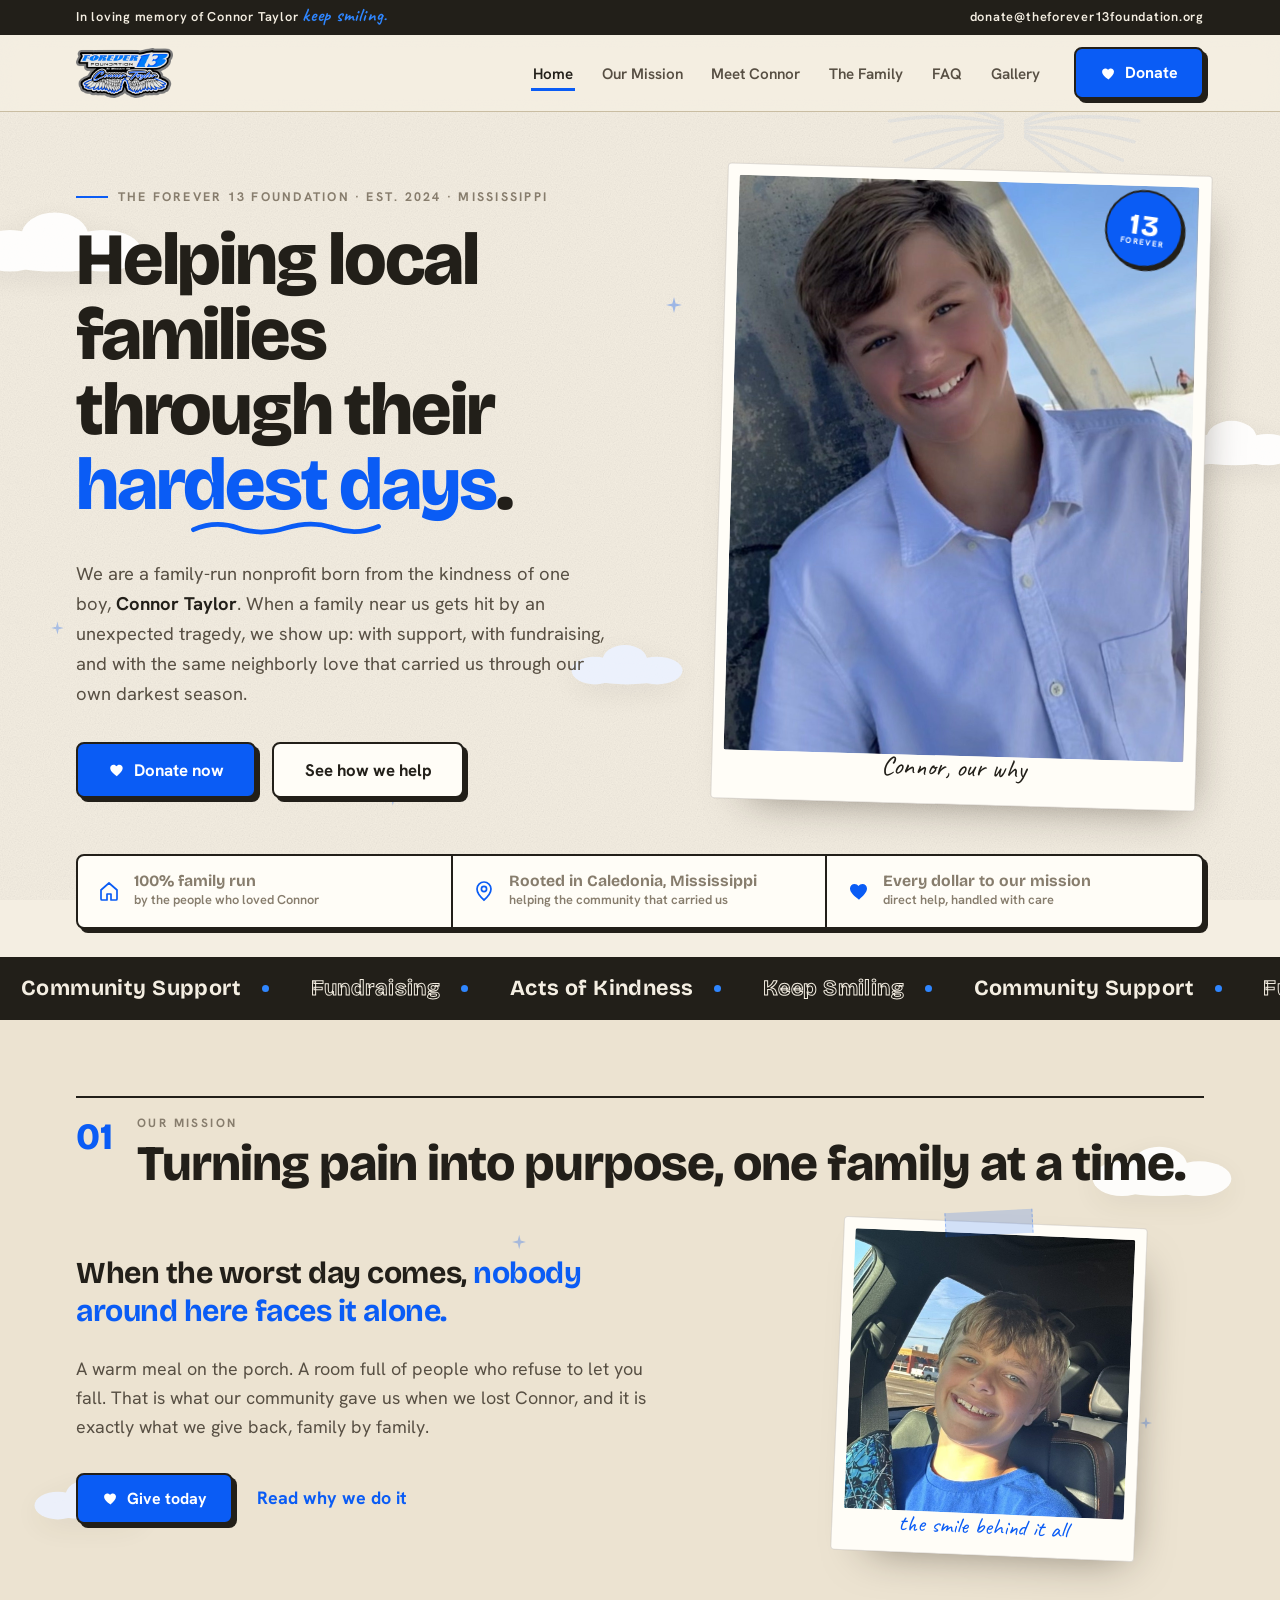
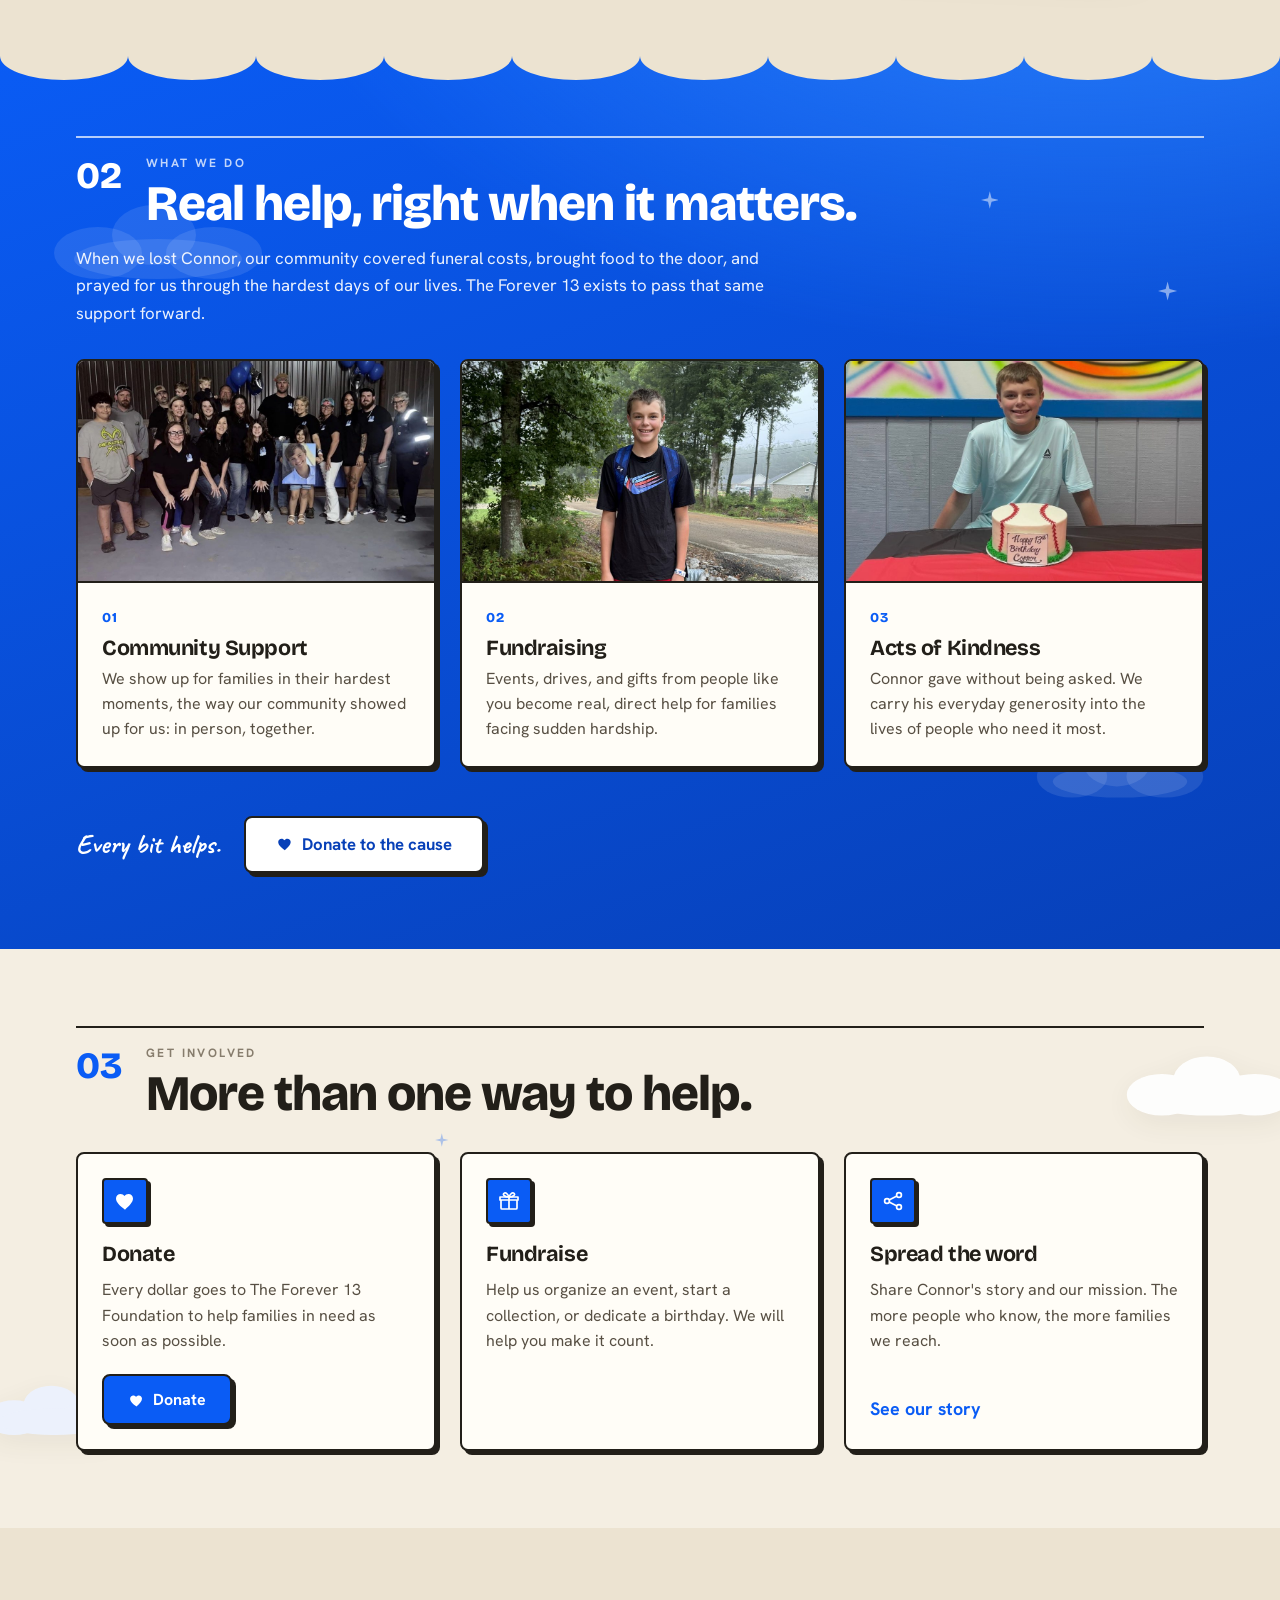
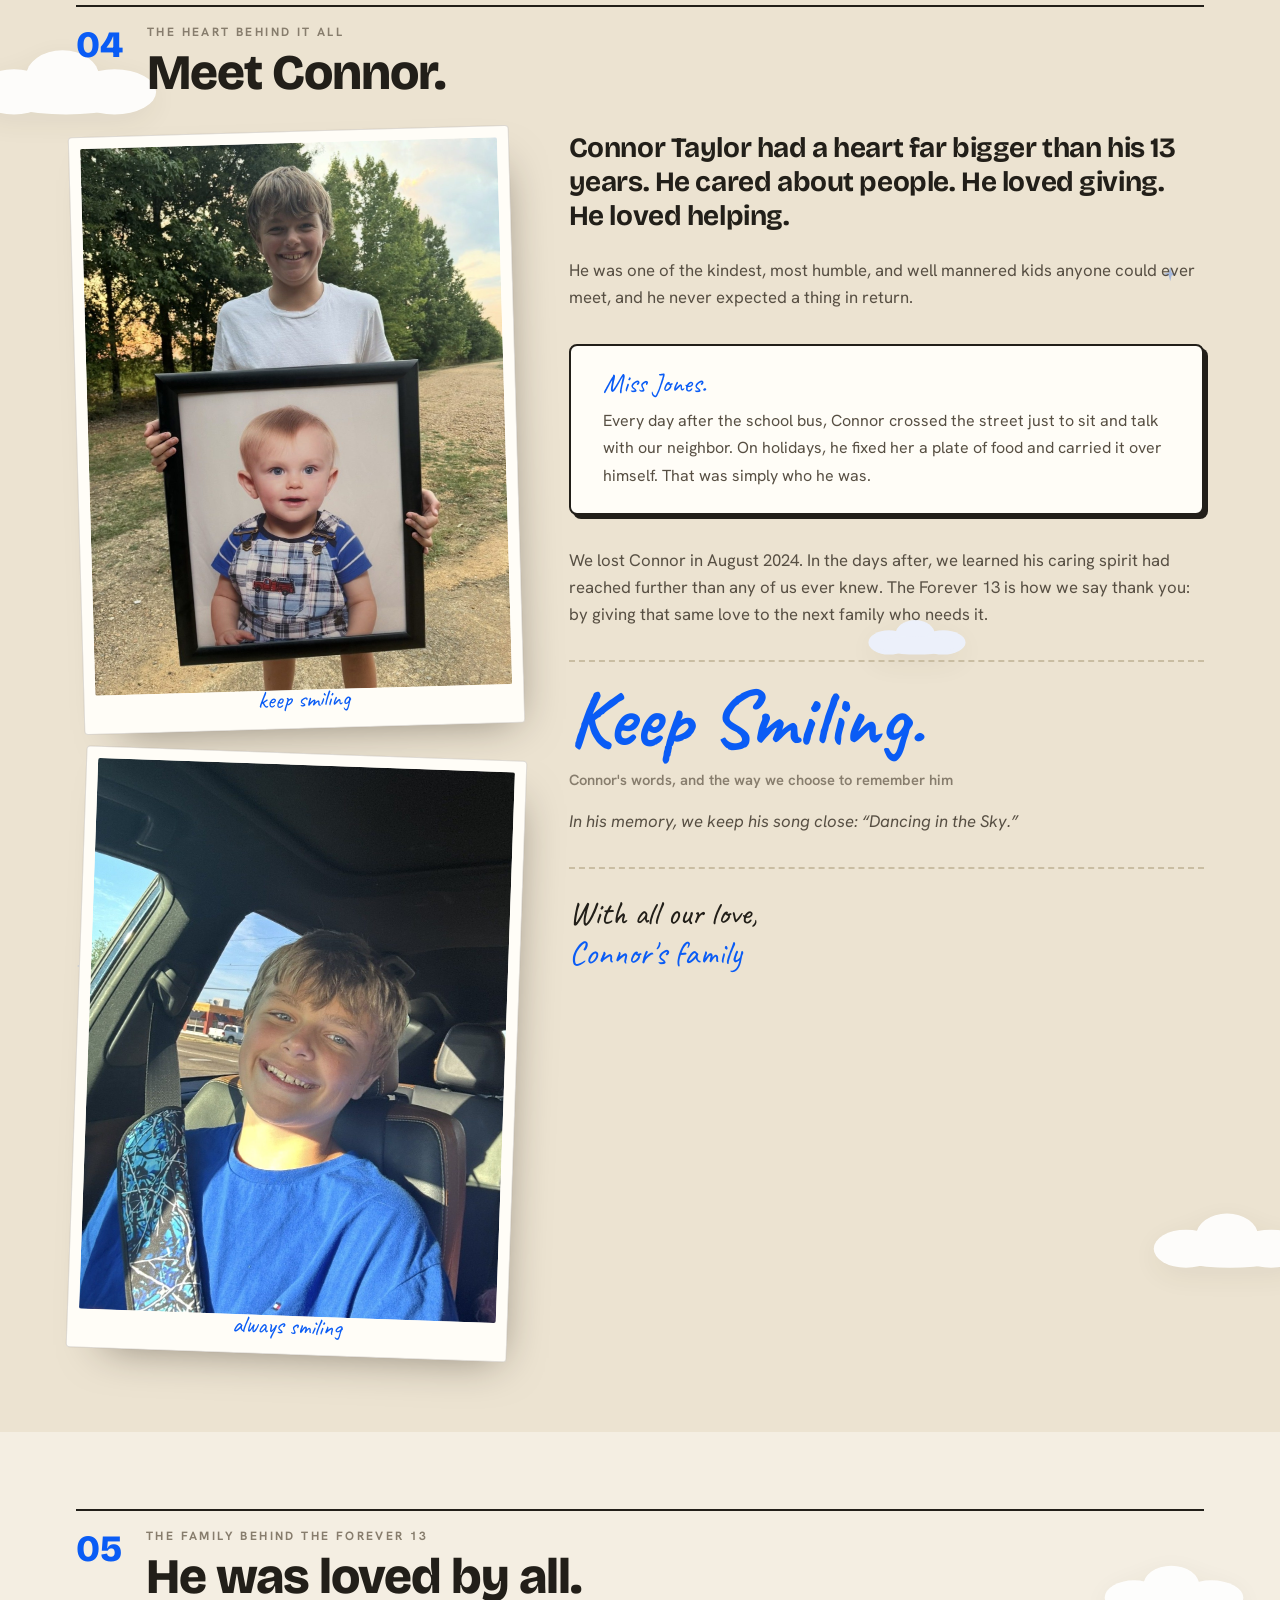
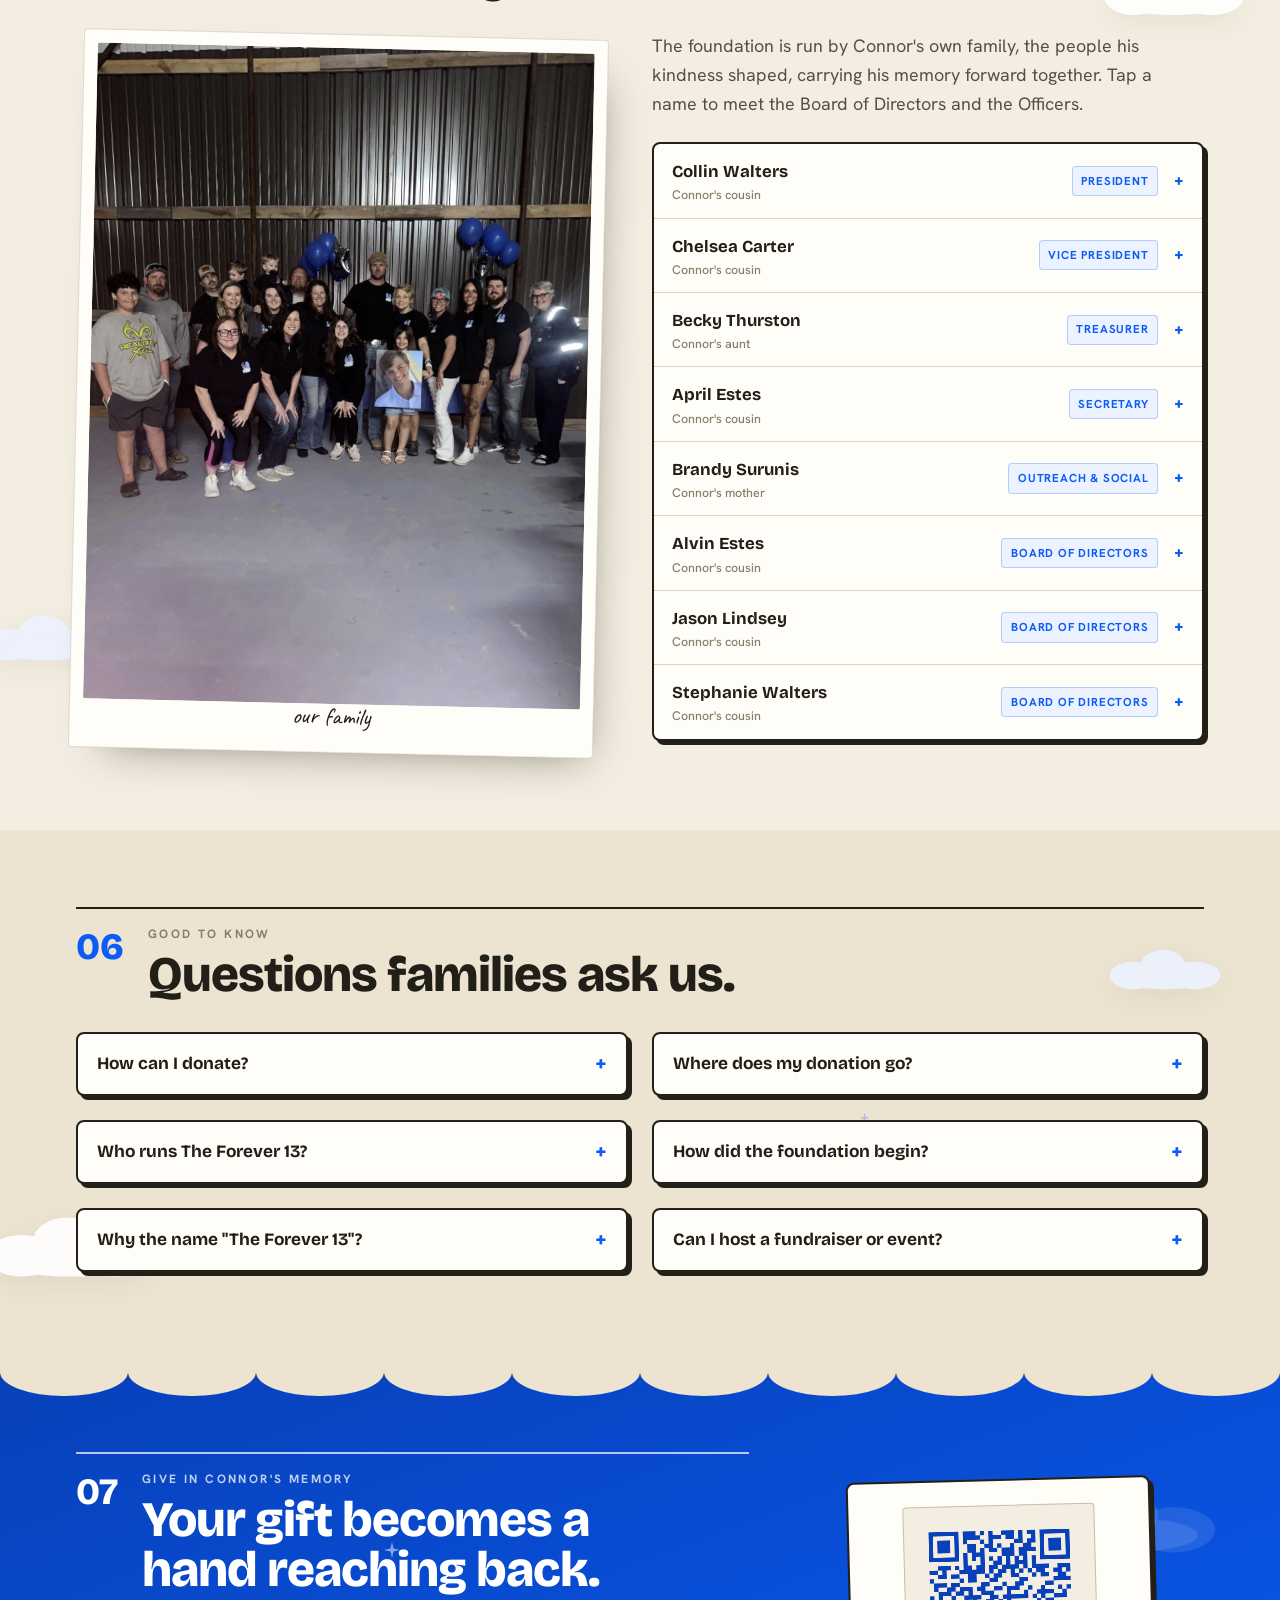
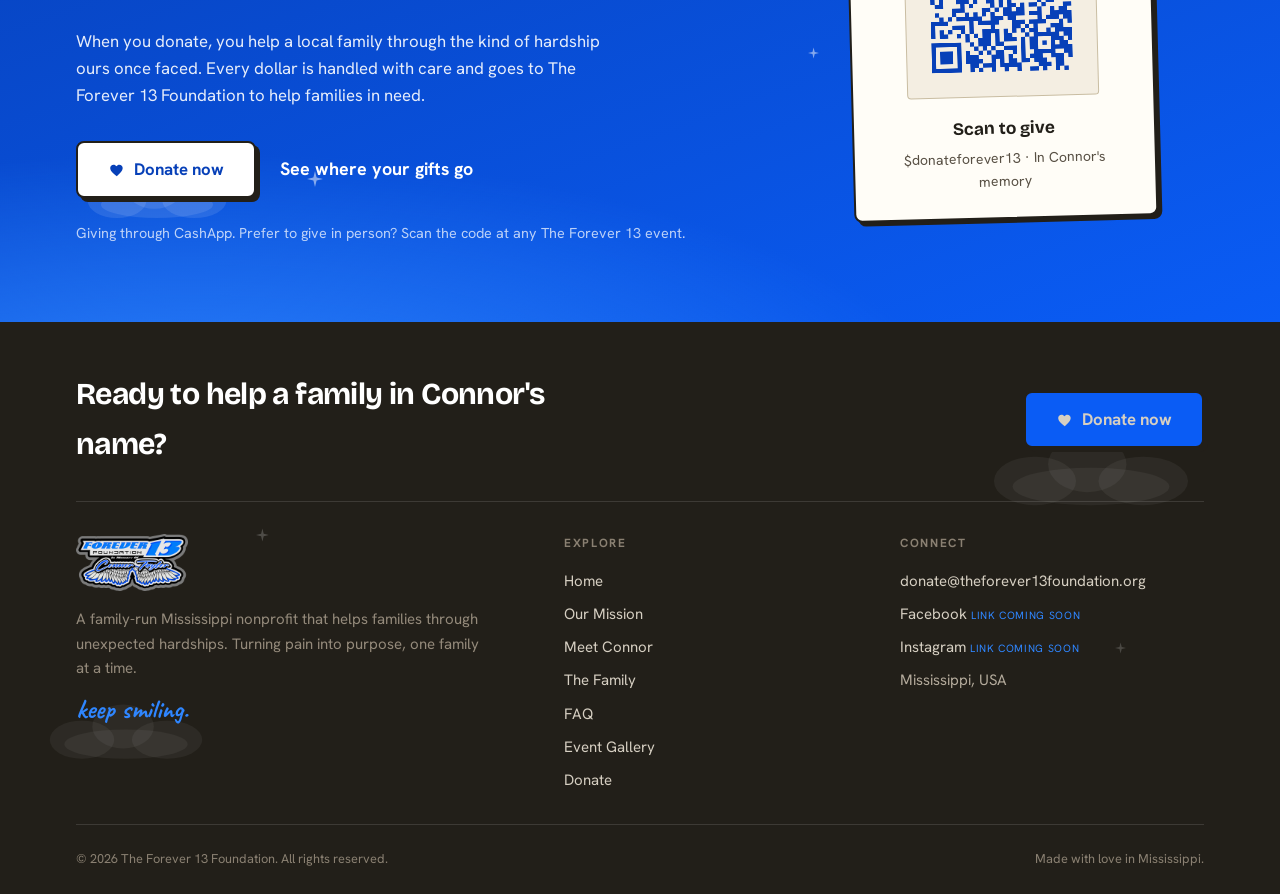
<file: index.html>
<!DOCTYPE html>
<html lang="en">
  <head>
    <meta charset="UTF-8" />
    <meta name="viewport" content="width=device-width, initial-scale=1.0" />
    <title>The Forever 13 Foundation | A Mississippi Nonprofit</title>
    <meta
      name="description"
      content="The Forever 13 Foundation is a family-run Mississippi nonprofit that helps local families through unexpected hardships with community support, fundraising, and acts of kindness. Founded in memory of Connor Taylor."
    />
    <meta name="theme-color" content="#0a5cf5" />
    <meta property="og:type" content="website" />
    <meta property="og:title" content="The Forever 13 Foundation | A Mississippi Nonprofit" />
    <meta property="og:description" content="Helping local families through their hardest days. Turning pain into purpose, one family at a time." />
    <meta property="og:image" content="assets/img/connor-hero.jpg" />
    <link rel="icon" type="image/png" sizes="512x512" href="assets/img/favicon.png" />
    <link rel="apple-touch-icon" href="assets/img/apple-touch-icon.png" />
    <link rel="preconnect" href="https://fonts.googleapis.com" />
    <link rel="preconnect" href="https://fonts.gstatic.com" crossorigin />
    <link
      href="https://fonts.googleapis.com/css2?family=Bricolage+Grotesque:opsz,wght@12..96,500;12..96,600;12..96,700;12..96,800&family=Caveat:wght@600;700&family=Hanken+Grotesk:wght@400;500;600;700&display=swap"
      rel="stylesheet"
    />
    <link rel="stylesheet" href="assets/css/styles.css" />
  </head>
  <body>
    <a class="skip-link" href="#main">Skip to content</a>

    <!-- =========================== SVG sprite =========================== -->
    <svg width="0" height="0" style="position: absolute" aria-hidden="true" focusable="false">
      <symbol id="wings" viewBox="0 0 260 130">
        <g fill="none" stroke="currentColor" stroke-width="3" stroke-linecap="round">
          <path d="M120 52 C96 40 66 36 30 40" /><path d="M120 55 C94 48 60 46 22 52" /><path d="M120 58 C96 56 62 60 26 70" /><path d="M120 61 C98 64 68 72 36 86" /><path d="M120 64 C100 72 76 84 50 100" /><path d="M120 66 C104 78 86 92 66 110" />
          <path d="M140 52 C164 40 194 36 230 40" /><path d="M140 55 C166 48 200 46 238 52" /><path d="M140 58 C164 56 198 60 234 70" /><path d="M140 61 C162 64 192 72 224 86" /><path d="M140 64 C160 72 184 84 210 100" /><path d="M140 66 C156 78 174 92 194 110" />
        </g>
      </symbol>
      <symbol id="cloud" viewBox="0 0 120 44">
        <g fill="currentColor">
          <ellipse cx="30" cy="30" rx="22" ry="13" />
          <ellipse cx="58" cy="21" rx="21" ry="15" />
          <ellipse cx="88" cy="30" rx="24" ry="13" />
          <ellipse cx="60" cy="33" rx="42" ry="10" />
        </g>
      </symbol>
      <symbol id="cloud-scallop" viewBox="0 0 1200 80">
        <path
          fill="currentColor"
          d="M0 40 a60 40 0 0 0 120 0 a60 40 0 0 0 120 0 a60 40 0 0 0 120 0 a60 40 0 0 0 120 0 a60 40 0 0 0 120 0 a60 40 0 0 0 120 0 a60 40 0 0 0 120 0 a60 40 0 0 0 120 0 a60 40 0 0 0 120 0 a60 40 0 0 0 120 0 L1200 0 L0 0 Z"
        />
      </symbol>
      <symbol id="i-heart" viewBox="0 0 24 24"><path fill="currentColor" d="M12 20.7C7.3 17.3 3 13.6 3 9.6 3 7 5 5 7.6 5c1.6 0 3 .8 3.9 2.1C12.4 5.8 13.8 5 15.4 5 18 5 20 7 20 9.6c0 4-4.3 7.7-8 11.1z" /></symbol>
      <symbol id="i-menu" viewBox="0 0 24 24"><path fill="none" stroke="currentColor" stroke-width="2" stroke-linecap="round" d="M4 7h16M4 12h16M4 17h16" /></symbol>
      <symbol id="i-close" viewBox="0 0 24 24"><path fill="none" stroke="currentColor" stroke-width="2" stroke-linecap="round" d="M6 6l12 12M18 6L6 18" /></symbol>
      <symbol id="i-left" viewBox="0 0 24 24"><path fill="none" stroke="currentColor" stroke-width="2" stroke-linecap="round" stroke-linejoin="round" d="M15 5l-7 7 7 7" /></symbol>
      <symbol id="i-right" viewBox="0 0 24 24"><path fill="none" stroke="currentColor" stroke-width="2" stroke-linecap="round" stroke-linejoin="round" d="M9 5l7 7-7 7" /></symbol>
      <symbol id="i-photo" viewBox="0 0 24 24"><rect x="3" y="5" width="18" height="14" rx="2" fill="none" stroke="currentColor" stroke-width="1.6" /><circle cx="8.5" cy="10" r="1.6" fill="currentColor" /><path fill="none" stroke="currentColor" stroke-width="1.6" stroke-linejoin="round" d="M4 17l5-4 4 3 3-2 4 3" /></symbol>
      <symbol id="i-qr" viewBox="0 0 24 24"><path fill="none" stroke="currentColor" stroke-width="1.6" d="M4 4h6v6H4zM14 4h6v6h-6zM4 14h6v6H4z" /><path fill="currentColor" d="M14 14h2v2h-2zM18 14h2v2h-2zM16 16h2v2h-2zM14 18h2v2h-2zM18 18h2v2h-2z" /></symbol>
      <symbol id="i-gift" viewBox="0 0 24 24"><path fill="none" stroke="currentColor" stroke-width="1.7" stroke-linejoin="round" d="M4 11h16v8a1 1 0 0 1-1 1H5a1 1 0 0 1-1-1zM3 8h18v3H3zM12 8v12" /><path fill="none" stroke="currentColor" stroke-width="1.7" d="M12 8S10 3 7.5 4C5 5 7 8 12 8zM12 8s2-5 4.5-4C19 5 17 8 12 8z" /></symbol>
      <symbol id="i-share" viewBox="0 0 24 24"><g fill="none" stroke="currentColor" stroke-width="1.7"><circle cx="6" cy="12" r="2.4" /><circle cx="18" cy="6" r="2.4" /><circle cx="18" cy="18" r="2.4" /><path d="M8.1 10.9l7.8-3.8M8.1 13.1l7.8 3.8" /></g></symbol>
      <symbol id="i-pin" viewBox="0 0 24 24"><path fill="none" stroke="currentColor" stroke-width="1.7" d="M12 21s-7-6.1-7-11a7 7 0 0 1 14 0c0 4.9-7 11-7 11z" /><circle cx="12" cy="10" r="2.6" fill="none" stroke="currentColor" stroke-width="1.7" /></symbol>
      <symbol id="spark" viewBox="0 0 24 24"><path fill="currentColor" d="M12 0 L14.4 9.6 L24 12 L14.4 14.4 L12 24 L9.6 14.4 L0 12 L9.6 9.6 Z" /></symbol>
      <symbol id="i-home" viewBox="0 0 24 24"><path fill="none" stroke="currentColor" stroke-width="1.7" stroke-linejoin="round" d="M4 11l8-7 8 7v9a1 1 0 0 1-1 1h-5v-6h-4v6H5a1 1 0 0 1-1-1z" /></symbol>
    </svg>

    <!-- ============================== Topbar ============================ -->
    <div class="topbar">
      <div class="container topbar__inner">
        <span>In loving memory of Connor Taylor <span class="script">keep smiling.</span></span>
        <span class="topbar__right"><a href="mailto:donate@theforever13foundation.org">donate@theforever13foundation.org</a></span>
      </div>
    </div>

    <!-- ============================== Header ============================= -->
    <header class="site-header">
      <div class="container site-header__inner">
        <a class="brand" href="index.html" aria-label="The Forever 13 Foundation home">
          <img src="assets/img/logo.png" alt="The Forever 13 Foundation, in memory of Connor Taylor" />
        </a>
        <nav class="nav" data-nav aria-label="Primary">
          <ul class="nav__links">
            <li><a href="index.html" aria-current="page">Home</a></li>
            <li><a href="mission/">Our Mission</a></li>
            <li><a href="connor/">Meet Connor</a></li>
            <li><a href="#family">The Family</a></li>
            <li><a href="#faq">FAQ</a></li>
            <li><a href="gallery.html">Gallery</a></li>
          </ul>
          <a class="btn" data-donate href="#give">
            <svg class="heartbeat" aria-hidden="true"><use href="#i-heart" /></svg>Donate
          </a>
          <button class="nav__toggle" data-nav-toggle aria-label="Menu" aria-expanded="false">
            <svg aria-hidden="true"><use href="#i-menu" /></svg>
          </button>
        </nav>
      </div>
    </header>

    <main id="main">
      <!-- =============================== Hero ============================ -->
      <section class="hero">
        <svg class="hero__watermark" data-parallax aria-hidden="true"><use href="#wings" /></svg>
        <svg class="cloud" style="top: 6%; left: -3%; width: 12rem; --dur: 30s" aria-hidden="true"><use href="#cloud" /></svg>
        <svg class="cloud cloud--tint" style="bottom: 26%; left: 44%; width: 8rem; --dur: 24s; --del: -8s" aria-hidden="true"><use href="#cloud" /></svg>
        <svg class="cloud" style="top: 30%; right: -2%; width: 9rem; --dur: 27s; --del: -5s" aria-hidden="true"><use href="#cloud" /></svg>
        <svg class="spark" style="top: 14%; left: 52%; width: 1rem; color: var(--blue); opacity: 0.35; --tdel: -1s; --sx: 18px; --sy: -22px" aria-hidden="true"><use href="#spark" /></svg>
        <svg class="spark" style="bottom: 30%; left: 4%; width: 0.8rem; color: var(--blue); opacity: 0.3; --tdel: -2.5s; --sx: -14px; --sy: -16px" aria-hidden="true"><use href="#spark" /></svg>
        <svg class="spark" style="top: 48%; right: 6%; width: 0.7rem; color: var(--blue); opacity: 0.3; --tdel: -4s; --sdur: 11s; --sy: -26px" aria-hidden="true"><use href="#spark" /></svg>
        <svg class="spark" style="bottom: 10%; left: 30%; width: 1.1rem; color: var(--blue); opacity: 0.25; --tdel: -1.2s; --sdur: 8s; --sx: 20px" aria-hidden="true"><use href="#spark" /></svg>
        <div class="container">
          <div class="hero__grid">
            <div class="hero__content">
              <p class="hero__eyebrow">The Forever 13 Foundation &middot; Est. 2024 &middot; Mississippi</p>
              <h1 class="hero__title">
                Helping local families through their <span class="u">hardest days</span>.
              </h1>
              <p class="hero__copy">
                We are a family-run nonprofit born from the kindness of one boy,
                <b>Connor Taylor</b>. When a family near us gets hit by an
                unexpected tragedy, we show up: with support, with fundraising,
                and with the same neighborly love that carried us through our
                own darkest season.
              </p>
              <div class="hero__actions">
                <a class="btn btn--lg" data-donate href="#give">
                  <svg class="heartbeat" aria-hidden="true"><use href="#i-heart" /></svg>
                  Donate now
                </a>
                <a class="btn btn--paper btn--lg" href="#dowork">See how we help</a>
              </div>
            </div>

            <div class="hero__photo">
              <figure>
                <div class="frame-img">
                  <img
                    src="assets/img/connor-hero.jpg"
                    alt="Connor Taylor smiling on the beach"
                    width="1179"
                    height="1474"
                  />
                </div>
                <figcaption>Connor, our why</figcaption>
              </figure>
              <div class="hero__sticker" aria-hidden="true">
                <span><b>13</b>forever</span>
              </div>
            </div>
          </div>

          <div class="factbar">
            <div class="fact">
              <svg aria-hidden="true"><use href="#i-home" /></svg>
              <span><b>100% family run</b><span>by the people who loved Connor</span></span>
            </div>
            <div class="fact">
              <svg aria-hidden="true"><use href="#i-pin" /></svg>
              <span><b>Rooted in Caledonia, Mississippi</b><span>helping the community that carried us</span></span>
            </div>
            <div class="fact">
              <svg aria-hidden="true"><use href="#i-heart" /></svg>
              <span><b>Every dollar to our mission</b><span>direct help, handled with care</span></span>
            </div>
          </div>
        </div>
      </section>
      <span data-hero-end aria-hidden="true"></span>

      <!-- ============================= Marquee ========================== -->
      <div class="marquee" aria-hidden="true">
        <div class="marquee__track">
          <span>Community Support</span><span class="alt">Fundraising</span><span>Acts of Kindness</span><span class="alt">Keep Smiling</span><span>Community Support</span><span class="alt">Fundraising</span><span>Acts of Kindness</span><span class="alt">Keep Smiling</span><span>Community Support</span><span class="alt">Fundraising</span><span>Acts of Kindness</span><span class="alt">Keep Smiling</span>
          <span>Community Support</span><span class="alt">Fundraising</span><span>Acts of Kindness</span><span class="alt">Keep Smiling</span><span>Community Support</span><span class="alt">Fundraising</span><span>Acts of Kindness</span><span class="alt">Keep Smiling</span><span>Community Support</span><span class="alt">Fundraising</span><span>Acts of Kindness</span><span class="alt">Keep Smiling</span>
        </div>
      </div>

      <!-- ============================= Mission ========================== -->
      <section class="section mission">
        <svg class="cloud" style="top: 12%; right: 3%; width: 10rem; --dur: 28s" aria-hidden="true"><use href="#cloud" /></svg>
        <svg class="cloud cloud--tint" style="bottom: 10%; left: 2%; width: 8rem; --dur: 23s; --del: -7s" aria-hidden="true"><use href="#cloud" /></svg>
        <svg class="spark" style="top: 24%; left: 40%; width: 0.9rem; color: var(--blue); opacity: 0.3; --tdel: -3s; --sx: 18px; --sy: -14px" aria-hidden="true"><use href="#spark" /></svg>
        <svg class="spark" style="bottom: 22%; right: 10%; width: 0.75rem; color: var(--blue); opacity: 0.28; --tdel: -1.6s; --sdur: 10s; --sx: -16px; --sy: -22px" aria-hidden="true"><use href="#spark" /></svg>
        <div class="container">
          <header class="sec-head sa">
            <span class="sec-index">01</span>
            <div>
              <p class="sec-label">Our mission</p>
              <h2>Turning pain into purpose, one family at a time.</h2>
            </div>
          </header>
          <div class="mission__grid">
            <div>
              <p class="mission__statement sa">
                When the worst day comes, <em>nobody around here faces it alone.</em>
              </p>
              <p class="mission__copy sa">
                A warm meal on the porch. A room full of people who refuse to let
                you fall. That is what our community gave us when we lost
                Connor, and it is exactly what we give back, family by family.
              </p>
              <div class="mission__actions sa">
                <a class="btn" data-donate href="#give">
                  <svg class="heartbeat" aria-hidden="true"><use href="#i-heart" /></svg>
                  Give today
                </a>
                <a class="textlink" href="#connor">Read why we do it</a>
              </div>
            </div>
            <div class="mission__photo floaty sa-pop">
              <span class="tape" aria-hidden="true"></span>
              <figure>
                <div class="frame-img">
                  <img
                    src="assets/img/mission-smile.jpg"
                    alt="Connor Taylor smiling in the sunshine"
                    width="900"
                    height="900"
                    loading="lazy"
                  />
                </div>
                <figcaption>the smile behind it all</figcaption>
              </figure>
            </div>
          </div>
        </div>
      </section>

      <!-- =========================== What we do ========================= -->
      <section class="section dowork on-blue" id="dowork">
        <svg class="cloud-edge cloud-edge--alt" viewBox="0 0 1200 80" preserveAspectRatio="none" aria-hidden="true"><use href="#cloud-scallop" /></svg>
        <svg class="dowork__wm" aria-hidden="true"><use href="#wings" /></svg>
        <svg class="cloud cloud--ghost" style="top: 14%; left: 3%; width: 15rem; --dur: 34s" aria-hidden="true"><use href="#cloud" /></svg>
        <svg class="cloud cloud--ghost" style="bottom: 12%; right: 5%; width: 12rem; --dur: 26s; --del: -12s" aria-hidden="true"><use href="#cloud" /></svg>
        <svg class="cloud cloud--ghost" style="top: 46%; left: 40%; width: 9rem; --dur: 22s; --del: -6s" aria-hidden="true"><use href="#cloud" /></svg>
        <svg class="spark" style="top: 10%; right: 22%; width: 1.1rem; --tdel: -1.4s; --sx: -20px; --sy: -18px" aria-hidden="true"><use href="#spark" /></svg>
        <svg class="spark" style="top: 60%; left: 8%; width: 0.85rem; --tdel: -3.2s; --sdur: 10s; --sx: 16px; --sy: -24px" aria-hidden="true"><use href="#spark" /></svg>
        <svg class="spark" style="bottom: 14%; right: 40%; width: 0.9rem; --tdel: -2s; --sx: 18px; --sy: -18px" aria-hidden="true"><use href="#spark" /></svg>
        <svg class="spark" style="top: 30%; left: 22%; width: 0.7rem; --tdel: -0.8s; --sdur: 12s; --sx: -20px; --sy: -14px" aria-hidden="true"><use href="#spark" /></svg>
        <svg class="spark" style="top: 20%; right: 8%; width: 1.2rem; --tdel: -3.6s; --sdur: 8s; --sy: -28px" aria-hidden="true"><use href="#spark" /></svg>
        <svg class="spark" style="bottom: 34%; left: 46%; width: 0.8rem; --tdel: -5s; --sdur: 10s; --sx: 22px; --sy: -10px" aria-hidden="true"><use href="#spark" /></svg>
        <div class="container">
          <header class="sec-head sa">
            <span class="sec-index">02</span>
            <div>
              <p class="sec-label">What we do</p>
              <h2>Real help, right when it matters.</h2>
            </div>
          </header>
          <p class="dowork__intro sa">
            When we lost Connor, our community covered funeral costs, brought
            food to the door, and prayed for us through the hardest days of our
            lives. The Forever 13 exists to pass that same support forward.
          </p>
          <div class="pillars">
            <article class="pillar sa">
              <div class="pillar__img">
                <img src="assets/img/community.jpg" alt="The Forever 13 community gathered together at an event" width="1100" height="718" loading="lazy" />
              </div>
              <div class="pillar__body">
                <span class="pillar__num">01</span>
                <h3>Community Support</h3>
                <p>We show up for families in their hardest moments, the way our community showed up for us: in person, together.</p>
              </div>
            </article>
            <article class="pillar sa" style="animation-range: entry 0% entry 65%">
              <div class="pillar__img">
                <img src="assets/img/pillar-fundraising.jpg" alt="Connor smiling outdoors with his backpack on" width="1000" height="628" loading="lazy" />
              </div>
              <div class="pillar__body">
                <span class="pillar__num">02</span>
                <h3>Fundraising</h3>
                <p>Events, drives, and gifts from people like you become real, direct help for families facing sudden hardship.</p>
              </div>
            </article>
            <article class="pillar sa" style="animation-range: entry 0% entry 75%">
              <div class="pillar__img">
                <img src="assets/img/pillar-kindness.jpg" alt="Connor at his 13th birthday with a baseball cake" width="1000" height="625" loading="lazy" />
              </div>
              <div class="pillar__body">
                <span class="pillar__num">03</span>
                <h3>Acts of Kindness</h3>
                <p>Connor gave without being asked. We carry his everyday generosity into the lives of people who need it most.</p>
              </div>
            </article>
          </div>
          <div class="dowork__cta">
            <p class="script">Every bit helps.</p>
            <a class="btn btn--white btn--lg" data-donate href="#give">
              <svg class="heartbeat" aria-hidden="true"><use href="#i-heart" /></svg>
              Donate to the cause
            </a>
          </div>
        </div>
      </section>

      <!-- ========================== Get involved ======================== -->
      <section class="section involve" id="involve">
        <svg class="cloud" style="top: 10%; right: -2%; width: 12rem; --dur: 30s" aria-hidden="true"><use href="#cloud" /></svg>
        <svg class="cloud cloud--tint" style="bottom: 8%; left: -2%; width: 10rem; --dur: 25s; --del: -11s" aria-hidden="true"><use href="#cloud" /></svg>
        <svg class="spark" style="top: 20%; left: 34%; width: 0.85rem; color: var(--blue); opacity: 0.3; --tdel: -2.4s; --sx: 16px; --sy: -18px" aria-hidden="true"><use href="#spark" /></svg>
        <svg class="spark" style="bottom: 18%; right: 6%; width: 0.7rem; color: var(--blue); opacity: 0.28; --tdel: -4.2s; --sdur: 11s; --sx: -18px; --sy: -14px" aria-hidden="true"><use href="#spark" /></svg>
        <div class="container">
          <header class="sec-head sa">
            <span class="sec-index">03</span>
            <div>
              <p class="sec-label">Get involved</p>
              <h2>More than one way to help.</h2>
            </div>
          </header>
          <div class="involve__grid">
            <article class="help sa">
              <span class="help__icon"><svg aria-hidden="true"><use href="#i-heart" /></svg></span>
              <h3>Donate</h3>
              <p>Every dollar goes to The Forever 13 Foundation to help families in need as soon as possible.</p>
              <a class="btn" data-donate href="#give">
                <svg class="heartbeat" aria-hidden="true"><use href="#i-heart" /></svg>
                Donate
              </a>
            </article>
            <article class="help sa" style="animation-range: entry 0% entry 65%">
              <span class="help__icon"><svg aria-hidden="true"><use href="#i-gift" /></svg></span>
              <h3>Fundraise</h3>
              <p>Help us organize an event, start a collection, or dedicate a birthday. We will help you make it count.</p>
            </article>
            <article class="help sa" style="animation-range: entry 0% entry 75%">
              <span class="help__icon"><svg aria-hidden="true"><use href="#i-share" /></svg></span>
              <h3>Spread the word</h3>
              <p>Share Connor's story and our mission. The more people who know, the more families we reach.</p>
              <a class="textlink" href="gallery.html">See our story</a>
            </article>
          </div>
        </div>
      </section>

      <!-- ============================== Connor ========================== -->
      <section class="section connor" id="connor">
        <svg class="cloud" style="top: 5%; left: -3%; width: 13rem; --dur: 32s" aria-hidden="true"><use href="#cloud" /></svg>
        <svg class="cloud" style="bottom: 8%; right: -3%; width: 11rem; --dur: 26s; --del: -9s" aria-hidden="true"><use href="#cloud" /></svg>
        <svg class="cloud cloud--tint" style="top: 42%; right: 24%; width: 7rem; --dur: 21s; --del: -4s" aria-hidden="true"><use href="#cloud" /></svg>
        <svg class="spark" style="top: 18%; right: 8%; width: 0.9rem; color: var(--blue); opacity: 0.3; --tdel: -2.2s; --sx: -16px; --sy: -20px" aria-hidden="true"><use href="#spark" /></svg>
        <svg class="spark" style="bottom: 26%; left: 6%; width: 0.75rem; color: var(--blue); opacity: 0.28; --tdel: -1s; --sdur: 10s; --sx: 18px; --sy: -12px" aria-hidden="true"><use href="#spark" /></svg>
        <div class="container">
          <header class="sec-head sa">
            <span class="sec-index">04</span>
            <div>
              <p class="sec-label">The heart behind it all</p>
              <h2>Meet Connor.</h2>
            </div>
          </header>
          <div class="connor__grid">
            <div class="connor__media">
              <figure class="photo-mat photo-mat--a sa-photo">
                <div class="frame-img">
                  <img src="assets/img/connor-memory.jpg" alt="Connor holding a framed photo of himself as a toddler" width="1179" height="1545" loading="lazy" />
                </div>
                <figcaption>keep smiling</figcaption>
              </figure>
              <figure class="photo-mat photo-mat--b sa-photo">
                <div class="frame-img">
                  <img src="assets/img/connor-smile.jpg" alt="Connor Taylor grinning in the car" width="1179" height="1557" loading="lazy" />
                </div>
                <figcaption>always smiling</figcaption>
              </figure>
            </div>
            <div class="connor__body">
              <p class="lead sa">
                Connor Taylor had a heart far bigger than his 13 years. He cared
                about people. He loved giving. He loved helping.
              </p>
              <p class="sa">
                He was one of the kindest, most humble, and well mannered kids
                anyone could ever meet, and he never expected a thing in return.
              </p>

              <div class="memory-note sa">
                <span class="label">Miss Jones.</span>
                <p>
                  Every day after the school bus, Connor crossed the street just
                  to sit and talk with our neighbor. On holidays, he fixed her a
                  plate of food and carried it over himself. That was simply who
                  he was.
                </p>
              </div>

              <p class="sa">
                We lost Connor in August 2024. In the days after, we learned his
                caring spirit had reached further than any of us ever knew.
                The Forever 13 is how we say thank you: by giving that same love to
                the next family who needs it.
              </p>

              <div class="connor__quote sa">
                <p class="big">Keep&nbsp;Smiling.</p>
                <cite>Connor's words, and the way we choose to remember him</cite>
              </div>
              <p class="connor__song sa">
                In his memory, we keep his song close: <em>“Dancing in the Sky.”</em>
              </p>

              <div class="signoff sa">
                <p>With all our love,<br /><span class="sig">Connor's family</span></p>
              </div>
            </div>
          </div>
        </div>
      </section>

      <!-- ============================== Family ========================== -->
      <section class="section family" id="family">
        <svg class="cloud" style="top: 8%; right: 2%; width: 10rem; --dur: 28s" aria-hidden="true"><use href="#cloud" /></svg>
        <svg class="cloud cloud--tint" style="bottom: 12%; left: -2%; width: 9rem; --dur: 24s; --del: -8s" aria-hidden="true"><use href="#cloud" /></svg>
        <svg class="spark" style="top: 16%; left: 44%; width: 0.8rem; color: var(--blue); opacity: 0.3; --tdel: -3.2s; --sx: 14px; --sy: -18px" aria-hidden="true"><use href="#spark" /></svg>
        <svg class="spark" style="bottom: 14%; right: 20%; width: 0.7rem; color: var(--blue); opacity: 0.26; --tdel: -1.4s; --sdur: 12s; --sx: -16px; --sy: -16px" aria-hidden="true"><use href="#spark" /></svg>
        <div class="container">
          <header class="sec-head sa">
            <span class="sec-index">05</span>
            <div>
              <p class="sec-label">The family behind The Forever 13</p>
              <h2>He was loved by all.</h2>
            </div>
          </header>
          <div class="family__grid">
            <figure class="family__photo sa-photo">
              <div class="frame-img">
                <img src="assets/img/family-event.jpg" alt="The Forever 13 family together at an event, holding Connor's portrait" width="1179" height="1554" loading="lazy" />
              </div>
              <figcaption>our family</figcaption>
            </figure>
            <div class="family__intro">
              <p class="sa">
                The foundation is run by Connor's own family, the people his
                kindness shaped, carrying his memory forward together. Tap a
                name to meet the Board of Directors and the Officers.
              </p>
              <!-- NOTE: the team doc lists the VP as "Chelsea Carter" in its heading and
                   "Chelsea Williams" in her bio. Confirm the surname before launch; the
                   bio below uses her first name only so it is accurate either way. -->
              <div class="roster sa">
                <details class="roster__item">
                  <summary class="roster__row"><span><b>Collin Walters</b><span class="who">Connor's cousin</span></span><span class="role">President</span></summary>
                  <p class="roster__bio">Collin is the President of The Forever 13 Foundation, established to give back to the community that supported his family after the tragic loss of his 13-year-old cousin, Connor. A dedicated local business owner, husband to Stephanie, and father of two, Collin leads the foundation to turn a family tragedy into a lasting legacy of hope. He pours his gratitude into helping other local families and keeping his cousin's memory alive.</p>
                </details>
                <details class="roster__item">
                  <summary class="roster__row"><span><b>Chelsea Carter</b><span class="who">Connor's cousin</span></span><span class="role">Vice President</span></summary>
                  <p class="roster__bio">Chelsea serves as the Vice President, driven by her deep love for her younger cousin, Connor. As his older cousin, she channels her grief into building a supportive community legacy that honors his beautiful life. Chelsea is also a dedicated wife who works closely with her family to ensure that no one walks through tragedy alone.</p>
                </details>
                <details class="roster__item">
                  <summary class="roster__row"><span><b>Becky Thurston</b><span class="who">Connor's aunt</span></span><span class="role">Treasurer</span></summary>
                  <p class="roster__bio">Becky serves as the Treasurer, driven by her deep love for her nephew, Connor, and a fierce dedication to honoring his memory. As his aunt, she ensures that every single dollar donated to the organization is managed with absolute integrity and directed toward a good cause. Becky is also a devoted wife and mother who pours her heart into giving back to the community that stood by her family.</p>
                </details>
                <details class="roster__item">
                  <summary class="roster__row"><span><b>April Estes</b><span class="who">Connor's cousin</span></span><span class="role">Secretary</span></summary>
                  <p class="roster__bio">April serves as the Secretary, bringing both her professional diligence and deep love as Connor's cousin to the role. She is responsible for capturing every detail of the organization's meetings and minutes, ensuring the foundation runs smoothly and purposefully. Driven by her bond with her cousin, April is dedicated to preserving his legacy and helping the community that fiercely supported her family.</p>
                </details>
                <details class="roster__item">
                  <summary class="roster__row"><span><b>Brandy Surunis</b><span class="who">Connor's mother</span></span><span class="role">Outreach &amp; Social</span></summary>
                  <p class="roster__bio">Brandy serves as the Outreach and Social Media Representative, bringing a mother's profound love and dedication to the heart of the organization. As Connor's mother, she pours her entire soul into reaching as many people as possible, securing the donations needed to support local families facing sudden tragedy. Brandy transforms her personal loss into an unstoppable mission of empathy, ensuring that the same community care that carried her family is extended to others in their most difficult moments.</p>
                </details>
                <details class="roster__item">
                  <summary class="roster__row"><span><b>Alvin Estes</b><span class="who">Connor's cousin</span></span><span class="role">Board of Directors</span></summary>
                  <p class="roster__bio">Alvin serves as a vital member of the Board of Directors, bringing his deep commitment to Connor's memory as his cousin. He works hands-on across all aspects of the foundation to ensure the organization stays true to its mission of community support.</p>
                </details>
                <details class="roster__item">
                  <summary class="roster__row"><span><b>Jason Lindsey</b><span class="who">Connor's cousin</span></span><span class="role">Board of Directors</span></summary>
                  <p class="roster__bio">Jason is a dedicated Board Member who actively assists with all aspects of the foundation out of deep love for his cousin, Connor. His versatile support in planning and operations helps the organization grow and effectively deliver aid to families experiencing tragedy.</p>
                </details>
                <details class="roster__item">
                  <summary class="roster__row"><span><b>Stephanie Walters</b><span class="who">Connor's cousin</span></span><span class="role">Board of Directors</span></summary>
                  <p class="roster__bio">Stephanie serves on the Board of Directors, pouring her heart into every aspect of the foundation's daily operations and strategic planning. As a supportive cousin, wife to Collin, and mother, she is deeply committed to nurturing the community that uplifted her own family.</p>
                </details>
              </div>
            </div>
          </div>
        </div>
      </section>

      <!-- ================================ FAQ =========================== -->
      <section class="section faq" id="faq">
        <svg class="cloud" style="bottom: 6%; left: -2%; width: 12rem; --dur: 30s" aria-hidden="true"><use href="#cloud" /></svg>
        <svg class="cloud cloud--tint" style="top: 12%; right: 4%; width: 8rem; --dur: 22s; --del: -6s" aria-hidden="true"><use href="#cloud" /></svg>
        <svg class="spark" style="top: 26%; left: 8%; width: 0.8rem; color: var(--blue); opacity: 0.3; --tdel: -2.8s; --sx: 16px; --sy: -14px" aria-hidden="true"><use href="#spark" /></svg>
        <svg class="spark" style="bottom: 30%; right: 32%; width: 0.7rem; color: var(--blue); opacity: 0.26; --tdel: -4.6s; --sdur: 9s; --sx: -14px; --sy: -20px" aria-hidden="true"><use href="#spark" /></svg>
        <div class="container">
          <header class="sec-head sa">
            <span class="sec-index">06</span>
            <div>
              <p class="sec-label">Good to know</p>
              <h2>Questions families ask us.</h2>
            </div>
          </header>
          <div class="faq__grid">
            <details class="qa sa">
              <summary>How can I donate?</summary>
              <p>
                Tap any Donate button on this site to give through CashApp, or
                scan our QR code at any The Forever 13 event. Every gift,
                of any size, helps a local family.
              </p>
            </details>
            <details class="qa sa">
              <summary>Where does my donation go?</summary>
              <p>
                Straight to families in our community facing sudden, unexpected
                hardship. Funds are managed with absolute care by our treasurer
                and the family board.
              </p>
            </details>
            <details class="qa sa">
              <summary>Who runs The Forever 13?</summary>
              <p>Connor's own family.</p>
            </details>
            <details class="qa sa">
              <summary>How did the foundation begin?</summary>
              <p>
                We lost Connor in August 2024, when he was 13. Our community
                covered costs, brought meals, and carried us through. The Forever 13
                was founded to pass that same support forward.
              </p>
            </details>
            <details class="qa sa">
              <summary>Why the name "The Forever 13"?</summary>
              <p>
                The "Forever" and "13" in our logo symbolize our commitment to
                carrying on the 13-year legacy Connor created, and to ensuring
                that his impact continues forever. The wings are to portray that
                we know he is an angel because although he has passed, he still
                strongly impacts our day-to-day lives.
              </p>
            </details>
            <details class="qa sa">
              <summary>Can I host a fundraiser or event?</summary>
              <p>
                Absolutely. Reach out through our email or socials and we will
                help you plan it, promote it, and make it count for a family in
                need.
              </p>
            </details>
          </div>
        </div>
      </section>

      <!-- =============================== Give =========================== -->
      <section class="section give on-blue" id="give">
        <svg class="cloud-edge cloud-edge--alt" viewBox="0 0 1200 80" preserveAspectRatio="none" aria-hidden="true"><use href="#cloud-scallop" /></svg>
        <svg class="give__wm" aria-hidden="true"><use href="#wings" /></svg>
        <svg class="cloud cloud--ghost" style="top: 16%; right: 4%; width: 13rem; --dur: 30s" aria-hidden="true"><use href="#cloud" /></svg>
        <svg class="cloud cloud--ghost" style="bottom: 10%; left: 6%; width: 10rem; --dur: 24s; --del: -9s" aria-hidden="true"><use href="#cloud" /></svg>
        <svg class="spark" style="top: 22%; left: 30%; width: 1rem; --tdel: -1.8s; --sx: 18px; --sy: -16px" aria-hidden="true"><use href="#spark" /></svg>
        <svg class="spark" style="bottom: 24%; right: 14%; width: 0.85rem; --tdel: -3.4s; --sx: -18px; --sy: -16px" aria-hidden="true"><use href="#spark" /></svg>
        <svg class="spark" style="top: 40%; right: 36%; width: 0.7rem; --tdel: -1.2s; --sdur: 11s; --sx: 20px; --sy: -22px" aria-hidden="true"><use href="#spark" /></svg>
        <svg class="spark" style="bottom: 12%; left: 24%; width: 1rem; --tdel: -5.2s; --sdur: 8s; --sx: 14px; --sy: -26px" aria-hidden="true"><use href="#spark" /></svg>
        <div class="container give__grid">
          <div>
            <header class="sec-head sa">
              <span class="sec-index">07</span>
              <div>
                <p class="sec-label">Give in Connor's memory</p>
                <h2>Your gift becomes a hand reaching back.</h2>
              </div>
            </header>
            <p class="give__copy sa">
              When you donate, you help a local family through the kind of
              hardship ours once faced. Every dollar is handled with care and
              goes to The Forever 13 Foundation to help families in need.
            </p>
            <div class="give__actions sa">
              <a class="btn btn--white btn--lg" data-donate href="#give">
                <svg class="heartbeat" aria-hidden="true"><use href="#i-heart" /></svg>
                Donate now
              </a>
              <a class="textlink" href="gallery.html">See where your gifts go</a>
            </div>
            <p class="give__note">
              Giving through CashApp. Prefer to give in person? Scan the
              code at any The Forever 13 event.
            </p>
          </div>
          <div class="give__card sa-pop">
            <div class="qr">
              <img src="assets/img/donate-qr.png" alt="Scan to donate to $donateforever13 on CashApp" width="462" height="462" loading="lazy" />
            </div>
            <b>Scan to give</b>
            <p>$donateforever13 &middot; In Connor's memory</p>
          </div>
        </div>
      </section>
    </main>

    <!-- ============================== Footer ============================ -->
    <footer class="site-footer">
      <svg class="cloud cloud--ink" style="top: 12%; right: 6%; width: 14rem; --dur: 34s" aria-hidden="true"><use href="#cloud" /></svg>
      <svg class="cloud cloud--ink" style="bottom: 16%; left: 3%; width: 11rem; --dur: 27s; --del: -10s" aria-hidden="true"><use href="#cloud" /></svg>
      <svg class="spark" style="top: 24%; left: 20%; width: 0.8rem; opacity: 0.2; --tdel: -2s; --sx: 16px; --sy: -18px" aria-hidden="true"><use href="#spark" /></svg>
      <svg class="spark" style="bottom: 30%; right: 12%; width: 0.7rem; opacity: 0.18; --tdel: -4s; --sdur: 11s; --sx: -14px; --sy: -20px" aria-hidden="true"><use href="#spark" /></svg>
      <div class="container">
        <div class="footer__top">
          <p>Ready to help a family in Connor's name?</p>
          <a class="btn btn--lg" data-donate href="#give">
            <svg class="heartbeat" aria-hidden="true"><use href="#i-heart" /></svg>
            Donate now
          </a>
        </div>
        <div class="footer__grid">
          <div class="footer__brand">
            <img src="assets/img/logo.png" alt="The Forever 13 Foundation" />
            <p>
              A family-run Mississippi nonprofit that helps families through
              unexpected hardships. Turning pain into purpose, one family at a
              time.
            </p>
            <span class="script">keep smiling.</span>
          </div>
          <div class="footer__col">
            <h4>Explore</h4>
            <ul>
              <li><a href="index.html">Home</a></li>
              <li><a href="mission/">Our Mission</a></li>
              <li><a href="connor/">Meet Connor</a></li>
              <li><a href="#family">The Family</a></li>
              <li><a href="#faq">FAQ</a></li>
              <li><a href="gallery.html">Event Gallery</a></li>
              <li><a href="#give">Donate</a></li>
            </ul>
          </div>
          <div class="footer__col">
            <h4>Connect</h4>
            <ul>
              <li><a href="mailto:donate@theforever13foundation.org">donate@theforever13foundation.org</a></li>
              <li><a href="#">Facebook</a> <span class="footer__sample">link coming soon</span></li>
              <li><a href="#">Instagram</a> <span class="footer__sample">link coming soon</span></li>
              <li>Mississippi, USA</li>
            </ul>
          </div>
        </div>
        <div class="footer__bottom">
          <span>© <span data-year>2026</span> The Forever 13 Foundation. All rights reserved.</span>
          <span>Made with love in Mississippi.</span>
        </div>
      </div>
    </footer>

    <div class="donate-float" data-donate-float>
      <a class="btn" data-donate href="#give">
        <svg class="heartbeat" aria-hidden="true"><use href="#i-heart" /></svg>
        Donate in Connor's memory
      </a>
    </div>

    <script src="assets/js/config.js" defer></script>
    <script src="assets/js/main.js" defer></script>
  </body>
</html>
</file>
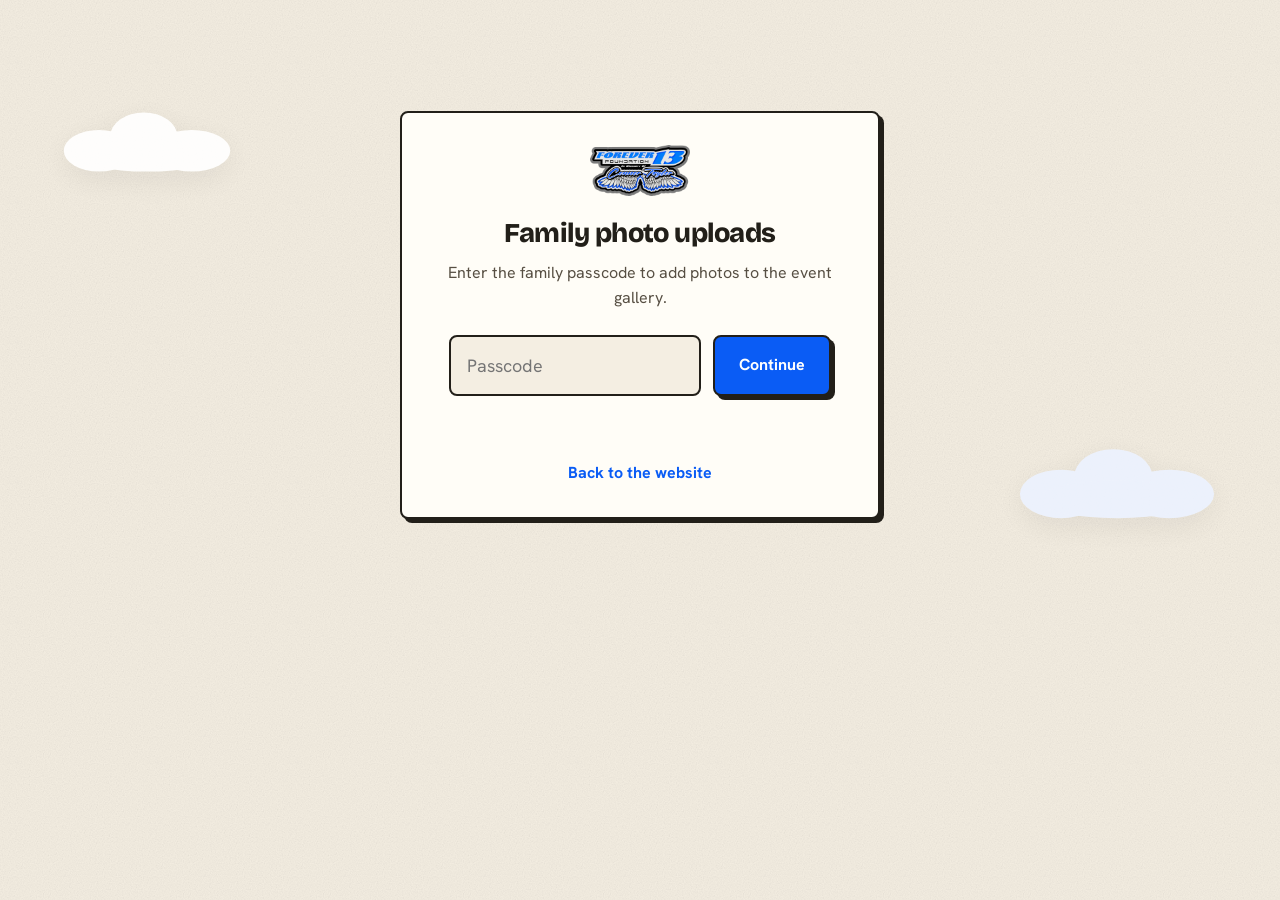
<file: add-photos/index.html>
<!DOCTYPE html>
<html lang="en">
  <head>
    <meta charset="UTF-8" />
    <meta name="viewport" content="width=device-width, initial-scale=1.0" />
    <title>Add Photos | The Forever 13 Foundation</title>
    <meta name="robots" content="noindex, nofollow" />
    <link rel="icon" type="image/png" sizes="512x512" href="../assets/img/favicon.png" />
    <link rel="apple-touch-icon" href="../assets/img/apple-touch-icon.png" />
    <link rel="preconnect" href="https://fonts.googleapis.com" />
    <link rel="preconnect" href="https://fonts.gstatic.com" crossorigin />
    <link
      href="https://fonts.googleapis.com/css2?family=Bricolage+Grotesque:opsz,wght@12..96,600;12..96,700;12..96,800&family=Caveat:wght@600;700&family=Hanken+Grotesk:wght@400;500;600;700&display=swap"
      rel="stylesheet"
    />
    <link rel="stylesheet" href="../assets/css/styles.css" />
    <style>
      .uploader {
        min-height: 70vh;
        display: grid;
        place-items: center;
        padding-block: var(--space-6);
      }
      .uploader__card {
        width: min(30rem, 100%);
        background: var(--card);
        border: 2px solid var(--ink);
        border-radius: var(--r);
        box-shadow: var(--hard);
        padding: var(--space-5);
        text-align: center;
      }
      .uploader__card img.logo {
        height: 3.2rem;
        width: auto;
        margin: 0 auto var(--space-4);
      }
      .uploader__card h1 {
        font-size: 1.7rem;
        margin-bottom: var(--space-2);
      }
      .uploader__card p {
        color: var(--ink-2);
        font-size: 1rem;
      }
      .uploader__card form {
        margin-top: var(--space-4);
        display: flex;
        gap: var(--space-2);
        justify-content: center;
        flex-wrap: wrap;
      }
      .uploader__card input[type="password"] {
        font: inherit;
        padding: 0.85rem 1rem;
        border: 2px solid var(--ink);
        border-radius: var(--r);
        background: var(--paper);
        min-width: 12rem;
      }
      .uploader__status {
        margin-top: var(--space-3);
        font-weight: 600;
        color: var(--blue-deep);
        min-height: 1.5em;
      }
      .uploader__hint {
        margin-top: var(--space-4);
        font-size: 0.85rem;
        color: var(--ink-3);
      }
      .hidden {
        display: none !important;
      }
    </style>
  </head>
  <body>
    <main class="uploader section">
      <svg class="cloud" style="top: 10%; left: 4%; width: 12rem; --dur: 30s" aria-hidden="true"><use href="#cloud" /></svg>
      <svg class="cloud cloud--tint" style="bottom: 12%; right: 4%; width: 14rem; --dur: 26s; --del: -9s" aria-hidden="true"><use href="#cloud" /></svg>
      <svg width="0" height="0" style="position: absolute" aria-hidden="true" focusable="false">
        <symbol id="cloud" viewBox="0 0 120 44">
          <g fill="currentColor">
            <ellipse cx="30" cy="30" rx="22" ry="13" />
            <ellipse cx="58" cy="21" rx="21" ry="15" />
            <ellipse cx="88" cy="30" rx="24" ry="13" />
            <ellipse cx="60" cy="33" rx="42" ry="10" />
          </g>
        </symbol>
        <symbol id="i-heart" viewBox="0 0 24 24"><path fill="currentColor" d="M12 20.7C7.3 17.3 3 13.6 3 9.6 3 7 5 5 7.6 5c1.6 0 3 .8 3.9 2.1C12.4 5.8 13.8 5 15.4 5 18 5 20 7 20 9.6c0 4-4.3 7.7-8 11.1z" /></symbol>
      </svg>

      <div class="uploader__card">
        <img class="logo" src="../assets/img/logo.png" alt="The Forever 13 Foundation" />

        <!-- Step 0: shown until Cloudinary is configured in config.js -->
        <div data-step="unconfigured" class="hidden">
          <h1>Almost ready</h1>
          <p>
            Photo uploads are not connected yet. Once the Cloudinary account
            details are added to the site settings, this page will let the
            family add gallery photos straight from a phone.
          </p>
        </div>

        <!-- Step 1: passcode -->
        <div data-step="gate" class="hidden">
          <h1>Family photo uploads</h1>
          <p>Enter the family passcode to add photos to the event gallery.</p>
          <form data-gate-form>
            <input type="password" name="passcode" placeholder="Passcode" autocomplete="off" required />
            <button class="btn" type="submit">Continue</button>
          </form>
          <p class="uploader__status" data-gate-status></p>
        </div>

        <!-- Step 2: upload -->
        <div data-step="upload" class="hidden">
          <h1>Add photos to the gallery</h1>
          <p>
            Tap the button, choose pictures from your camera roll, and they will
            appear on the site's gallery page automatically.
          </p>
          <form>
            <button class="btn btn--lg" type="button" data-open-widget>
              <svg style="width: 1.05em; height: 1.05em" aria-hidden="true"><use href="#i-heart" /></svg>
              Add photos
            </button>
          </form>
          <p class="uploader__status" data-upload-status></p>
          <p class="uploader__hint">
            Uploaded the wrong picture? It can be removed in the Cloudinary
            Media Library, and it will disappear from the site.
          </p>
          <p><a class="textlink" href="../gallery.html">See the gallery</a></p>
        </div>

        <p class="uploader__hint">
          <a class="textlink" href="../index.html">Back to the website</a>
        </p>
      </div>
    </main>

    <script src="../assets/js/config.js"></script>
    <script src="https://upload-widget.cloudinary.com/latest/global/all.js" defer></script>
    <script>
      (function () {
        "use strict";
        var CFG = window.F13 || {};
        var configured = CFG.CLOUDINARY_CLOUD_NAME && CFG.CLOUDINARY_UPLOAD_PRESET;
        var steps = {
          unconfigured: document.querySelector('[data-step="unconfigured"]'),
          gate: document.querySelector('[data-step="gate"]'),
          upload: document.querySelector('[data-step="upload"]'),
        };
        function showStep(name) {
          Object.keys(steps).forEach(function (k) {
            steps[k].classList.toggle("hidden", k !== name);
          });
        }

        if (!configured) {
          showStep("unconfigured");
          return;
        }
        var unlocked = sessionStorage.getItem("f13_upload_ok") === "1";
        showStep(unlocked ? "upload" : "gate");

        var gateForm = document.querySelector("[data-gate-form]");
        var gateStatus = document.querySelector("[data-gate-status]");
        gateForm.addEventListener("submit", function (e) {
          e.preventDefault();
          var val = gateForm.passcode.value.trim();
          if (val && val === String(CFG.UPLOAD_PASSCODE || "")) {
            sessionStorage.setItem("f13_upload_ok", "1");
            showStep("upload");
          } else {
            gateStatus.textContent = "That passcode does not match. Try again.";
          }
        });

        var uploadStatus = document.querySelector("[data-upload-status]");
        var uploaded = 0;
        var widget = null;
        function openWidget() {
          if (!window.cloudinary) {
            uploadStatus.textContent =
              "The uploader is still loading. Give it a second and tap again.";
            return;
          }
          if (!widget) {
            widget = window.cloudinary.createUploadWidget(
              {
                cloudName: CFG.CLOUDINARY_CLOUD_NAME,
                uploadPreset: CFG.CLOUDINARY_UPLOAD_PRESET,
                tags: [CFG.GALLERY_TAG || "forever13-gallery"],
                sources: ["local", "camera"],
                multiple: true,
                maxFiles: 30,
                maxFileSize: 20000000,
                clientAllowedFormats: ["image"],
              },
              function (error, result) {
                if (error) {
                  uploadStatus.textContent =
                    "Something went wrong. Please try again.";
                  return;
                }
                if (result && result.event === "success") {
                  uploaded += 1;
                  uploadStatus.textContent =
                    uploaded === 1
                      ? "1 photo uploaded. It will appear in the gallery shortly."
                      : uploaded + " photos uploaded. They will appear in the gallery shortly.";
                }
              }
            );
          }
          widget.open();
        }
        document
          .querySelector("[data-open-widget]")
          .addEventListener("click", openWidget);
      })();
    </script>
  </body>
</html>
</file>
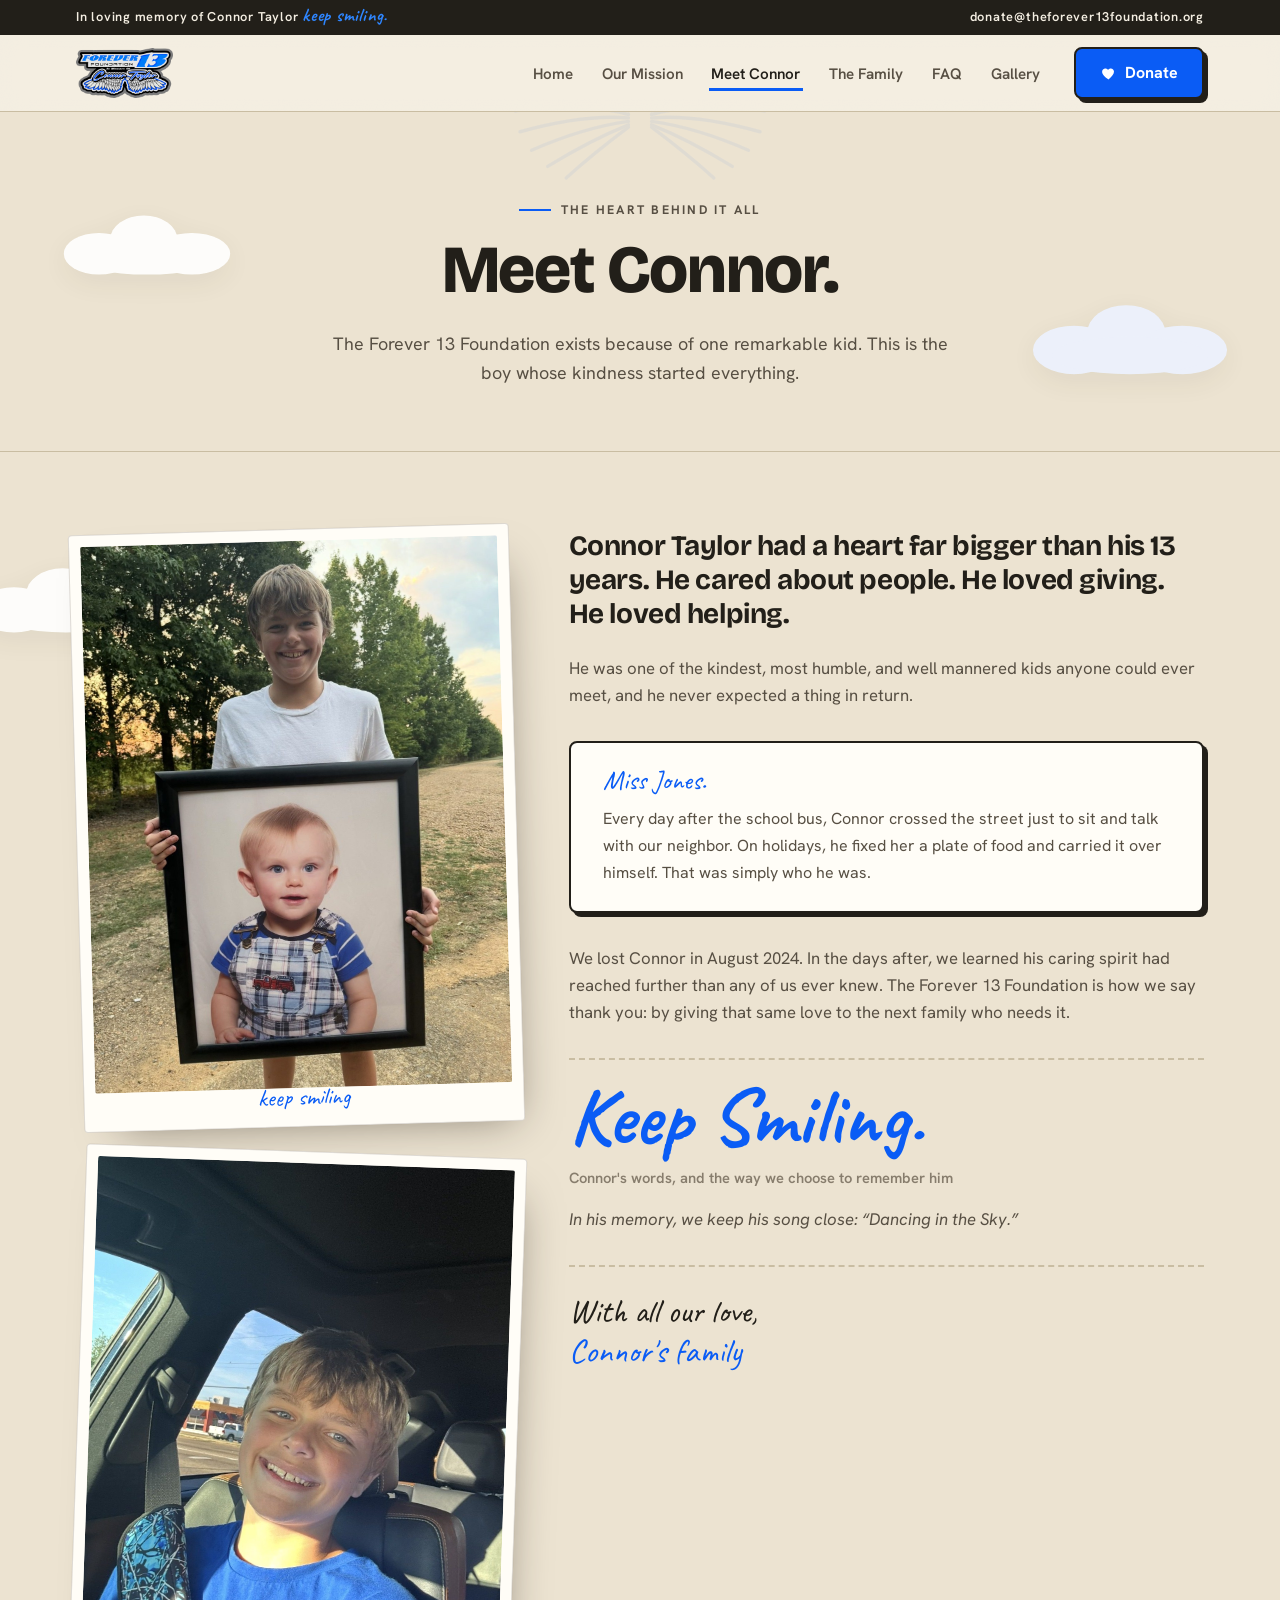
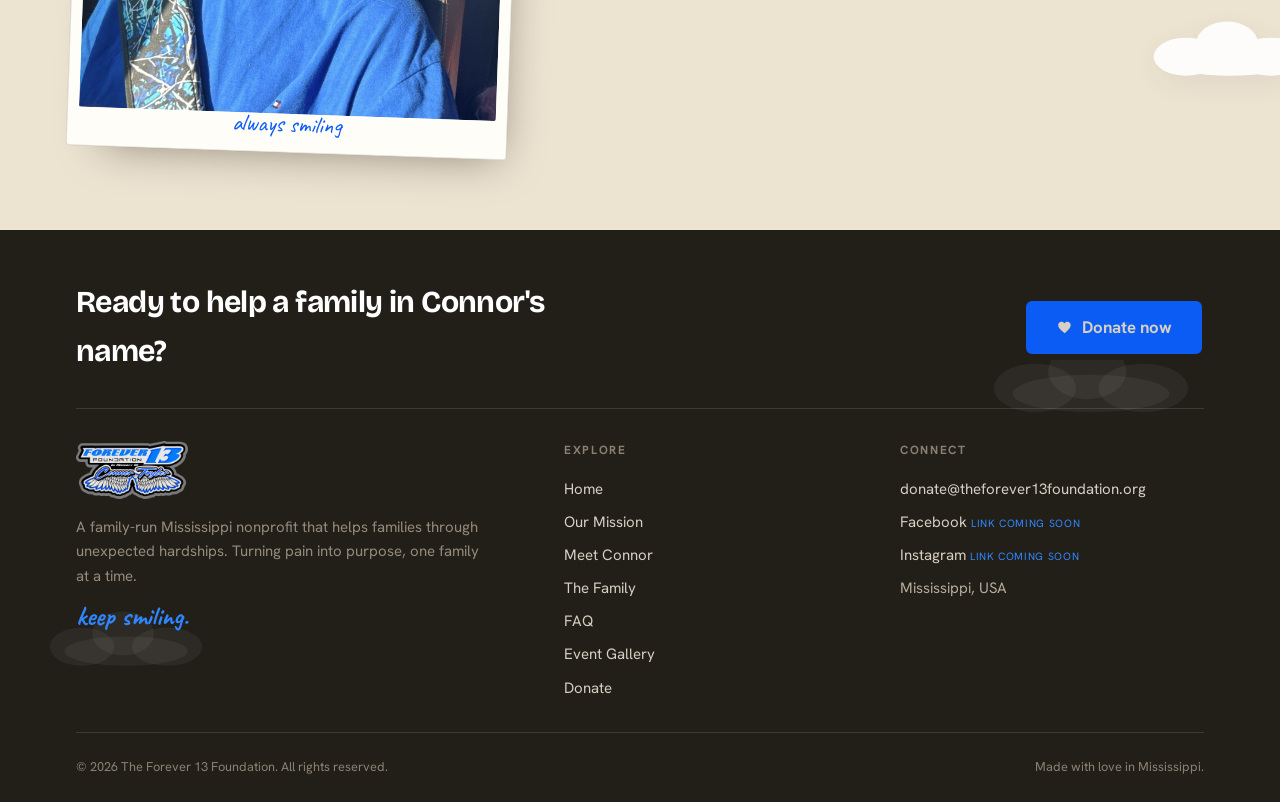
<file: connor/index.html>
<!DOCTYPE html>
<html lang="en">
  <head>
    <meta charset="UTF-8" />
    <meta name="viewport" content="width=device-width, initial-scale=1.0" />
    <title>Meet Connor | The Forever 13 Foundation</title>
    <meta name="description" content="Meet Connor Taylor, the boy whose kindness started The Forever 13 Foundation." />
    <meta name="theme-color" content="#0a5cf5" />
    <meta property="og:type" content="website" />
    <meta property="og:title" content="Meet Connor | The Forever 13 Foundation" />
    <meta property="og:description" content="Meet Connor Taylor, the boy whose kindness started The Forever 13 Foundation." />
    <meta property="og:image" content="../assets/img/connor-hero.jpg" />
    <link rel="icon" type="image/png" sizes="512x512" href="../assets/img/favicon.png" />
    <link rel="apple-touch-icon" href="../assets/img/apple-touch-icon.png" />
    <link rel="preconnect" href="https://fonts.googleapis.com" />
    <link rel="preconnect" href="https://fonts.gstatic.com" crossorigin />
    <link
      href="https://fonts.googleapis.com/css2?family=Bricolage+Grotesque:opsz,wght@12..96,500;12..96,600;12..96,700;12..96,800&family=Caveat:wght@600;700&family=Hanken+Grotesk:wght@400;500;600;700&display=swap"
      rel="stylesheet"
    />
    <link rel="stylesheet" href="../assets/css/styles.css" />
  </head>
  <body>
    <a class="skip-link" href="#main">Skip to content</a>

<!-- =========================== SVG sprite =========================== -->
    <svg width="0" height="0" style="position: absolute" aria-hidden="true" focusable="false">
      <symbol id="wings" viewBox="0 0 260 130">
        <g fill="none" stroke="currentColor" stroke-width="3" stroke-linecap="round">
          <path d="M120 52 C96 40 66 36 30 40" /><path d="M120 55 C94 48 60 46 22 52" /><path d="M120 58 C96 56 62 60 26 70" /><path d="M120 61 C98 64 68 72 36 86" /><path d="M120 64 C100 72 76 84 50 100" /><path d="M120 66 C104 78 86 92 66 110" />
          <path d="M140 52 C164 40 194 36 230 40" /><path d="M140 55 C166 48 200 46 238 52" /><path d="M140 58 C164 56 198 60 234 70" /><path d="M140 61 C162 64 192 72 224 86" /><path d="M140 64 C160 72 184 84 210 100" /><path d="M140 66 C156 78 174 92 194 110" />
        </g>
      </symbol>
      <symbol id="cloud" viewBox="0 0 120 44">
        <g fill="currentColor">
          <ellipse cx="30" cy="30" rx="22" ry="13" />
          <ellipse cx="58" cy="21" rx="21" ry="15" />
          <ellipse cx="88" cy="30" rx="24" ry="13" />
          <ellipse cx="60" cy="33" rx="42" ry="10" />
        </g>
      </symbol>
      <symbol id="cloud-scallop" viewBox="0 0 1200 80">
        <path
          fill="currentColor"
          d="M0 40 a60 40 0 0 0 120 0 a60 40 0 0 0 120 0 a60 40 0 0 0 120 0 a60 40 0 0 0 120 0 a60 40 0 0 0 120 0 a60 40 0 0 0 120 0 a60 40 0 0 0 120 0 a60 40 0 0 0 120 0 a60 40 0 0 0 120 0 a60 40 0 0 0 120 0 L1200 0 L0 0 Z"
        />
      </symbol>
      <symbol id="i-heart" viewBox="0 0 24 24"><path fill="currentColor" d="M12 20.7C7.3 17.3 3 13.6 3 9.6 3 7 5 5 7.6 5c1.6 0 3 .8 3.9 2.1C12.4 5.8 13.8 5 15.4 5 18 5 20 7 20 9.6c0 4-4.3 7.7-8 11.1z" /></symbol>
      <symbol id="i-menu" viewBox="0 0 24 24"><path fill="none" stroke="currentColor" stroke-width="2" stroke-linecap="round" d="M4 7h16M4 12h16M4 17h16" /></symbol>
      <symbol id="i-close" viewBox="0 0 24 24"><path fill="none" stroke="currentColor" stroke-width="2" stroke-linecap="round" d="M6 6l12 12M18 6L6 18" /></symbol>
      <symbol id="i-left" viewBox="0 0 24 24"><path fill="none" stroke="currentColor" stroke-width="2" stroke-linecap="round" stroke-linejoin="round" d="M15 5l-7 7 7 7" /></symbol>
      <symbol id="i-right" viewBox="0 0 24 24"><path fill="none" stroke="currentColor" stroke-width="2" stroke-linecap="round" stroke-linejoin="round" d="M9 5l7 7-7 7" /></symbol>
      <symbol id="i-photo" viewBox="0 0 24 24"><rect x="3" y="5" width="18" height="14" rx="2" fill="none" stroke="currentColor" stroke-width="1.6" /><circle cx="8.5" cy="10" r="1.6" fill="currentColor" /><path fill="none" stroke="currentColor" stroke-width="1.6" stroke-linejoin="round" d="M4 17l5-4 4 3 3-2 4 3" /></symbol>
      <symbol id="i-qr" viewBox="0 0 24 24"><path fill="none" stroke="currentColor" stroke-width="1.6" d="M4 4h6v6H4zM14 4h6v6h-6zM4 14h6v6H4z" /><path fill="currentColor" d="M14 14h2v2h-2zM18 14h2v2h-2zM16 16h2v2h-2zM14 18h2v2h-2zM18 18h2v2h-2z" /></symbol>
      <symbol id="i-gift" viewBox="0 0 24 24"><path fill="none" stroke="currentColor" stroke-width="1.7" stroke-linejoin="round" d="M4 11h16v8a1 1 0 0 1-1 1H5a1 1 0 0 1-1-1zM3 8h18v3H3zM12 8v12" /><path fill="none" stroke="currentColor" stroke-width="1.7" d="M12 8S10 3 7.5 4C5 5 7 8 12 8zM12 8s2-5 4.5-4C19 5 17 8 12 8z" /></symbol>
      <symbol id="i-share" viewBox="0 0 24 24"><g fill="none" stroke="currentColor" stroke-width="1.7"><circle cx="6" cy="12" r="2.4" /><circle cx="18" cy="6" r="2.4" /><circle cx="18" cy="18" r="2.4" /><path d="M8.1 10.9l7.8-3.8M8.1 13.1l7.8 3.8" /></g></symbol>
      <symbol id="i-pin" viewBox="0 0 24 24"><path fill="none" stroke="currentColor" stroke-width="1.7" d="M12 21s-7-6.1-7-11a7 7 0 0 1 14 0c0 4.9-7 11-7 11z" /><circle cx="12" cy="10" r="2.6" fill="none" stroke="currentColor" stroke-width="1.7" /></symbol>
      <symbol id="spark" viewBox="0 0 24 24"><path fill="currentColor" d="M12 0 L14.4 9.6 L24 12 L14.4 14.4 L12 24 L9.6 14.4 L0 12 L9.6 9.6 Z" /></symbol>
      <symbol id="i-home" viewBox="0 0 24 24"><path fill="none" stroke="currentColor" stroke-width="1.7" stroke-linejoin="round" d="M4 11l8-7 8 7v9a1 1 0 0 1-1 1h-5v-6h-4v6H5a1 1 0 0 1-1-1z" /></symbol>
    </svg>

    <div class="topbar">
      <div class="container topbar__inner">
        <span>In loving memory of Connor Taylor <span class="script">keep smiling.</span></span>
        <span class="topbar__right"><a href="mailto:donate@theforever13foundation.org">donate@theforever13foundation.org</a></span>
      </div>
    </div>

    <header class="site-header">
      <div class="container site-header__inner">
        <a class="brand" href="../index.html" aria-label="The Forever 13 Foundation home">
          <img src="../assets/img/logo.png" alt="The Forever 13 Foundation, in memory of Connor Taylor" />
        </a>
        <nav class="nav" data-nav aria-label="Primary">
          <ul class="nav__links">
            <li><a href="../index.html">Home</a></li>
            <li><a href="../mission/">Our Mission</a></li>
            <li><a href="../connor/" aria-current="page">Meet Connor</a></li>
            <li><a href="../index.html#family">The Family</a></li>
            <li><a href="../index.html#faq">FAQ</a></li>
            <li><a href="../gallery.html">Gallery</a></li>
          </ul>
          <a class="btn" data-donate href="../index.html#give">
            <svg class="heartbeat" aria-hidden="true"><use href="#i-heart" /></svg>Donate
          </a>
          <button class="nav__toggle" data-nav-toggle aria-label="Menu" aria-expanded="false">
            <svg aria-hidden="true"><use href="#i-menu" /></svg>
          </button>
        </nav>
      </div>
    </header>

    <main id="main">
      <!-- CLIENT NOTE: the family is sending dedicated copy for this page.
           Until it arrives, this page carries the same story as the home
           section so the tab is live. Swap the text below when it lands. -->
      <section class="gallery-hero">
        <svg class="hero__watermark" aria-hidden="true"><use href="#wings" /></svg>
        <svg class="cloud" style="top: 16%; left: 4%; width: 12rem; --dur: 30s" aria-hidden="true"><use href="#cloud" /></svg>
        <svg class="cloud cloud--tint" style="bottom: 12%; right: 3%; width: 14rem; --dur: 26s; --del: -9s" aria-hidden="true"><use href="#cloud" /></svg>
        <div class="container">
          <p class="hero__eyebrow sa" style="display: inline-flex">The heart behind it all</p>
          <h1 class="sa" style="margin-top: 1rem">Meet Connor.</h1>
          <p class="sa">
            The Forever 13 Foundation exists because of one remarkable kid. This
            is the boy whose kindness started everything.
          </p>
        </div>
      </section>
      <span data-hero-end aria-hidden="true"></span>

      <section class="section connor">
        <svg class="cloud" style="top: 5%; left: -3%; width: 13rem; --dur: 32s" aria-hidden="true"><use href="#cloud" /></svg>
        <svg class="cloud" style="bottom: 8%; right: -3%; width: 11rem; --dur: 26s; --del: -9s" aria-hidden="true"><use href="#cloud" /></svg>
        <svg class="spark" style="top: 18%; right: 8%; width: 0.9rem; color: var(--blue); opacity: 0.3; --tdel: -2.2s; --sx: -16px; --sy: -20px" aria-hidden="true"><use href="#spark" /></svg>
        <div class="container">
          <div class="connor__grid">
            <div class="connor__media">
              <figure class="photo-mat photo-mat--a sa-photo">
                <div class="frame-img">
                  <img src="../assets/img/connor-memory.jpg" alt="Connor holding a framed photo of himself as a toddler" width="1179" height="1545" loading="lazy" />
                </div>
                <figcaption>keep smiling</figcaption>
              </figure>
              <figure class="photo-mat photo-mat--b sa-photo">
                <div class="frame-img">
                  <img src="../assets/img/connor-smile.jpg" alt="Connor Taylor grinning in the car" width="1179" height="1557" loading="lazy" />
                </div>
                <figcaption>always smiling</figcaption>
              </figure>
            </div>
            <div class="connor__body">
              <p class="lead sa">
                Connor Taylor had a heart far bigger than his 13 years. He cared
                about people. He loved giving. He loved helping.
              </p>
              <p class="sa">
                He was one of the kindest, most humble, and well mannered kids
                anyone could ever meet, and he never expected a thing in return.
              </p>
              <div class="memory-note sa">
                <span class="label">Miss Jones.</span>
                <p>
                  Every day after the school bus, Connor crossed the street just
                  to sit and talk with our neighbor. On holidays, he fixed her a
                  plate of food and carried it over himself. That was simply who
                  he was.
                </p>
              </div>
              <p class="sa">
                We lost Connor in August 2024. In the days after, we learned his
                caring spirit had reached further than any of us ever knew. The
                Forever 13 Foundation is how we say thank you: by giving that
                same love to the next family who needs it.
              </p>
              <div class="connor__quote sa">
                <p class="big">Keep&nbsp;Smiling.</p>
                <cite>Connor's words, and the way we choose to remember him</cite>
              </div>
              <p class="connor__song sa">
                In his memory, we keep his song close: <em>“Dancing in the Sky.”</em>
              </p>
              <div class="signoff sa">
                <p>With all our love,<br /><span class="sig">Connor's family</span></p>
              </div>
            </div>
          </div>
        </div>
      </section>
    </main>

    <footer class="site-footer">
      <svg class="cloud cloud--ink" style="top: 12%; right: 6%; width: 14rem; --dur: 34s" aria-hidden="true"><use href="#cloud" /></svg>
      <svg class="cloud cloud--ink" style="bottom: 16%; left: 3%; width: 11rem; --dur: 27s; --del: -10s" aria-hidden="true"><use href="#cloud" /></svg>
      <div class="container">
        <div class="footer__top">
          <p>Ready to help a family in Connor's name?</p>
          <a class="btn btn--lg" data-donate href="../index.html#give">
            <svg class="heartbeat" aria-hidden="true"><use href="#i-heart" /></svg>
            Donate now
          </a>
        </div>
        <div class="footer__grid">
          <div class="footer__brand">
            <img src="../assets/img/logo.png" alt="The Forever 13 Foundation" />
            <p>
              A family-run Mississippi nonprofit that helps families through
              unexpected hardships. Turning pain into purpose, one family at a
              time.
            </p>
            <span class="script">keep smiling.</span>
          </div>
          <div class="footer__col">
            <h4>Explore</h4>
            <ul>
              <li><a href="../index.html">Home</a></li>
              <li><a href="../mission/">Our Mission</a></li>
              <li><a href="../connor/">Meet Connor</a></li>
              <li><a href="../index.html#family">The Family</a></li>
              <li><a href="../index.html#faq">FAQ</a></li>
              <li><a href="../gallery.html">Event Gallery</a></li>
              <li><a href="../index.html#give">Donate</a></li>
            </ul>
          </div>
          <div class="footer__col">
            <h4>Connect</h4>
            <ul>
              <li><a href="mailto:donate@theforever13foundation.org">donate@theforever13foundation.org</a></li>
              <li><a href="#">Facebook</a> <span class="footer__sample">link coming soon</span></li>
              <li><a href="#">Instagram</a> <span class="footer__sample">link coming soon</span></li>
              <li>Mississippi, USA</li>
            </ul>
          </div>
        </div>
        <div class="footer__bottom">
          <span>© <span data-year>2026</span> The Forever 13 Foundation. All rights reserved.</span>
          <span>Made with love in Mississippi.</span>
        </div>
      </div>
    </footer>

    <div class="donate-float" data-donate-float>
      <a class="btn" data-donate href="../index.html#give">
        <svg class="heartbeat" aria-hidden="true"><use href="#i-heart" /></svg>
        Donate in Connor's memory
      </a>
    </div>

    <script src="../assets/js/config.js" defer></script>
    <script src="../assets/js/main.js" defer></script>
  </body>
</html>
</file>
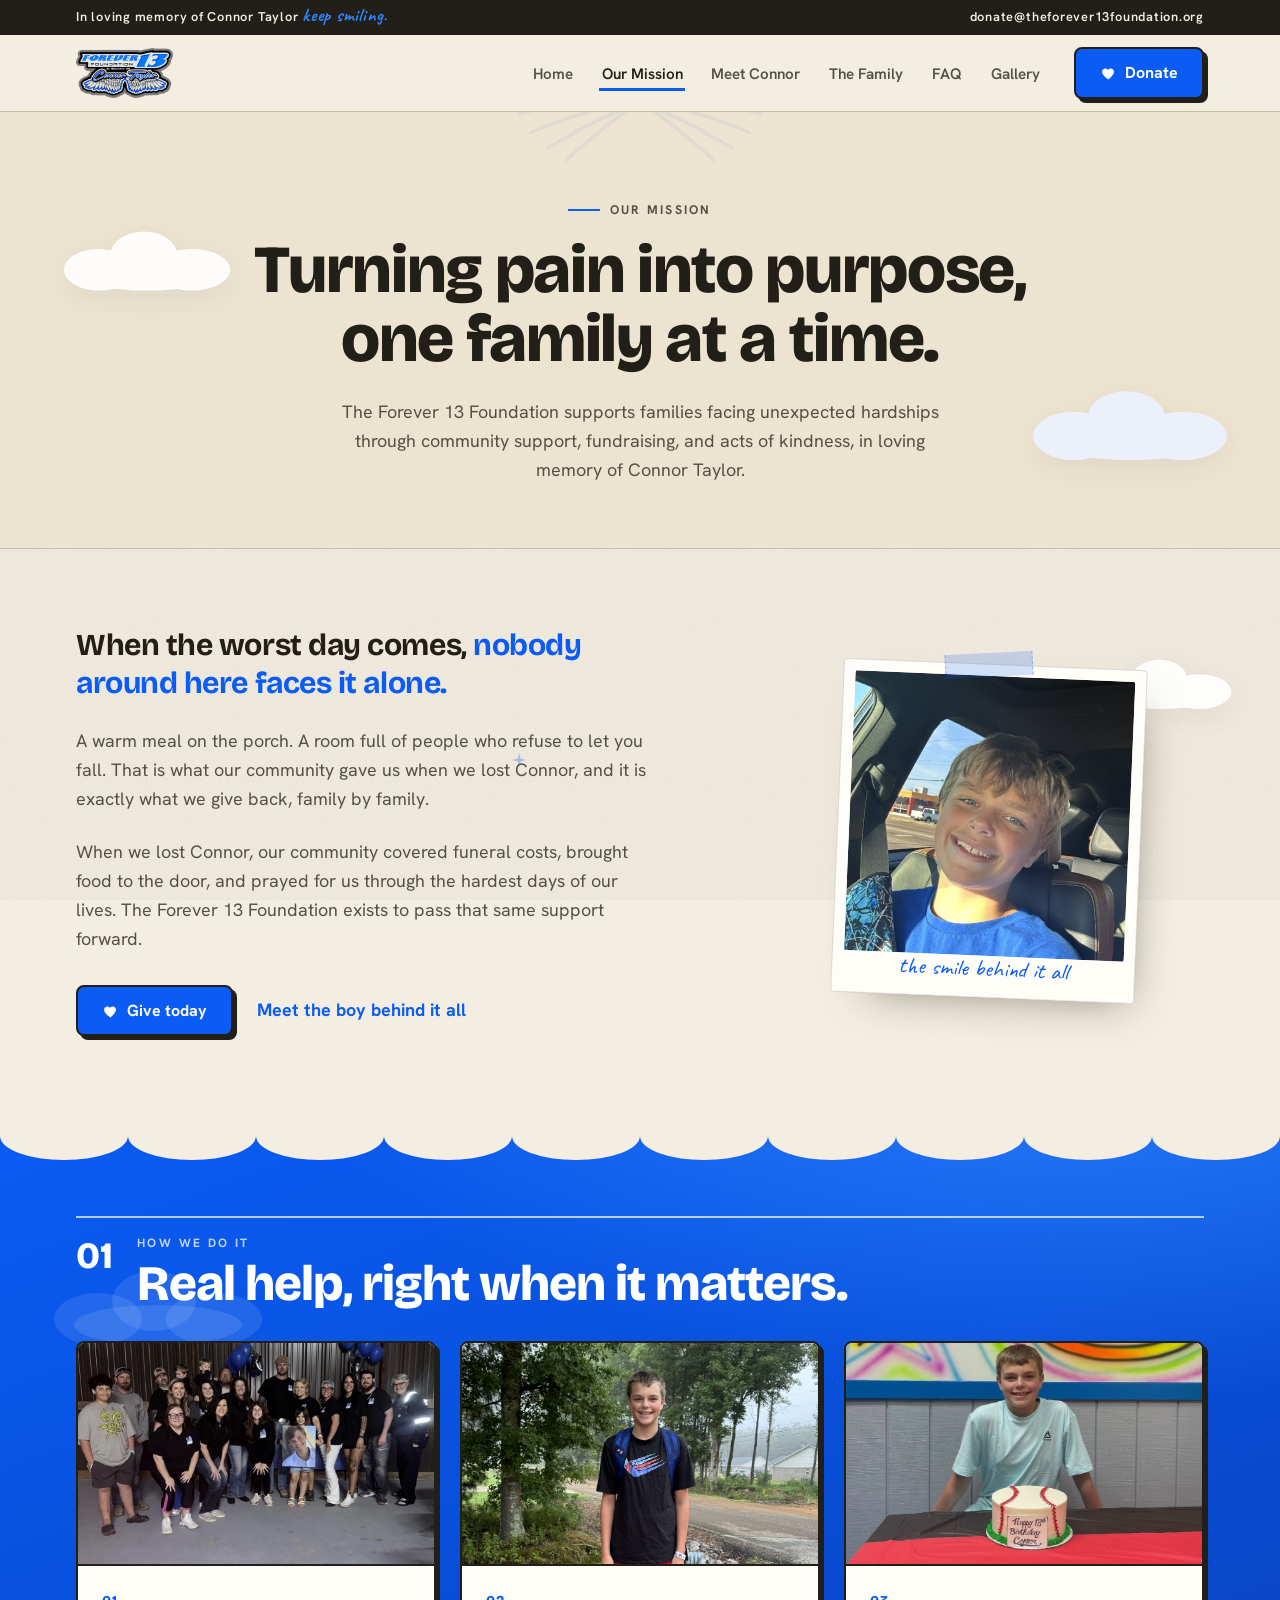
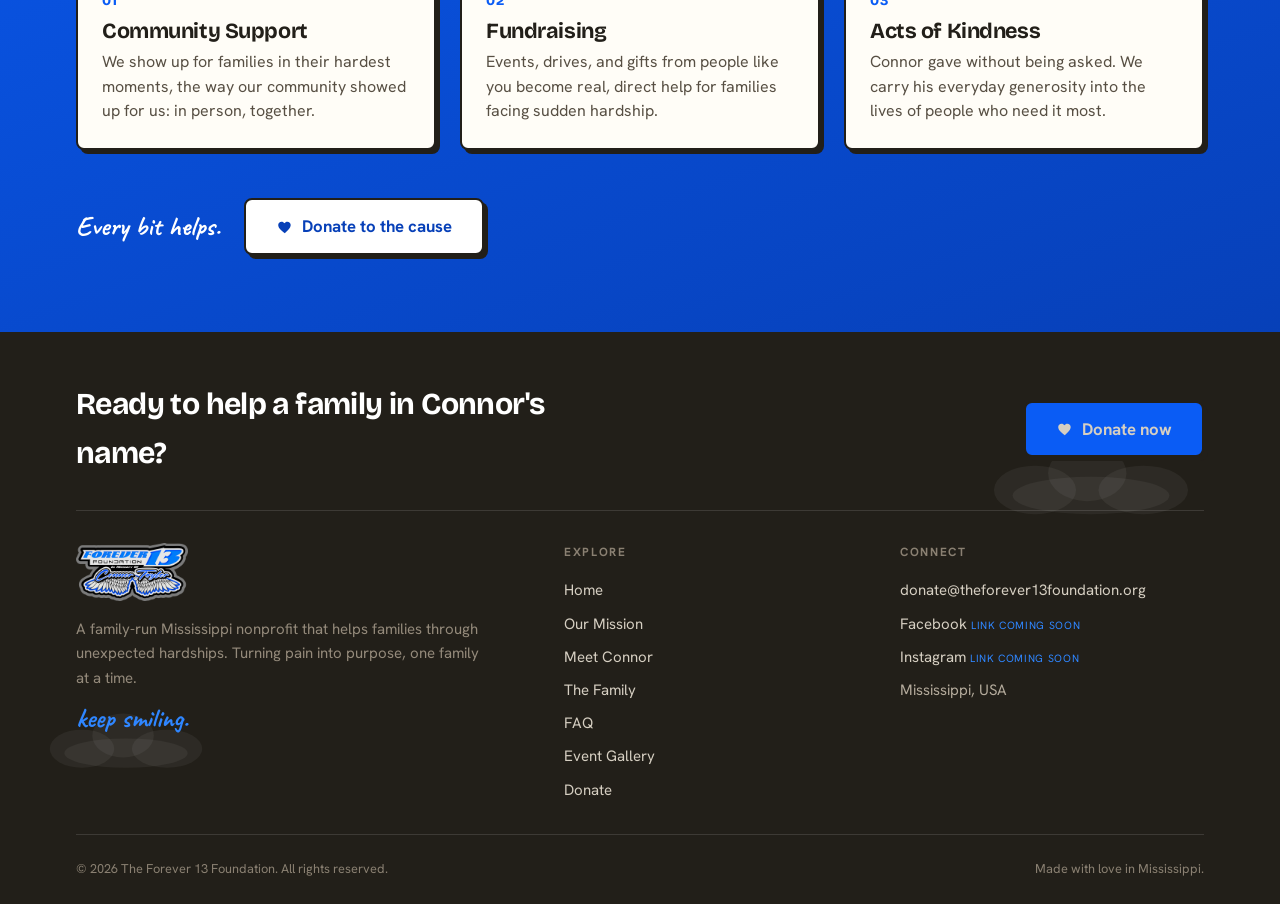
<file: mission/index.html>
<!DOCTYPE html>
<html lang="en">
  <head>
    <meta charset="UTF-8" />
    <meta name="viewport" content="width=device-width, initial-scale=1.0" />
    <title>Our Mission | The Forever 13 Foundation</title>
    <meta name="description" content="The Forever 13 Foundation supports families facing unexpected hardships through community support, fundraising, and acts of kindness, in memory of Connor Taylor." />
    <meta name="theme-color" content="#0a5cf5" />
    <meta property="og:type" content="website" />
    <meta property="og:title" content="Our Mission | The Forever 13 Foundation" />
    <meta property="og:description" content="The Forever 13 Foundation supports families facing unexpected hardships through community support, fundraising, and acts of kindness, in memory of Connor Taylor." />
    <meta property="og:image" content="../assets/img/mission-smile.jpg" />
    <link rel="icon" type="image/png" sizes="512x512" href="../assets/img/favicon.png" />
    <link rel="apple-touch-icon" href="../assets/img/apple-touch-icon.png" />
    <link rel="preconnect" href="https://fonts.googleapis.com" />
    <link rel="preconnect" href="https://fonts.gstatic.com" crossorigin />
    <link
      href="https://fonts.googleapis.com/css2?family=Bricolage+Grotesque:opsz,wght@12..96,500;12..96,600;12..96,700;12..96,800&family=Caveat:wght@600;700&family=Hanken+Grotesk:wght@400;500;600;700&display=swap"
      rel="stylesheet"
    />
    <link rel="stylesheet" href="../assets/css/styles.css" />
  </head>
  <body>
    <a class="skip-link" href="#main">Skip to content</a>

<!-- =========================== SVG sprite =========================== -->
    <svg width="0" height="0" style="position: absolute" aria-hidden="true" focusable="false">
      <symbol id="wings" viewBox="0 0 260 130">
        <g fill="none" stroke="currentColor" stroke-width="3" stroke-linecap="round">
          <path d="M120 52 C96 40 66 36 30 40" /><path d="M120 55 C94 48 60 46 22 52" /><path d="M120 58 C96 56 62 60 26 70" /><path d="M120 61 C98 64 68 72 36 86" /><path d="M120 64 C100 72 76 84 50 100" /><path d="M120 66 C104 78 86 92 66 110" />
          <path d="M140 52 C164 40 194 36 230 40" /><path d="M140 55 C166 48 200 46 238 52" /><path d="M140 58 C164 56 198 60 234 70" /><path d="M140 61 C162 64 192 72 224 86" /><path d="M140 64 C160 72 184 84 210 100" /><path d="M140 66 C156 78 174 92 194 110" />
        </g>
      </symbol>
      <symbol id="cloud" viewBox="0 0 120 44">
        <g fill="currentColor">
          <ellipse cx="30" cy="30" rx="22" ry="13" />
          <ellipse cx="58" cy="21" rx="21" ry="15" />
          <ellipse cx="88" cy="30" rx="24" ry="13" />
          <ellipse cx="60" cy="33" rx="42" ry="10" />
        </g>
      </symbol>
      <symbol id="cloud-scallop" viewBox="0 0 1200 80">
        <path
          fill="currentColor"
          d="M0 40 a60 40 0 0 0 120 0 a60 40 0 0 0 120 0 a60 40 0 0 0 120 0 a60 40 0 0 0 120 0 a60 40 0 0 0 120 0 a60 40 0 0 0 120 0 a60 40 0 0 0 120 0 a60 40 0 0 0 120 0 a60 40 0 0 0 120 0 a60 40 0 0 0 120 0 L1200 0 L0 0 Z"
        />
      </symbol>
      <symbol id="i-heart" viewBox="0 0 24 24"><path fill="currentColor" d="M12 20.7C7.3 17.3 3 13.6 3 9.6 3 7 5 5 7.6 5c1.6 0 3 .8 3.9 2.1C12.4 5.8 13.8 5 15.4 5 18 5 20 7 20 9.6c0 4-4.3 7.7-8 11.1z" /></symbol>
      <symbol id="i-menu" viewBox="0 0 24 24"><path fill="none" stroke="currentColor" stroke-width="2" stroke-linecap="round" d="M4 7h16M4 12h16M4 17h16" /></symbol>
      <symbol id="i-close" viewBox="0 0 24 24"><path fill="none" stroke="currentColor" stroke-width="2" stroke-linecap="round" d="M6 6l12 12M18 6L6 18" /></symbol>
      <symbol id="i-left" viewBox="0 0 24 24"><path fill="none" stroke="currentColor" stroke-width="2" stroke-linecap="round" stroke-linejoin="round" d="M15 5l-7 7 7 7" /></symbol>
      <symbol id="i-right" viewBox="0 0 24 24"><path fill="none" stroke="currentColor" stroke-width="2" stroke-linecap="round" stroke-linejoin="round" d="M9 5l7 7-7 7" /></symbol>
      <symbol id="i-photo" viewBox="0 0 24 24"><rect x="3" y="5" width="18" height="14" rx="2" fill="none" stroke="currentColor" stroke-width="1.6" /><circle cx="8.5" cy="10" r="1.6" fill="currentColor" /><path fill="none" stroke="currentColor" stroke-width="1.6" stroke-linejoin="round" d="M4 17l5-4 4 3 3-2 4 3" /></symbol>
      <symbol id="i-qr" viewBox="0 0 24 24"><path fill="none" stroke="currentColor" stroke-width="1.6" d="M4 4h6v6H4zM14 4h6v6h-6zM4 14h6v6H4z" /><path fill="currentColor" d="M14 14h2v2h-2zM18 14h2v2h-2zM16 16h2v2h-2zM14 18h2v2h-2zM18 18h2v2h-2z" /></symbol>
      <symbol id="i-gift" viewBox="0 0 24 24"><path fill="none" stroke="currentColor" stroke-width="1.7" stroke-linejoin="round" d="M4 11h16v8a1 1 0 0 1-1 1H5a1 1 0 0 1-1-1zM3 8h18v3H3zM12 8v12" /><path fill="none" stroke="currentColor" stroke-width="1.7" d="M12 8S10 3 7.5 4C5 5 7 8 12 8zM12 8s2-5 4.5-4C19 5 17 8 12 8z" /></symbol>
      <symbol id="i-share" viewBox="0 0 24 24"><g fill="none" stroke="currentColor" stroke-width="1.7"><circle cx="6" cy="12" r="2.4" /><circle cx="18" cy="6" r="2.4" /><circle cx="18" cy="18" r="2.4" /><path d="M8.1 10.9l7.8-3.8M8.1 13.1l7.8 3.8" /></g></symbol>
      <symbol id="i-pin" viewBox="0 0 24 24"><path fill="none" stroke="currentColor" stroke-width="1.7" d="M12 21s-7-6.1-7-11a7 7 0 0 1 14 0c0 4.9-7 11-7 11z" /><circle cx="12" cy="10" r="2.6" fill="none" stroke="currentColor" stroke-width="1.7" /></symbol>
      <symbol id="spark" viewBox="0 0 24 24"><path fill="currentColor" d="M12 0 L14.4 9.6 L24 12 L14.4 14.4 L12 24 L9.6 14.4 L0 12 L9.6 9.6 Z" /></symbol>
      <symbol id="i-home" viewBox="0 0 24 24"><path fill="none" stroke="currentColor" stroke-width="1.7" stroke-linejoin="round" d="M4 11l8-7 8 7v9a1 1 0 0 1-1 1h-5v-6h-4v6H5a1 1 0 0 1-1-1z" /></symbol>
    </svg>

    <div class="topbar">
      <div class="container topbar__inner">
        <span>In loving memory of Connor Taylor <span class="script">keep smiling.</span></span>
        <span class="topbar__right"><a href="mailto:donate@theforever13foundation.org">donate@theforever13foundation.org</a></span>
      </div>
    </div>

    <header class="site-header">
      <div class="container site-header__inner">
        <a class="brand" href="../index.html" aria-label="The Forever 13 Foundation home">
          <img src="../assets/img/logo.png" alt="The Forever 13 Foundation, in memory of Connor Taylor" />
        </a>
        <nav class="nav" data-nav aria-label="Primary">
          <ul class="nav__links">
            <li><a href="../index.html">Home</a></li>
            <li><a href="../mission/" aria-current="page">Our Mission</a></li>
            <li><a href="../connor/">Meet Connor</a></li>
            <li><a href="../index.html#family">The Family</a></li>
            <li><a href="../index.html#faq">FAQ</a></li>
            <li><a href="../gallery.html">Gallery</a></li>
          </ul>
          <a class="btn" data-donate href="../index.html#give">
            <svg class="heartbeat" aria-hidden="true"><use href="#i-heart" /></svg>Donate
          </a>
          <button class="nav__toggle" data-nav-toggle aria-label="Menu" aria-expanded="false">
            <svg aria-hidden="true"><use href="#i-menu" /></svg>
          </button>
        </nav>
      </div>
    </header>

    <main id="main">
      <section class="gallery-hero">
        <svg class="hero__watermark" aria-hidden="true"><use href="#wings" /></svg>
        <svg class="cloud" style="top: 16%; left: 4%; width: 12rem; --dur: 30s" aria-hidden="true"><use href="#cloud" /></svg>
        <svg class="cloud cloud--tint" style="bottom: 12%; right: 3%; width: 14rem; --dur: 26s; --del: -9s" aria-hidden="true"><use href="#cloud" /></svg>
        <div class="container">
          <p class="hero__eyebrow sa" style="display: inline-flex">Our Mission</p>
          <h1 class="sa" style="margin-top: 1rem">Turning pain into purpose, one family at a time.</h1>
          <p class="sa">
            The Forever 13 Foundation supports families facing unexpected
            hardships through community support, fundraising, and acts of
            kindness, in loving memory of Connor Taylor.
          </p>
        </div>
      </section>
      <span data-hero-end aria-hidden="true"></span>

      <section class="section">
        <svg class="cloud" style="top: 10%; right: 3%; width: 10rem; --dur: 28s" aria-hidden="true"><use href="#cloud" /></svg>
        <svg class="spark" style="top: 24%; left: 40%; width: 0.9rem; color: var(--blue); opacity: 0.3; --tdel: -3s; --sx: 18px; --sy: -14px" aria-hidden="true"><use href="#spark" /></svg>
        <div class="container mission__grid">
          <div>
            <p class="mission__statement sa">
              When the worst day comes, <em>nobody around here faces it alone.</em>
            </p>
            <p class="mission__copy sa">
              A warm meal on the porch. A room full of people who refuse to let
              you fall. That is what our community gave us when we lost Connor,
              and it is exactly what we give back, family by family.
            </p>
            <p class="mission__copy sa">
              When we lost Connor, our community covered funeral costs, brought
              food to the door, and prayed for us through the hardest days of
              our lives. The Forever 13 Foundation exists to pass that same
              support forward.
            </p>
            <div class="mission__actions sa">
              <a class="btn" data-donate href="../index.html#give">
                <svg class="heartbeat" aria-hidden="true"><use href="#i-heart" /></svg>
                Give today
              </a>
              <a class="textlink" href="../connor/">Meet the boy behind it all</a>
            </div>
          </div>
          <div class="mission__photo floaty sa-pop">
            <span class="tape" aria-hidden="true"></span>
            <figure>
              <div class="frame-img">
                <img src="../assets/img/mission-smile.jpg" alt="Connor Taylor smiling in the sunshine" width="900" height="900" loading="lazy" />
              </div>
              <figcaption>the smile behind it all</figcaption>
            </figure>
          </div>
        </div>
      </section>

      <section class="section dowork on-blue">
        <svg class="cloud-edge" viewBox="0 0 1200 80" preserveAspectRatio="none" aria-hidden="true"><use href="#cloud-scallop" /></svg>
        <svg class="dowork__wm" aria-hidden="true"><use href="#wings" /></svg>
        <svg class="cloud cloud--ghost" style="top: 14%; left: 3%; width: 15rem; --dur: 34s" aria-hidden="true"><use href="#cloud" /></svg>
        <svg class="spark" style="top: 20%; right: 8%; width: 1.1rem; --tdel: -1.4s; --sx: -20px; --sy: -18px" aria-hidden="true"><use href="#spark" /></svg>
        <div class="container">
          <header class="sec-head sa">
            <span class="sec-index">01</span>
            <div>
              <p class="sec-label">How we do it</p>
              <h2>Real help, right when it matters.</h2>
            </div>
          </header>
          <div class="pillars">
            <article class="pillar sa">
              <div class="pillar__img">
                <img src="../assets/img/community.jpg" alt="The Forever 13 community gathered together at an event" width="1100" height="718" loading="lazy" />
              </div>
              <div class="pillar__body">
                <span class="pillar__num">01</span>
                <h3>Community Support</h3>
                <p>We show up for families in their hardest moments, the way our community showed up for us: in person, together.</p>
              </div>
            </article>
            <article class="pillar sa" style="animation-range: entry 0% entry 65%">
              <div class="pillar__img">
                <img src="../assets/img/pillar-fundraising.jpg" alt="Connor smiling outdoors with his backpack on" width="1000" height="628" loading="lazy" />
              </div>
              <div class="pillar__body">
                <span class="pillar__num">02</span>
                <h3>Fundraising</h3>
                <p>Events, drives, and gifts from people like you become real, direct help for families facing sudden hardship.</p>
              </div>
            </article>
            <article class="pillar sa" style="animation-range: entry 0% entry 75%">
              <div class="pillar__img">
                <img src="../assets/img/pillar-kindness.jpg" alt="Connor at his 13th birthday with a baseball cake" width="1000" height="625" loading="lazy" />
              </div>
              <div class="pillar__body">
                <span class="pillar__num">03</span>
                <h3>Acts of Kindness</h3>
                <p>Connor gave without being asked. We carry his everyday generosity into the lives of people who need it most.</p>
              </div>
            </article>
          </div>
          <div class="dowork__cta">
            <p class="script">Every bit helps.</p>
            <a class="btn btn--white btn--lg" data-donate href="../index.html#give">
              <svg class="heartbeat" aria-hidden="true"><use href="#i-heart" /></svg>
              Donate to the cause
            </a>
          </div>
        </div>
      </section>
    </main>

    <footer class="site-footer">
      <svg class="cloud cloud--ink" style="top: 12%; right: 6%; width: 14rem; --dur: 34s" aria-hidden="true"><use href="#cloud" /></svg>
      <svg class="cloud cloud--ink" style="bottom: 16%; left: 3%; width: 11rem; --dur: 27s; --del: -10s" aria-hidden="true"><use href="#cloud" /></svg>
      <div class="container">
        <div class="footer__top">
          <p>Ready to help a family in Connor's name?</p>
          <a class="btn btn--lg" data-donate href="../index.html#give">
            <svg class="heartbeat" aria-hidden="true"><use href="#i-heart" /></svg>
            Donate now
          </a>
        </div>
        <div class="footer__grid">
          <div class="footer__brand">
            <img src="../assets/img/logo.png" alt="The Forever 13 Foundation" />
            <p>
              A family-run Mississippi nonprofit that helps families through
              unexpected hardships. Turning pain into purpose, one family at a
              time.
            </p>
            <span class="script">keep smiling.</span>
          </div>
          <div class="footer__col">
            <h4>Explore</h4>
            <ul>
              <li><a href="../index.html">Home</a></li>
              <li><a href="../mission/">Our Mission</a></li>
              <li><a href="../connor/">Meet Connor</a></li>
              <li><a href="../index.html#family">The Family</a></li>
              <li><a href="../index.html#faq">FAQ</a></li>
              <li><a href="../gallery.html">Event Gallery</a></li>
              <li><a href="../index.html#give">Donate</a></li>
            </ul>
          </div>
          <div class="footer__col">
            <h4>Connect</h4>
            <ul>
              <li><a href="mailto:donate@theforever13foundation.org">donate@theforever13foundation.org</a></li>
              <li><a href="#">Facebook</a> <span class="footer__sample">link coming soon</span></li>
              <li><a href="#">Instagram</a> <span class="footer__sample">link coming soon</span></li>
              <li>Mississippi, USA</li>
            </ul>
          </div>
        </div>
        <div class="footer__bottom">
          <span>© <span data-year>2026</span> The Forever 13 Foundation. All rights reserved.</span>
          <span>Made with love in Mississippi.</span>
        </div>
      </div>
    </footer>

    <div class="donate-float" data-donate-float>
      <a class="btn" data-donate href="../index.html#give">
        <svg class="heartbeat" aria-hidden="true"><use href="#i-heart" /></svg>
        Donate in Connor's memory
      </a>
    </div>

    <script src="../assets/js/config.js" defer></script>
    <script src="../assets/js/main.js" defer></script>
  </body>
</html>
</file>
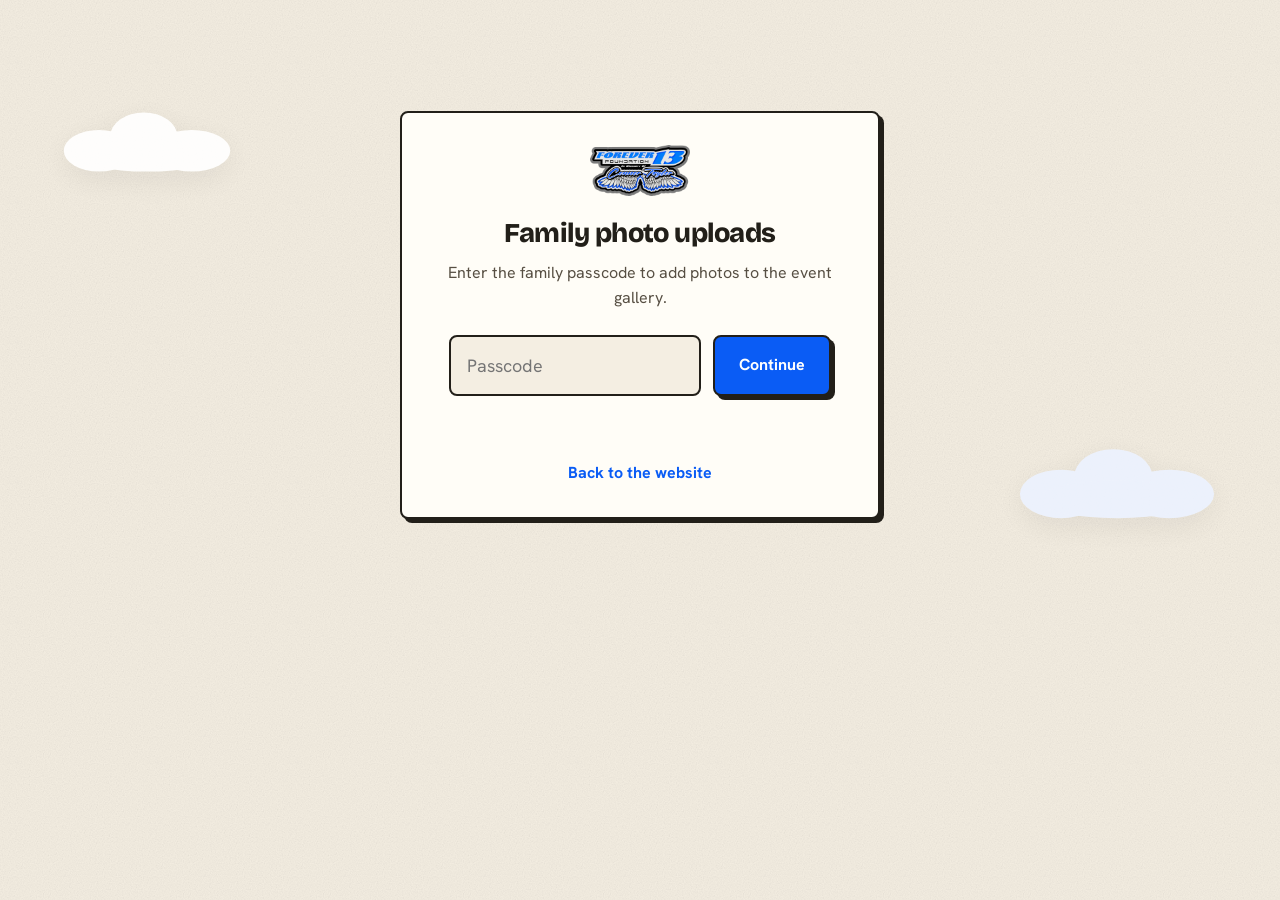
<file: add-photos.html>
<!DOCTYPE html>
<html lang="en">
  <head>
    <meta charset="UTF-8" />
    <meta name="viewport" content="width=device-width, initial-scale=1.0" />
    <title>Add Photos | Forever 13 Foundation</title>
    <meta name="robots" content="noindex, nofollow" />
    <link rel="icon" type="image/png" sizes="512x512" href="assets/img/favicon.png" />
    <link rel="apple-touch-icon" href="assets/img/apple-touch-icon.png" />
    <link rel="preconnect" href="https://fonts.googleapis.com" />
    <link rel="preconnect" href="https://fonts.gstatic.com" crossorigin />
    <link
      href="https://fonts.googleapis.com/css2?family=Bricolage+Grotesque:opsz,wght@12..96,600;12..96,700;12..96,800&family=Caveat:wght@600;700&family=Hanken+Grotesk:wght@400;500;600;700&display=swap"
      rel="stylesheet"
    />
    <link rel="stylesheet" href="assets/css/styles.css" />
    <style>
      .uploader {
        min-height: 70vh;
        display: grid;
        place-items: center;
        padding-block: var(--space-6);
      }
      .uploader__card {
        width: min(30rem, 100%);
        background: var(--card);
        border: 2px solid var(--ink);
        border-radius: var(--r);
        box-shadow: var(--hard);
        padding: var(--space-5);
        text-align: center;
      }
      .uploader__card img.logo {
        height: 3.2rem;
        width: auto;
        margin: 0 auto var(--space-4);
      }
      .uploader__card h1 {
        font-size: 1.7rem;
        margin-bottom: var(--space-2);
      }
      .uploader__card p {
        color: var(--ink-2);
        font-size: 1rem;
      }
      .uploader__card form {
        margin-top: var(--space-4);
        display: flex;
        gap: var(--space-2);
        justify-content: center;
        flex-wrap: wrap;
      }
      .uploader__card input[type="password"] {
        font: inherit;
        padding: 0.85rem 1rem;
        border: 2px solid var(--ink);
        border-radius: var(--r);
        background: var(--paper);
        min-width: 12rem;
      }
      .uploader__status {
        margin-top: var(--space-3);
        font-weight: 600;
        color: var(--blue-deep);
        min-height: 1.5em;
      }
      .uploader__hint {
        margin-top: var(--space-4);
        font-size: 0.85rem;
        color: var(--ink-3);
      }
      .hidden {
        display: none !important;
      }
    </style>
  </head>
  <body>
    <main class="uploader section">
      <svg class="cloud" style="top: 10%; left: 4%; width: 12rem; --dur: 30s" aria-hidden="true"><use href="#cloud" /></svg>
      <svg class="cloud cloud--tint" style="bottom: 12%; right: 4%; width: 14rem; --dur: 26s; --del: -9s" aria-hidden="true"><use href="#cloud" /></svg>
      <svg width="0" height="0" style="position: absolute" aria-hidden="true" focusable="false">
        <symbol id="cloud" viewBox="0 0 120 44">
          <g fill="currentColor">
            <ellipse cx="30" cy="30" rx="22" ry="13" />
            <ellipse cx="58" cy="21" rx="21" ry="15" />
            <ellipse cx="88" cy="30" rx="24" ry="13" />
            <ellipse cx="60" cy="33" rx="42" ry="10" />
          </g>
        </symbol>
        <symbol id="i-heart" viewBox="0 0 24 24"><path fill="currentColor" d="M12 20.7C7.3 17.3 3 13.6 3 9.6 3 7 5 5 7.6 5c1.6 0 3 .8 3.9 2.1C12.4 5.8 13.8 5 15.4 5 18 5 20 7 20 9.6c0 4-4.3 7.7-8 11.1z" /></symbol>
      </svg>

      <div class="uploader__card">
        <img class="logo" src="assets/img/logo.png" alt="Forever 13 Foundation" />

        <!-- Step 0: shown until Cloudinary is configured in config.js -->
        <div data-step="unconfigured" class="hidden">
          <h1>Almost ready</h1>
          <p>
            Photo uploads are not connected yet. Once the Cloudinary account
            details are added to the site settings, this page will let the
            family add gallery photos straight from a phone.
          </p>
        </div>

        <!-- Step 1: passcode -->
        <div data-step="gate" class="hidden">
          <h1>Family photo uploads</h1>
          <p>Enter the family passcode to add photos to the event gallery.</p>
          <form data-gate-form>
            <input type="password" name="passcode" placeholder="Passcode" autocomplete="off" required />
            <button class="btn" type="submit">Continue</button>
          </form>
          <p class="uploader__status" data-gate-status></p>
        </div>

        <!-- Step 2: upload -->
        <div data-step="upload" class="hidden">
          <h1>Add photos to the gallery</h1>
          <p>
            Tap the button, choose pictures from your camera roll, and they will
            appear on the site's gallery page automatically.
          </p>
          <form>
            <button class="btn btn--lg" type="button" data-open-widget>
              <svg style="width: 1.05em; height: 1.05em" aria-hidden="true"><use href="#i-heart" /></svg>
              Add photos
            </button>
          </form>
          <p class="uploader__status" data-upload-status></p>
          <p class="uploader__hint">
            Uploaded the wrong picture? It can be removed in the Cloudinary
            Media Library, and it will disappear from the site.
          </p>
          <p><a class="textlink" href="gallery.html">See the gallery</a></p>
        </div>

        <p class="uploader__hint">
          <a class="textlink" href="index.html">Back to the website</a>
        </p>
      </div>
    </main>

    <script src="assets/js/config.js"></script>
    <script src="https://upload-widget.cloudinary.com/latest/global/all.js" defer></script>
    <script>
      (function () {
        "use strict";
        var CFG = window.F13 || {};
        var configured = CFG.CLOUDINARY_CLOUD_NAME && CFG.CLOUDINARY_UPLOAD_PRESET;
        var steps = {
          unconfigured: document.querySelector('[data-step="unconfigured"]'),
          gate: document.querySelector('[data-step="gate"]'),
          upload: document.querySelector('[data-step="upload"]'),
        };
        function showStep(name) {
          Object.keys(steps).forEach(function (k) {
            steps[k].classList.toggle("hidden", k !== name);
          });
        }

        if (!configured) {
          showStep("unconfigured");
          return;
        }
        var unlocked = sessionStorage.getItem("f13_upload_ok") === "1";
        showStep(unlocked ? "upload" : "gate");

        var gateForm = document.querySelector("[data-gate-form]");
        var gateStatus = document.querySelector("[data-gate-status]");
        gateForm.addEventListener("submit", function (e) {
          e.preventDefault();
          var val = gateForm.passcode.value.trim();
          if (val && val === String(CFG.UPLOAD_PASSCODE || "")) {
            sessionStorage.setItem("f13_upload_ok", "1");
            showStep("upload");
          } else {
            gateStatus.textContent = "That passcode does not match. Try again.";
          }
        });

        var uploadStatus = document.querySelector("[data-upload-status]");
        var uploaded = 0;
        var widget = null;
        function openWidget() {
          if (!window.cloudinary) {
            uploadStatus.textContent =
              "The uploader is still loading. Give it a second and tap again.";
            return;
          }
          if (!widget) {
            widget = window.cloudinary.createUploadWidget(
              {
                cloudName: CFG.CLOUDINARY_CLOUD_NAME,
                uploadPreset: CFG.CLOUDINARY_UPLOAD_PRESET,
                tags: [CFG.GALLERY_TAG || "forever13-gallery"],
                sources: ["local", "camera"],
                multiple: true,
                maxFiles: 30,
                maxFileSize: 20000000,
                clientAllowedFormats: ["image"],
              },
              function (error, result) {
                if (error) {
                  uploadStatus.textContent =
                    "Something went wrong. Please try again.";
                  return;
                }
                if (result && result.event === "success") {
                  uploaded += 1;
                  uploadStatus.textContent =
                    uploaded === 1
                      ? "1 photo uploaded. It will appear in the gallery shortly."
                      : uploaded + " photos uploaded. They will appear in the gallery shortly.";
                }
              }
            );
          }
          widget.open();
        }
        document
          .querySelector("[data-open-widget]")
          .addEventListener("click", openWidget);
      })();
    </script>
  </body>
</html>
</file>
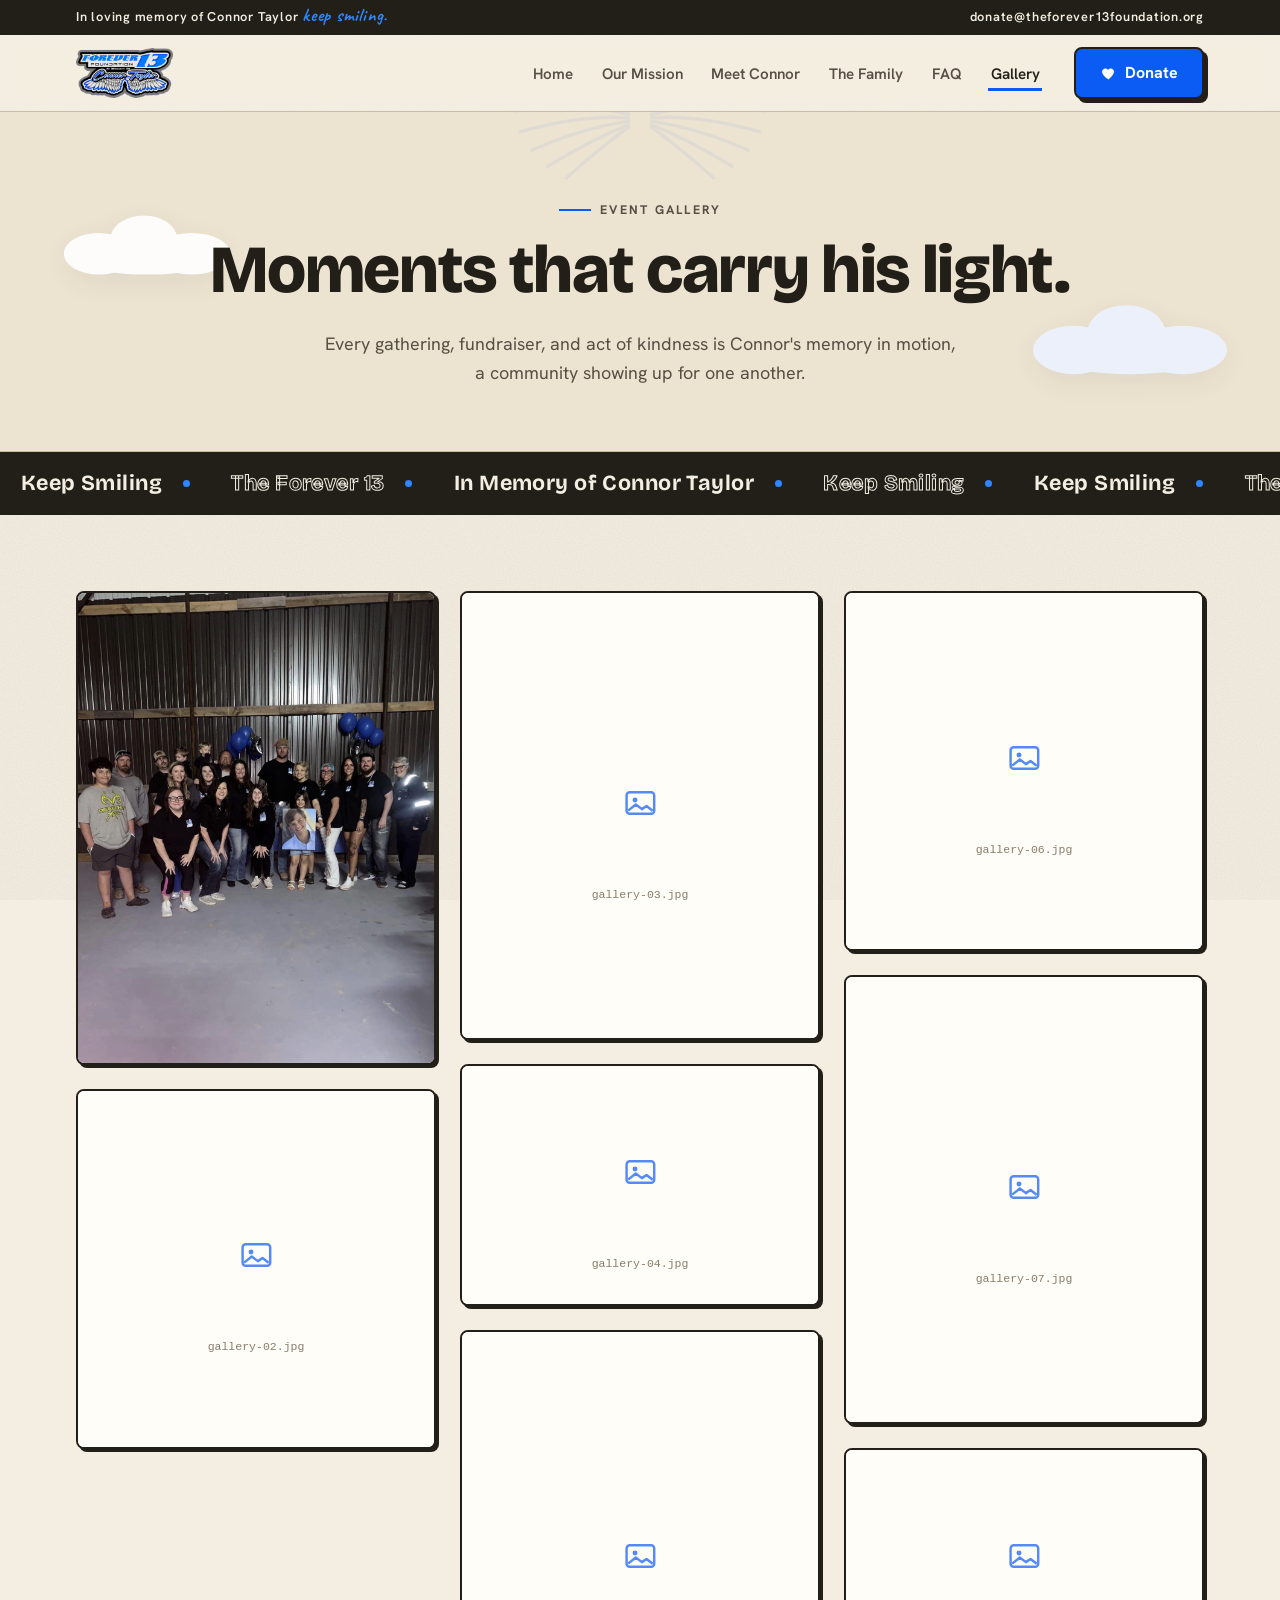
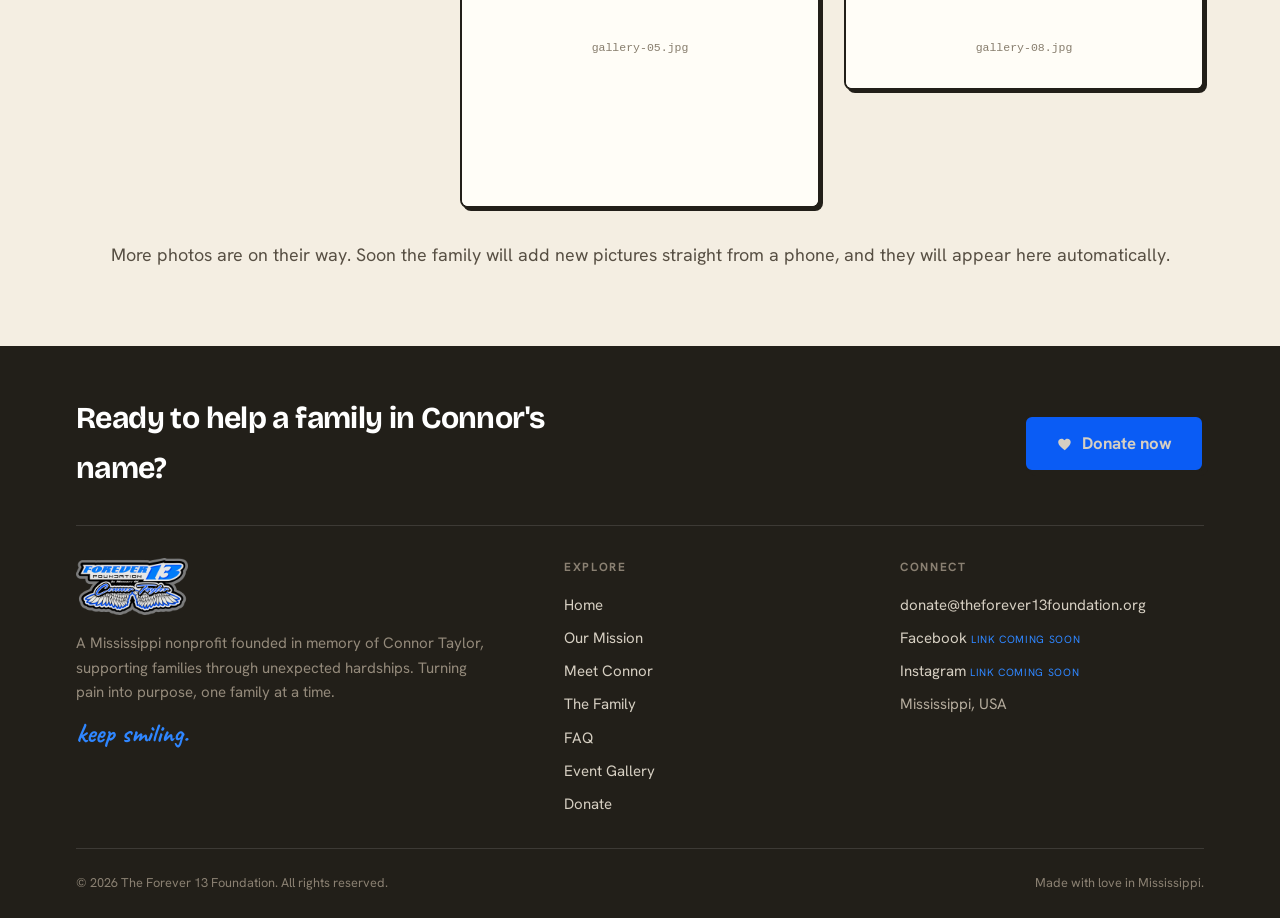
<file: gallery.html>
<!DOCTYPE html>
<html lang="en">
  <head>
    <meta charset="UTF-8" />
    <meta name="viewport" content="width=device-width, initial-scale=1.0" />
    <title>Event Gallery | The Forever 13 Foundation</title>
    <meta
      name="description"
      content="Moments from The Forever 13 Foundation events, the community coming together in memory of Connor Taylor."
    />
    <meta name="theme-color" content="#f6f1e8" />
    <meta property="og:type" content="website" />
    <meta property="og:title" content="Event Gallery | The Forever 13 Foundation" />
    <meta property="og:description" content="Moments from our events, in memory of Connor Taylor." />
    <meta property="og:image" content="assets/img/family-event.jpg" />
    <link rel="icon" type="image/png" sizes="512x512" href="assets/img/favicon.png" />
    <link rel="apple-touch-icon" href="assets/img/apple-touch-icon.png" />
    <link rel="preconnect" href="https://fonts.googleapis.com" />
    <link rel="preconnect" href="https://fonts.gstatic.com" crossorigin />
    <link
      href="https://fonts.googleapis.com/css2?family=Bricolage+Grotesque:opsz,wght@12..96,500;12..96,600;12..96,700;12..96,800&family=Caveat:wght@600;700&family=Hanken+Grotesk:wght@400;500;600;700&display=swap"
      rel="stylesheet"
    />
    <link rel="stylesheet" href="assets/css/styles.css" />
  </head>
  <body>
    <a class="skip-link" href="#main">Skip to content</a>

    <svg width="0" height="0" style="position: absolute" aria-hidden="true" focusable="false">
      <symbol id="wings" viewBox="0 0 260 130">
        <g fill="none" stroke="currentColor" stroke-width="3" stroke-linecap="round">
          <path d="M120 52 C96 40 66 36 30 40" /><path d="M120 55 C94 48 60 46 22 52" /><path d="M120 58 C96 56 62 60 26 70" /><path d="M120 61 C98 64 68 72 36 86" /><path d="M120 64 C100 72 76 84 50 100" /><path d="M120 66 C104 78 86 92 66 110" />
          <path d="M140 52 C164 40 194 36 230 40" /><path d="M140 55 C166 48 200 46 238 52" /><path d="M140 58 C164 56 198 60 234 70" /><path d="M140 61 C162 64 192 72 224 86" /><path d="M140 64 C160 72 184 84 210 100" /><path d="M140 66 C156 78 174 92 194 110" />
        </g>
      </symbol>
      <symbol id="i-heart" viewBox="0 0 24 24"><path fill="currentColor" d="M12 20.7C7.3 17.3 3 13.6 3 9.6 3 7 5 5 7.6 5c1.6 0 3 .8 3.9 2.1C12.4 5.8 13.8 5 15.4 5 18 5 20 7 20 9.6c0 4-4.3 7.7-8 11.1z" /></symbol>
      <symbol id="i-menu" viewBox="0 0 24 24"><path fill="none" stroke="currentColor" stroke-width="2" stroke-linecap="round" d="M4 7h16M4 12h16M4 17h16" /></symbol>
      <symbol id="i-close" viewBox="0 0 24 24"><path fill="none" stroke="currentColor" stroke-width="2" stroke-linecap="round" d="M6 6l12 12M18 6L6 18" /></symbol>
      <symbol id="i-left" viewBox="0 0 24 24"><path fill="none" stroke="currentColor" stroke-width="2" stroke-linecap="round" stroke-linejoin="round" d="M15 5l-7 7 7 7" /></symbol>
      <symbol id="i-right" viewBox="0 0 24 24"><path fill="none" stroke="currentColor" stroke-width="2" stroke-linecap="round" stroke-linejoin="round" d="M9 5l7 7-7 7" /></symbol>
      <symbol id="i-photo" viewBox="0 0 24 24"><rect x="3" y="5" width="18" height="14" rx="2" fill="none" stroke="currentColor" stroke-width="1.6" /><circle cx="8.5" cy="10" r="1.6" fill="currentColor" /><path fill="none" stroke="currentColor" stroke-width="1.6" stroke-linejoin="round" d="M4 17l5-4 4 3 3-2 4 3" /></symbol>
      <symbol id="cloud" viewBox="0 0 120 44">
        <g fill="currentColor">
          <ellipse cx="30" cy="30" rx="22" ry="13" />
          <ellipse cx="58" cy="21" rx="21" ry="15" />
          <ellipse cx="88" cy="30" rx="24" ry="13" />
          <ellipse cx="60" cy="33" rx="42" ry="10" />
        </g>
      </symbol>
    </svg>

    <div class="topbar">
      <div class="container topbar__inner">
        <span>In loving memory of Connor Taylor <span class="script">keep smiling.</span></span>
        <span class="topbar__right"><a href="mailto:donate@theforever13foundation.org">donate@theforever13foundation.org</a></span>
      </div>
    </div>

    <header class="site-header">
      <div class="container site-header__inner">
        <a class="brand" href="index.html" aria-label="The Forever 13 Foundation home">
          <img src="assets/img/logo.png" alt="The Forever 13 Foundation, in memory of Connor Taylor" />
        </a>
        <nav class="nav" data-nav aria-label="Primary">
          <ul class="nav__links">
            <li><a href="index.html">Home</a></li>
            <li><a href="mission/">Our Mission</a></li>
            <li><a href="connor/">Meet Connor</a></li>
            <li><a href="index.html#family">The Family</a></li>
            <li><a href="index.html#faq">FAQ</a></li>
            <li><a href="gallery.html" aria-current="page">Gallery</a></li>
          </ul>
          <a class="btn" data-donate href="index.html#give">
            <svg aria-hidden="true"><use href="#i-heart" /></svg>Donate
          </a>
          <button class="nav__toggle" data-nav-toggle aria-label="Menu" aria-expanded="false">
            <svg aria-hidden="true"><use href="#i-menu" /></svg>
          </button>
        </nav>
      </div>
    </header>

    <main id="main">
      <section class="gallery-hero">
        <svg class="hero__watermark" aria-hidden="true"><use href="#wings" /></svg>
        <svg class="cloud" style="top: 16%; left: 4%; width: 12rem; --dur: 30s" aria-hidden="true"><use href="#cloud" /></svg>
        <svg class="cloud cloud--tint" style="bottom: 12%; right: 3%; width: 14rem; --dur: 26s; --del: -9s" aria-hidden="true"><use href="#cloud" /></svg>
        <div class="container">
          <p class="hero__eyebrow sa" style="display: inline-flex">Event Gallery</p>
          <h1 class="sa" style="margin-top: 1rem">Moments that carry his light.</h1>
          <p class="sa">
            Every gathering, fundraiser, and act of kindness is Connor's memory
            in motion, a community showing up for one another.
          </p>
        </div>
      </section>
      <span data-hero-end aria-hidden="true"></span>

      <div class="marquee" aria-hidden="true">
        <div class="marquee__track">
          <span>Keep Smiling</span><span class="alt">The Forever 13</span><span>In Memory of Connor Taylor</span><span class="alt">Keep Smiling</span><span>Keep Smiling</span><span class="alt">The Forever 13</span><span>In Memory of Connor Taylor</span><span class="alt">Keep Smiling</span><span>Keep Smiling</span><span class="alt">The Forever 13</span><span>In Memory of Connor Taylor</span><span class="alt">Keep Smiling</span>
          <span>Keep Smiling</span><span class="alt">The Forever 13</span><span>In Memory of Connor Taylor</span><span class="alt">Keep Smiling</span><span>Keep Smiling</span><span class="alt">The Forever 13</span><span>In Memory of Connor Taylor</span><span class="alt">Keep Smiling</span><span>Keep Smiling</span><span class="alt">The Forever 13</span><span>In Memory of Connor Taylor</span><span class="alt">Keep Smiling</span>
        </div>
      </div>

      <section class="section">
        <div class="container">
          <!-- HOW TO ADD PHOTOS
               Add a real photo as a clickable, zoomable tile like this:

               <button class="gallery__item" data-full="assets/img/gallery-01.jpg"
                        data-alt="The Forever 13 fundraiser, spring 2026">
                 <img src="assets/img/gallery-01.jpg" alt="The Forever 13 fundraiser, spring 2026" loading="lazy" />
               </button>

               (Phase 2 replaces this with the self-serve phone upload flow from
               PLAN.md, so the family never edits HTML.) -->
          <div class="gallery" data-gallery>
            <button
              class="gallery__item"
              data-full="assets/img/family-event.jpg"
              data-alt="The Forever 13 family together at an event, holding Connor's portrait"
            >
              <img
                src="assets/img/family-event.jpg"
                alt="The Forever 13 family together at an event, holding Connor's portrait"
                loading="lazy"
              />
            </button>
            <div class="gallery__item" aria-hidden="true"><div class="gallery__ph" style="--r-ph: 1/1"><svg><use href="#i-photo" /></svg><code>gallery-02.jpg</code></div></div>
            <div class="gallery__item" aria-hidden="true"><div class="gallery__ph" style="--r-ph: 4/5"><svg><use href="#i-photo" /></svg><code>gallery-03.jpg</code></div></div>
            <div class="gallery__item" aria-hidden="true"><div class="gallery__ph" style="--r-ph: 3/2"><svg><use href="#i-photo" /></svg><code>gallery-04.jpg</code></div></div>
            <div class="gallery__item" aria-hidden="true"><div class="gallery__ph" style="--r-ph: 3/4"><svg><use href="#i-photo" /></svg><code>gallery-05.jpg</code></div></div>
            <div class="gallery__item" aria-hidden="true"><div class="gallery__ph" style="--r-ph: 1/1"><svg><use href="#i-photo" /></svg><code>gallery-06.jpg</code></div></div>
            <div class="gallery__item" aria-hidden="true"><div class="gallery__ph" style="--r-ph: 4/5"><svg><use href="#i-photo" /></svg><code>gallery-07.jpg</code></div></div>
            <div class="gallery__item" aria-hidden="true"><div class="gallery__ph" style="--r-ph: 3/2"><svg><use href="#i-photo" /></svg><code>gallery-08.jpg</code></div></div>
          </div>

          <p class="gallery__note">
            More photos are on their way. Soon the family will add new pictures
            straight from a phone, and they will appear here automatically.
          </p>
        </div>
      </section>
    </main>

    <div class="lightbox" data-lightbox role="dialog" aria-modal="true" aria-label="Photo viewer">
      <button class="lightbox__close" data-lightbox-close aria-label="Close"><svg aria-hidden="true"><use href="#i-close" /></svg></button>
      <button class="lightbox__prev" data-lightbox-prev aria-label="Previous photo"><svg aria-hidden="true"><use href="#i-left" /></svg></button>
      <img
        class="lightbox__img"
        data-lightbox-img
        alt=""
        src="[data-uri]"
      />
      <button class="lightbox__next" data-lightbox-next aria-label="Next photo"><svg aria-hidden="true"><use href="#i-right" /></svg></button>
    </div>

    <footer class="site-footer">
      <div class="container">
        <div class="footer__top">
          <p>Ready to help a family in Connor's name?</p>
          <a class="btn btn--lg" data-donate href="index.html#give">
            <svg class="heartbeat" aria-hidden="true"><use href="#i-heart" /></svg>
            Donate now
          </a>
        </div>
        <div class="footer__grid">
          <div class="footer__brand">
            <img src="assets/img/logo.png" alt="The Forever 13 Foundation" />
            <p>
              A Mississippi nonprofit founded in memory of Connor Taylor,
              supporting families through unexpected hardships. Turning pain into
              purpose, one family at a time.
            </p>
            <span class="script">keep smiling.</span>
          </div>
          <div class="footer__col">
            <h4>Explore</h4>
            <ul>
              <li><a href="index.html">Home</a></li>
              <li><a href="mission/">Our Mission</a></li>
              <li><a href="connor/">Meet Connor</a></li>
              <li><a href="index.html#family">The Family</a></li>
              <li><a href="index.html#faq">FAQ</a></li>
              <li><a href="gallery.html">Event Gallery</a></li>
              <li><a href="index.html#give">Donate</a></li>
            </ul>
          </div>
          <div class="footer__col">
            <h4>Connect</h4>
            <ul>
              <li><a href="mailto:donate@theforever13foundation.org">donate@theforever13foundation.org</a></li>
              <li><a href="#">Facebook</a> <span class="footer__sample">link coming soon</span></li>
              <li><a href="#">Instagram</a> <span class="footer__sample">link coming soon</span></li>
              <li>Mississippi, USA</li>
            </ul>
          </div>
        </div>
        <div class="footer__bottom">
          <span>© <span data-year>2026</span> The Forever 13 Foundation. All rights reserved.</span>
          <span>Made with love in Mississippi.</span>
        </div>
      </div>
    </footer>

    <div class="donate-float" data-donate-float>
      <a class="btn" data-donate href="index.html#give">
        <svg aria-hidden="true"><use href="#i-heart" /></svg>
        Donate in Connor's memory
      </a>
    </div>

    <script src="assets/js/config.js" defer></script>
    <script src="assets/js/main.js" defer></script>
  </body>
</html>
</file>
<file: assets/css/styles.css>
/* ==========================================================================
   Forever 13 Foundation site styles
   "Print + sky": warm paper with grain, ink borders and hard offset shadows,
   electric royal blue, drifting clouds, polaroid photos, editorial numbering.
   Content is ALWAYS visible; scroll effects are native CSS scroll-driven
   animations that simply do nothing in browsers without support.
   ========================================================================== */

:root {
  --paper: #f4eee2;
  --paper-2: #ece3d1;
  --card: #fffdf7;

  --ink: #221f19;
  --ink-2: #574f43;
  --ink-3: #877d6d;

  --blue: #0a5cf5;
  --blue-deep: #0740b8;
  --blue-bright: #2f86ff;
  --blue-050: #ecf2ff;

  --rule: #ddd4c0;
  --rule-strong: #c9bda2;

  --font-display: "Bricolage Grotesque", system-ui, sans-serif;
  --font-sans: "Hanken Grotesk", system-ui, -apple-system, "Segoe UI", sans-serif;
  --font-script: "Caveat", "Segoe Script", cursive;

  --space-1: 0.5rem;
  --space-2: 0.75rem;
  --space-3: 1rem;
  --space-4: 1.5rem;
  --space-5: 2rem;
  --space-6: 3rem;
  --space-7: 4rem;

  --container: 76rem;

  --r-sm: 4px;
  --r: 8px;

  /* Print-style hard shadows + real soft photo shadows */
  --hard: 4px 4px 0 var(--ink);
  --hard-sm: 3px 3px 0 var(--ink);
  --hard-blue: 4px 4px 0 var(--blue-deep);
  --soft: 0 22px 44px -24px rgba(34, 26, 16, 0.45);
  --photo: 14px 20px 44px -24px rgba(34, 26, 16, 0.5);

  --ease: cubic-bezier(0.16, 1, 0.3, 1);
  --header-h: 4.8rem;
}

/* ------------------------------------------------------------------- Reset */
*,
*::before,
*::after {
  box-sizing: border-box;
}
html {
  -webkit-text-size-adjust: 100%;
  scroll-behavior: smooth;
}
body {
  margin: 0;
  font-family: var(--font-sans);
  font-size: clamp(1rem, 0.96rem + 0.2vw, 1.125rem);
  line-height: 1.62;
  color: var(--ink);
  background: var(--paper);
  -webkit-font-smoothing: antialiased;
  text-rendering: optimizeLegibility;
  overflow-x: hidden;
}
body::before {
  content: "";
  position: fixed;
  inset: 0;
  z-index: 1;
  pointer-events: none;
  opacity: 0.35;
  mix-blend-mode: multiply;
  background-image: url("data:image/svg+xml,%3Csvg xmlns='http://www.w3.org/2000/svg' width='140' height='140'%3E%3Cfilter id='n'%3E%3CfeTurbulence type='fractalNoise' baseFrequency='0.85' numOctaves='2' stitchTiles='stitch'/%3E%3CfeColorMatrix type='saturate' values='0'/%3E%3C/filter%3E%3Crect width='100%25' height='100%25' filter='url(%23n)' opacity='0.5'/%3E%3C/svg%3E");
}
img,
svg,
picture {
  display: block;
  max-width: 100%;
}
a {
  color: inherit;
}
h1,
h2,
h3 {
  font-family: var(--font-display);
  margin: 0;
  line-height: 1.02;
  letter-spacing: -0.02em;
  font-weight: 800;
  text-wrap: balance;
  color: var(--ink);
}
p {
  margin: 0;
}
:focus-visible {
  outline: 3px solid var(--blue);
  outline-offset: 3px;
  border-radius: 4px;
}
::selection {
  background: var(--blue);
  color: #fff;
}
.skip-link {
  position: absolute;
  left: 50%;
  top: -120%;
  transform: translateX(-50%);
  background: var(--blue);
  color: #fff;
  padding: 0.6rem 1.2rem;
  border-radius: var(--r);
  font-weight: 700;
  z-index: 200;
  transition: top 0.2s var(--ease);
}
.skip-link:focus {
  top: 0.6rem;
}
.topbar,
.site-header,
main,
.site-footer,
.donate-float,
.lightbox {
  position: relative;
  z-index: 2;
}

/* -------------------------------------------------------------- Utilities */
.container {
  width: 100%;
  max-width: var(--container);
  margin-inline: auto;
  padding-inline: clamp(1.25rem, 5vw, 2.75rem);
}
.section {
  padding-block: clamp(3.25rem, 6vw, 5.5rem);
  position: relative;
  overflow: hidden;
}
.section > .container {
  position: relative;
  z-index: 1;
}

/* Editorial numbered section header */
.sec-head {
  display: flex;
  align-items: flex-start;
  gap: var(--space-4);
  padding-top: var(--space-3);
  border-top: 2px solid var(--ink);
  margin-bottom: var(--space-5);
}
.on-blue .sec-head {
  border-top-color: rgba(255, 255, 255, 0.7);
}
.sec-index {
  font-family: var(--font-display);
  font-weight: 800;
  font-size: clamp(1.6rem, 1.2rem + 1.4vw, 2.4rem);
  line-height: 1;
  color: var(--blue);
  flex: none;
  padding-top: 0.2rem;
}
.on-blue .sec-index {
  color: #fff;
}
.sec-label {
  font-weight: 700;
  font-size: 0.75rem;
  letter-spacing: 0.2em;
  text-transform: uppercase;
  color: var(--ink-3);
  margin-bottom: 0.35rem;
}
.on-blue .sec-label {
  color: rgba(255, 255, 255, 0.75);
}
.sec-head h2 {
  font-size: clamp(1.9rem, 1.2rem + 2.6vw, 3.1rem);
}
.on-blue .sec-head h2,
.on-blue h2 {
  color: #fff;
}

.script {
  font-family: var(--font-script);
  font-weight: 700;
  color: var(--blue);
  line-height: 0.9;
}

/* Clouds ------------------------------------------------------------------ */
.cloud {
  position: absolute;
  z-index: 0;
  color: #fff;
  opacity: 0.9;
  pointer-events: none;
  filter: drop-shadow(0 8px 16px rgba(32, 25, 16, 0.07));
  animation: drift var(--dur, 26s) ease-in-out var(--del, 0s) infinite alternate;
}
.cloud--tint {
  color: var(--blue-050);
}
.cloud--ghost {
  color: rgba(255, 255, 255, 0.1);
  filter: none;
  opacity: 1;
}
.cloud--ink {
  color: rgba(255, 255, 255, 0.05);
  filter: none;
  opacity: 1;
}
/* Soft twinkling sparkles */
.spark {
  position: absolute;
  z-index: 0;
  color: #fff;
  opacity: 0.5;
  pointer-events: none;
  animation: twinkle var(--tdur, 4s) ease-in-out var(--tdel, 0s) infinite alternate,
    sparkdrift var(--sdur, 9s) ease-in-out var(--sdel, 0s) infinite alternate;
}
@keyframes sparkdrift {
  from {
    translate: 0 0;
  }
  to {
    translate: var(--sx, 16px) var(--sy, -20px);
  }
}
@keyframes twinkle {
  from {
    opacity: 0.12;
    transform: scale(0.75) rotate(-8deg);
  }
  to {
    opacity: 0.65;
    transform: scale(1.05) rotate(8deg);
  }
}
@keyframes drift {
  from {
    transform: translateX(-14px) translateY(0);
  }
  to {
    transform: translateX(22px) translateY(-6px);
  }
}
.floaty {
  animation: bob 5.5s ease-in-out infinite alternate;
}
@keyframes bob {
  from {
    translate: 0 0;
  }
  to {
    translate: 0 -8px;
  }
}
/* Cloud-scalloped edge that leads into a blue band */
.cloud-edge {
  display: block;
  width: 100%;
  height: clamp(28px, 4vw, 48px);
  color: var(--paper);
  position: absolute;
  top: -1px;
  left: 0;
  z-index: 1;
}
.cloud-edge--alt {
  color: var(--paper-2);
}
.cloud-edge--flip {
  top: auto;
  bottom: -1px;
  transform: scaleY(-1);
}

/* Buttons ----------------------------------------------------------------- */
.btn {
  display: inline-flex;
  align-items: center;
  gap: 0.5rem;
  font-family: var(--font-sans);
  font-weight: 700;
  font-size: 1rem;
  line-height: 1;
  padding: 0.95rem 1.5rem;
  border: 2px solid var(--ink);
  border-radius: var(--r);
  background: var(--blue);
  color: #fff;
  cursor: pointer;
  text-decoration: none;
  box-shadow: var(--hard);
  transition: transform 0.2s var(--ease), box-shadow 0.2s var(--ease),
    background-color 0.2s var(--ease);
}
.btn svg {
  width: 1.05em;
  height: 1.05em;
  flex: none;
}
.btn .heartbeat {
  transform-origin: center;
}
.btn:hover .heartbeat {
  animation: beat 0.9s ease-in-out infinite;
}
@keyframes beat {
  0%, 100% { transform: scale(1); }
  25% { transform: scale(1.22); }
  40% { transform: scale(1); }
}
.btn:hover {
  transform: translate(-2px, -2px);
  box-shadow: 6px 6px 0 var(--ink);
  background: var(--blue-deep);
}
.btn:active {
  transform: translate(0, 0);
  box-shadow: var(--hard-sm);
}
.btn--lg {
  padding: 1.1rem 1.9rem;
  font-size: 1.05rem;
}
.btn--paper {
  background: var(--card);
  color: var(--ink);
}
.btn--paper:hover {
  background: #fff;
  color: var(--ink);
}
.btn--white {
  background: #fff;
  color: var(--blue-deep);
  border-color: var(--ink);
}
.btn--white:hover {
  background: var(--blue-050);
  color: var(--blue-deep);
}

.textlink {
  font-weight: 700;
  color: var(--blue);
  text-decoration: none;
  background-image: linear-gradient(currentColor, currentColor);
  background-size: 0% 2px;
  background-position: 0 100%;
  background-repeat: no-repeat;
  transition: background-size 0.3s var(--ease);
  padding-bottom: 2px;
}
.textlink:hover {
  background-size: 100% 2px;
}
.on-blue .textlink {
  color: #fff;
}

/* ------------------------------------------------------- Topbar + Header */
.topbar {
  background: var(--ink);
  color: var(--paper);
  font-size: 0.8rem;
  font-weight: 600;
  letter-spacing: 0.06em;
}
.topbar__inner {
  display: flex;
  align-items: center;
  justify-content: space-between;
  gap: var(--space-4);
  padding-block: 0.45rem;
}
.topbar .script {
  color: var(--blue-bright);
  font-size: 1.15rem;
}
.topbar a {
  color: var(--paper);
  text-decoration: none;
}
.topbar a:hover {
  color: #fff;
  text-decoration: underline;
}
.site-header {
  position: sticky;
  top: 0;
  z-index: 100;
  height: var(--header-h);
  display: flex;
  align-items: center;
  background: color-mix(in srgb, var(--paper) 88%, transparent);
  -webkit-backdrop-filter: saturate(1.3) blur(12px);
  backdrop-filter: saturate(1.3) blur(12px);
  border-bottom: 1px solid var(--rule-strong);
}
.site-header__inner {
  display: flex;
  align-items: center;
  justify-content: space-between;
  gap: var(--space-4);
  width: 100%;
}
.brand {
  display: inline-flex;
  align-items: center;
  text-decoration: none;
}
.brand img {
  height: 3.1rem;
  width: auto;
}
.nav {
  display: flex;
  align-items: center;
  gap: var(--space-5);
}
.nav__links {
  display: flex;
  gap: var(--space-4);
  list-style: none;
  margin: 0;
  padding: 0;
}
.nav__links a {
  color: var(--ink-2);
  text-decoration: none;
  font-weight: 600;
  font-size: 0.95rem;
  position: relative;
  padding: 0.4rem 0.15rem;
  transition: color 0.2s var(--ease);
}
.nav__links a::after {
  content: "";
  position: absolute;
  left: 0;
  right: 100%;
  bottom: 0;
  height: 2.5px;
  background: var(--blue);
  transition: right 0.25s var(--ease);
}
.nav__links a:hover::after,
.nav__links a[aria-current="page"]::after {
  right: 0;
}
.nav__links a:hover,
.nav__links a[aria-current="page"] {
  color: var(--ink);
}
.nav__toggle {
  display: none;
  background: none;
  border: 0;
  color: var(--ink);
  cursor: pointer;
  padding: 0.4rem;
}
.nav__toggle svg {
  width: 1.7rem;
  height: 1.7rem;
}

/* Floating donate (mobile) ------------------------------------------------ */
.donate-float {
  position: fixed;
  left: 1rem;
  right: 1rem;
  bottom: 1rem;
  z-index: 90;
  display: none;
  justify-content: center;
  transform: translateY(180%);
  transition: transform 0.45s var(--ease);
}
.donate-float.is-visible {
  transform: translateY(0);
}
.donate-float .btn {
  width: 100%;
  max-width: 32rem;
  justify-content: center;
}

/* ------------------------------------------------------------------- Hero */
.hero {
  position: relative;
  padding-block: clamp(2.5rem, 4.5vw, 4rem) 0;
  overflow: hidden;
}
.hero__watermark {
  position: absolute;
  top: -6%;
  right: -8%;
  width: min(46rem, 58vw);
  color: var(--blue);
  opacity: 0.05;
  z-index: 0;
  pointer-events: none;
}
.hero__grid {
  position: relative;
  z-index: 1;
  display: grid;
  grid-template-columns: 1.1fr 0.9fr;
  align-items: center;
  gap: clamp(var(--space-5), 4vw, var(--space-7));
}
.hero__eyebrow {
  display: inline-flex;
  align-items: center;
  gap: 0.6rem;
  font-weight: 700;
  font-size: 0.78rem;
  letter-spacing: 0.18em;
  text-transform: uppercase;
  color: var(--ink-3);
}
.hero__eyebrow::before {
  content: "";
  width: 2rem;
  height: 2.5px;
  background: var(--blue);
}
.hero__title {
  font-size: clamp(2.5rem, 1.2rem + 5.2vw, 4.6rem);
  letter-spacing: -0.03em;
  line-height: 1.02;
  margin-top: var(--space-3);
}
.hero__title .u {
  display: inline-block;
  color: var(--blue);
  white-space: nowrap;
  padding-bottom: 0.18em;
  background-image: url("data:image/svg+xml,%3Csvg xmlns='http://www.w3.org/2000/svg' width='120' height='12' viewBox='0 0 120 12'%3E%3Cpath d='M2 8 Q 16 2 30 7 T 60 7 T 90 7 T 118 6' fill='none' stroke='%230a5cf5' stroke-width='3' stroke-linecap='round'/%3E%3C/svg%3E");
  background-repeat: no-repeat;
  background-position: left bottom;
  background-size: 100% 0.26em;
}
.hero__copy {
  max-width: 33rem;
  margin-top: var(--space-4);
  font-size: 1.15rem;
  color: var(--ink-2);
}
.hero__copy b {
  color: var(--ink);
}
.hero__actions {
  display: flex;
  flex-wrap: wrap;
  gap: var(--space-3);
  margin-top: var(--space-5);
}
.hero__photo {
  position: relative;
  z-index: 1;
  justify-self: center;
}
.hero__photo figure {
  margin: 0;
  padding: 0.7rem 0.7rem 3rem;
  background: var(--card);
  border: 1px solid rgba(34, 26, 16, 0.15);
  border-radius: var(--r-sm);
  box-shadow: var(--photo);
  transform: rotate(1.6deg);
  position: relative;
}
.hero__photo .frame-img {
  border-radius: 2px;
  overflow: hidden;
  aspect-ratio: 4 / 5;
}
.hero__photo img {
  width: 100%;
  height: 100%;
  object-fit: cover;
}
.hero__photo figcaption {
  position: absolute;
  left: 0;
  right: 0;
  bottom: 0.9rem;
  text-align: center;
  font-family: var(--font-script);
  font-size: 1.65rem;
  color: var(--ink);
}
.hero__sticker {
  position: absolute;
  right: 1.3rem;
  top: 1.3rem;
  z-index: 2;
  width: 4.9rem;
  height: 4.9rem;
  border-radius: 50%;
  background: var(--blue);
  border: 2px solid var(--ink);
  color: #fff;
  display: grid;
  place-items: center;
  text-align: center;
  line-height: 0.9;
  box-shadow: var(--hard-sm);
  transform: rotate(8deg);
}
.hero__sticker b {
  font-family: var(--font-display);
  font-weight: 800;
  font-size: 1.8rem;
  display: block;
}
.hero__sticker span {
  font-size: 0.5rem;
  letter-spacing: 0.16em;
  text-transform: uppercase;
  font-weight: 700;
}

/* Facts bar at hero bottom */
.factbar {
  position: relative;
  z-index: 1;
  margin-top: clamp(var(--space-5), 4vw, var(--space-6));
  margin-bottom: clamp(1.25rem, 2.5vw, 1.75rem);
  display: grid;
  grid-template-columns: repeat(3, 1fr);
  background: var(--card);
  border: 2px solid var(--ink);
  border-radius: var(--r);
  box-shadow: var(--hard);
  overflow: hidden;
}
.fact {
  display: flex;
  align-items: center;
  gap: 0.8rem;
  padding: 1rem 1.2rem;
  border-right: 2px solid var(--ink);
}
.fact:last-child {
  border-right: 0;
}
.fact svg {
  width: 1.5rem;
  height: 1.5rem;
  color: var(--blue);
  flex: none;
}
.fact b {
  font-family: var(--font-display);
  font-weight: 700;
  font-size: 0.98rem;
  display: block;
  line-height: 1.15;
}
.fact span {
  font-size: 0.8rem;
  color: var(--ink-3);
  font-weight: 600;
}

/* -------------------------------------------------------------- Marquee */
.marquee {
  border-block: 2px solid var(--ink);
  background: var(--ink);
  color: var(--paper);
  overflow: hidden;
  padding-block: 0.75rem;
  position: relative;
  z-index: 2;
}
.marquee__track {
  display: flex;
  width: max-content;
  animation: marquee 32s linear infinite;
}
.marquee:hover .marquee__track {
  animation-play-state: paused;
}
.marquee__track span {
  font-family: var(--font-display);
  font-weight: 700;
  font-size: clamp(1rem, 0.9rem + 0.7vw, 1.35rem);
  letter-spacing: 0.02em;
  padding-inline: 1.3rem;
  white-space: nowrap;
  display: inline-flex;
  align-items: center;
  gap: 1.3rem;
}
.marquee__track span::after {
  content: "";
  width: 7px;
  height: 7px;
  border-radius: 50%;
  background: var(--blue-bright);
  flex: none;
}
.marquee__track .alt {
  color: transparent;
  -webkit-text-stroke: 1px var(--paper);
}
@keyframes marquee {
  to { transform: translateX(-50%); }
}

/* --------------------------------------------------------------- Mission */
.mission {
  background: var(--paper-2);
}
.mission__grid {
  display: grid;
  grid-template-columns: 1.2fr 0.8fr;
  gap: clamp(var(--space-5), 4vw, var(--space-7));
  align-items: center;
}
.mission__statement {
  font-family: var(--font-display);
  font-weight: 700;
  font-size: clamp(1.35rem, 1.05rem + 1.3vw, 1.9rem);
  line-height: 1.25;
  letter-spacing: -0.015em;
  max-width: 34rem;
}
.mission__statement em {
  font-style: normal;
  color: var(--blue);
}
.mission__copy {
  margin-top: var(--space-4);
  color: var(--ink-2);
  max-width: 36rem;
}
.mission__actions {
  margin-top: var(--space-5);
  display: flex;
  flex-wrap: wrap;
  align-items: center;
  gap: var(--space-3) var(--space-4);
}
.mission__photo {
  justify-self: center;
  max-width: 19rem;
  position: relative;
}
.mission__photo figure {
  margin: 0;
  padding: 0.7rem 0.7rem 2.6rem;
  background: var(--card);
  border: 1px solid rgba(34, 26, 16, 0.15);
  box-shadow: var(--photo);
  border-radius: var(--r-sm);
  transform: rotate(2.4deg);
  position: relative;
}
.mission__photo .frame-img {
  overflow: hidden;
  border-radius: 2px;
  aspect-ratio: 1;
}
.mission__photo img {
  width: 100%;
  height: 100%;
  object-fit: cover;
}
.mission__photo figcaption {
  position: absolute;
  left: 0;
  right: 0;
  bottom: 0.6rem;
  text-align: center;
  font-family: var(--font-script);
  font-size: 1.45rem;
  color: var(--blue);
}
.tape {
  position: absolute;
  top: -0.7rem;
  left: 50%;
  width: 5.5rem;
  height: 1.5rem;
  transform: translateX(-50%) rotate(-3deg);
  background: rgba(10, 92, 245, 0.18);
  border-left: 1px dashed rgba(10, 92, 245, 0.3);
  border-right: 1px dashed rgba(10, 92, 245, 0.3);
  z-index: 3;
}

/* ------------------------------------------------------------- What we do */
.dowork {
  position: relative;
  background: var(--blue);
  color: #fff;
  overflow: hidden;
  padding-top: clamp(4.5rem, 8vw, 7rem);
}
.dowork::before {
  content: "";
  position: absolute;
  inset: 0;
  background: radial-gradient(120% 100% at 85% -20%, var(--blue-bright), transparent 55%),
    linear-gradient(160deg, var(--blue) 0%, var(--blue-deep) 100%);
  z-index: 0;
}
.dowork__wm {
  position: absolute;
  right: -6%;
  bottom: -28%;
  width: min(42rem, 66vw);
  color: #fff;
  opacity: 0.08;
  z-index: 0;
  pointer-events: none;
}
.dowork .container {
  position: relative;
  z-index: 2;
}
.dowork__intro {
  max-width: 44rem;
  color: rgba(255, 255, 255, 0.92);
  font-size: 1.05rem;
  margin-top: calc(-1 * var(--space-3));
  margin-bottom: var(--space-5);
}
.pillars {
  display: grid;
  grid-template-columns: repeat(3, 1fr);
  gap: var(--space-4);
}
.pillar {
  background: var(--card);
  color: var(--ink);
  border: 2px solid var(--ink);
  border-radius: var(--r);
  box-shadow: var(--hard);
  overflow: hidden;
  display: flex;
  flex-direction: column;
  transition: transform 0.25s var(--ease), box-shadow 0.25s var(--ease);
}
.pillar:hover {
  transform: translate(-2px, -2px);
  box-shadow: 6px 6px 0 var(--ink);
}
.pillar__img {
  aspect-ratio: 16 / 10;
  overflow: hidden;
  border-bottom: 2px solid var(--ink);
}
.pillar__img img {
  width: 100%;
  height: 100%;
  object-fit: cover;
}
.pillar__body {
  padding: var(--space-4);
  display: flex;
  flex-direction: column;
  gap: 0.5rem;
  flex: 1;
}
.pillar__num {
  font-family: var(--font-display);
  font-weight: 800;
  font-size: 0.85rem;
  letter-spacing: 0.1em;
  color: var(--blue);
}
.pillar h3 {
  font-size: 1.35rem;
  font-weight: 700;
}
.pillar p {
  color: var(--ink-2);
  font-size: 1rem;
  line-height: 1.55;
}
.dowork__cta {
  margin-top: var(--space-6);
  display: flex;
  flex-wrap: wrap;
  align-items: center;
  gap: var(--space-4);
}
.dowork__cta .script {
  font-size: 1.7rem;
  color: #fff;
}

/* --------------------------------------------------------- Get involved */
.involve {
  background: var(--paper);
}
.involve__grid {
  display: grid;
  grid-template-columns: repeat(3, 1fr);
  gap: var(--space-4);
}
.help {
  display: flex;
  flex-direction: column;
  gap: var(--space-2);
  padding: var(--space-4);
  background: var(--card);
  border: 2px solid var(--ink);
  border-radius: var(--r);
  box-shadow: var(--hard);
  transition: transform 0.25s var(--ease), box-shadow 0.25s var(--ease);
}
.help:hover {
  transform: translate(-2px, -2px);
  box-shadow: 6px 6px 0 var(--ink);
}
.help__icon {
  width: 2.9rem;
  height: 2.9rem;
  border-radius: var(--r-sm);
  background: var(--blue);
  border: 2px solid var(--ink);
  color: #fff;
  display: grid;
  place-items: center;
  box-shadow: var(--hard-sm);
  margin-bottom: 0.4rem;
}
.help__icon svg {
  width: 1.5rem;
}
.help h3 {
  font-size: 1.35rem;
  font-weight: 700;
}
.help p {
  color: var(--ink-2);
  font-size: 1rem;
  flex: 1;
}
.help .btn,
.help .textlink {
  align-self: flex-start;
  margin-top: 0.5rem;
}

/* ------------------------------------------------------------------ Connor */
.connor {
  background: var(--paper-2);
}
.connor__grid {
  display: grid;
  grid-template-columns: 0.82fr 1.18fr;
  gap: clamp(var(--space-5), 4vw, var(--space-7));
  align-items: start;
}
.connor__media {
  position: sticky;
  top: calc(var(--header-h) + var(--space-4));
  display: grid;
  gap: var(--space-4);
}
.photo-mat {
  margin: 0;
  padding: 0.7rem 0.7rem 2.4rem;
  background: var(--card);
  border: 1px solid rgba(34, 26, 16, 0.15);
  box-shadow: var(--photo);
  border-radius: var(--r-sm);
  position: relative;
}
.photo-mat .frame-img {
  overflow: hidden;
  border-radius: 2px;
}
.photo-mat img {
  width: 100%;
  height: auto;
  display: block;
}
.photo-mat figcaption {
  position: absolute;
  left: 0;
  right: 0;
  bottom: 0.55rem;
  text-align: center;
  font-family: var(--font-script);
  font-size: 1.5rem;
  color: var(--blue);
}
.photo-mat--a { rotate: -1.6deg; }
.photo-mat--b { rotate: 2deg; }
.connor__body > * + * {
  margin-top: var(--space-4);
}
.connor__body p {
  color: var(--ink-2);
  font-size: 1.05rem;
}
.connor__body .lead {
  font-family: var(--font-display);
  font-weight: 700;
  font-size: clamp(1.35rem, 1.05rem + 1vw, 1.75rem);
  line-height: 1.22;
  color: var(--ink);
  letter-spacing: -0.015em;
}
.memory-note {
  margin-block: var(--space-5);
  padding: var(--space-4) var(--space-5);
  background: var(--card);
  border: 2px solid var(--ink);
  border-radius: var(--r);
  box-shadow: var(--hard);
  position: relative;
}
.memory-note .label {
  display: block;
  font-family: var(--font-script);
  font-size: 1.7rem;
  color: var(--blue);
  line-height: 1;
  margin-bottom: 0.65rem;
}
.memory-note p {
  color: var(--ink-2);
  font-size: 1rem;
  line-height: 1.7;
}
.connor__quote {
  margin: var(--space-5) 0 0;
  padding-top: var(--space-4);
  border-top: 2px dashed var(--rule-strong);
}
.connor__quote .big {
  font-family: var(--font-script);
  font-weight: 700;
  font-size: clamp(3rem, 2rem + 5vw, 5rem);
  color: var(--blue);
  line-height: 0.82;
}
.connor__quote cite {
  display: block;
  margin-top: var(--space-3);
  font-style: normal;
  color: var(--ink-3);
  font-weight: 600;
  font-size: 0.92rem;
}
.connor__song {
  margin-top: var(--space-3);
  color: var(--ink-2);
  font-style: italic;
}
.signoff {
  margin-top: var(--space-5);
  padding-top: var(--space-4);
  border-top: 2px dashed var(--rule-strong);
}
.signoff p {
  font-family: var(--font-script);
  font-size: clamp(1.6rem, 1.2rem + 1.4vw, 2.1rem);
  color: var(--ink);
  line-height: 1.2;
}
.signoff .sig {
  color: var(--blue);
}

/* ------------------------------------------------------------------ Family */
.family {
  background: var(--paper);
}
.family__grid {
  display: grid;
  grid-template-columns: 1fr 1.05fr;
  gap: clamp(var(--space-5), 4vw, var(--space-7));
  align-items: center;
}
.family__photo {
  margin: 0;
  padding: 0.8rem 0.8rem 3rem;
  background: var(--card);
  border: 1px solid rgba(34, 26, 16, 0.15);
  box-shadow: var(--photo);
  border-radius: var(--r-sm);
  rotate: 1.3deg;
  position: relative;
}
.family__photo .frame-img {
  overflow: hidden;
  border-radius: 2px;
}
.family__photo img {
  width: 100%;
  height: auto;
  display: block;
}
.family__photo figcaption {
  position: absolute;
  left: 0;
  right: 0;
  bottom: 1rem;
  text-align: center;
  font-family: var(--font-script);
  font-size: 1.5rem;
  color: var(--ink);
}
.family__intro > p {
  margin-top: calc(-1 * var(--space-3));
  margin-bottom: var(--space-4);
  color: var(--ink-2);
  max-width: 34rem;
}
.roster {
  background: var(--card);
  border: 2px solid var(--ink);
  border-radius: var(--r);
  box-shadow: var(--hard);
  overflow: hidden;
}
.roster__item {
  border-bottom: 1.5px solid var(--rule);
}
.roster__item:last-child {
  border-bottom: 0;
}
.roster__row {
  display: flex;
  align-items: center;
  gap: var(--space-3);
  padding: 0.75rem 1.1rem;
  cursor: pointer;
  list-style: none;
  transition: background-color 0.2s var(--ease);
}
.roster__row > span:first-child {
  flex: 1;
  min-width: 0;
}
.roster__row::-webkit-details-marker {
  display: none;
}
.roster__row:hover {
  background: var(--blue-050);
}
.roster__row::after {
  content: "+";
  font-family: var(--font-display);
  font-weight: 700;
  font-size: 1.15rem;
  line-height: 1;
  color: var(--blue);
  flex: none;
  align-self: center;
  transition: rotate 0.25s var(--ease);
}
.roster__item[open] .roster__row::after {
  rotate: 45deg;
}
.roster__bio {
  padding: 0.1rem 1.1rem 1rem;
  color: var(--ink-2);
  font-size: 0.95rem;
  line-height: 1.65;
}
.roster__row b {
  font-family: var(--font-display);
  font-weight: 700;
  font-size: 1.05rem;
  color: var(--ink);
}
.roster__row .who {
  font-size: 0.78rem;
  color: var(--ink-3);
  display: block;
  font-weight: 500;
}
.roster__row .role {
  font-size: 0.72rem;
  font-weight: 700;
  letter-spacing: 0.07em;
  text-transform: uppercase;
  color: var(--blue);
  background: var(--blue-050);
  border: 1px solid rgba(10, 92, 245, 0.25);
  border-radius: var(--r-sm);
  padding: 0.3rem 0.55rem;
  white-space: nowrap;
  text-align: right;
  flex: none;
}

/* -------------------------------------------------------------------- FAQ */
.faq {
  background: var(--paper-2);
}
.faq__grid {
  display: grid;
  grid-template-columns: 1fr 1fr;
  gap: var(--space-4);
  align-items: start;
}
.qa {
  background: var(--card);
  border: 2px solid var(--ink);
  border-radius: var(--r);
  box-shadow: var(--hard);
  overflow: hidden;
}
.qa summary {
  list-style: none;
  cursor: pointer;
  display: flex;
  align-items: center;
  justify-content: space-between;
  gap: var(--space-3);
  padding: 1rem 1.2rem;
  font-family: var(--font-display);
  font-weight: 700;
  font-size: 1.08rem;
}
.qa summary::-webkit-details-marker {
  display: none;
}
.qa summary::after {
  content: "+";
  font-family: var(--font-display);
  font-weight: 700;
  font-size: 1.4rem;
  color: var(--blue);
  line-height: 1;
  transition: rotate 0.25s var(--ease);
}
.qa[open] summary::after {
  rotate: 45deg;
}
.qa p {
  padding: 0 1.2rem 1.1rem;
  color: var(--ink-2);
  font-size: 1rem;
}

/* ------------------------------------------------------------------ Give */
.give {
  position: relative;
  background: var(--blue-deep);
  color: #fff;
  overflow: hidden;
  padding-top: clamp(4.5rem, 8vw, 7rem);
}
.give::before {
  content: "";
  position: absolute;
  inset: 0;
  background: radial-gradient(110% 90% at 15% 120%, var(--blue-bright), transparent 55%),
    linear-gradient(160deg, var(--blue-deep) 0%, var(--blue) 100%);
  z-index: 0;
}
.give__wm {
  position: absolute;
  left: -6%;
  top: -24%;
  width: min(40rem, 60vw);
  color: #fff;
  opacity: 0.08;
  z-index: 0;
  pointer-events: none;
}
.give .container {
  position: relative;
  z-index: 2;
}
.give__grid {
  display: grid;
  grid-template-columns: 1.25fr 0.75fr;
  gap: clamp(var(--space-5), 4vw, var(--space-7));
  align-items: center;
}
.give h2 {
  color: #fff;
}
.give__copy {
  margin-top: var(--space-4);
  color: rgba(255, 255, 255, 0.9);
  max-width: 34rem;
  font-size: 1.05rem;
}
.give__actions {
  margin-top: var(--space-5);
  display: flex;
  flex-wrap: wrap;
  gap: var(--space-3) var(--space-4);
  align-items: center;
}
.give__note {
  margin-top: var(--space-4);
  font-size: 0.9rem;
  color: rgba(255, 255, 255, 0.72);
}
.give__card {
  justify-self: center;
  background: var(--card);
  color: var(--ink);
  border: 2px solid var(--ink);
  border-radius: var(--r);
  padding: var(--space-4);
  text-align: center;
  box-shadow: var(--hard);
  max-width: 19rem;
  rotate: -1.5deg;
}
.qr {
  width: 12rem;
  height: 12rem;
  margin: 0 auto var(--space-3);
  border-radius: var(--r-sm);
  background: var(--paper);
  border: 1.5px solid var(--rule-strong);
  display: grid;
  place-items: center;
  padding: var(--space-3);
}
.qr img {
  width: 100%;
  height: 100%;
  object-fit: contain;
}
.qr__ph {
  display: flex;
  flex-direction: column;
  align-items: center;
  gap: 0.4rem;
  color: var(--ink-3);
  text-align: center;
}
.qr__ph svg {
  width: 3rem;
  color: var(--blue);
}
.qr__ph span {
  font-size: 0.72rem;
}
.give__card b {
  font-family: var(--font-display);
  font-weight: 700;
  font-size: 1.08rem;
}
.give__card p {
  margin-top: 0.25rem;
  font-size: 0.88rem;
  color: var(--ink-2);
}

/* ----------------------------------------------------------------- Footer */
.site-footer {
  background: var(--ink);
  color: #b4ab9c;
  padding-block: var(--space-6) var(--space-4);
  overflow: hidden;
}
.site-footer .container {
  position: relative;
  z-index: 1;
}
.site-footer a {
  color: #d6cfc2;
  text-decoration: none;
}
.site-footer a:hover {
  color: #fff;
}
.footer__top {
  display: flex;
  flex-wrap: wrap;
  align-items: center;
  justify-content: space-between;
  gap: var(--space-4);
  padding-bottom: var(--space-5);
  margin-bottom: var(--space-5);
  border-bottom: 1px solid rgba(255, 255, 255, 0.12);
}
.footer__top p {
  font-family: var(--font-display);
  font-weight: 700;
  font-size: clamp(1.35rem, 1rem + 1.4vw, 1.9rem);
  color: #fff;
  max-width: 30rem;
  letter-spacing: -0.02em;
}
.footer__grid {
  display: grid;
  grid-template-columns: 1.5fr 1fr 1fr;
  gap: var(--space-5);
}
.footer__brand img {
  height: 3.6rem;
  width: auto;
  margin-bottom: var(--space-3);
}
.footer__brand p {
  max-width: 26rem;
  font-size: 0.94rem;
  color: #948a7b;
}
.footer__brand .script {
  display: block;
  margin-top: var(--space-3);
  font-size: 1.7rem;
  color: var(--blue-bright);
}
.footer__col h4 {
  font-size: 0.74rem;
  letter-spacing: 0.14em;
  text-transform: uppercase;
  color: #8a8072;
  margin: 0 0 var(--space-3);
}
.footer__col ul {
  list-style: none;
  margin: 0;
  padding: 0;
  display: flex;
  flex-direction: column;
  gap: 0.55rem;
  font-size: 0.94rem;
}
.footer__sample {
  font-size: 0.66rem;
  letter-spacing: 0.06em;
  text-transform: uppercase;
  color: var(--blue-bright);
}
.footer__bottom {
  display: flex;
  flex-wrap: wrap;
  gap: var(--space-2) var(--space-5);
  align-items: center;
  justify-content: space-between;
  margin-top: var(--space-5);
  padding-top: var(--space-4);
  border-top: 1px solid rgba(255, 255, 255, 0.12);
  font-size: 0.8rem;
  color: #8a8072;
}

/* ---------------------------------------------------------------- Gallery */
.gallery-hero {
  background: var(--paper-2);
  border-bottom: 1px solid var(--rule-strong);
  text-align: center;
  padding-block: clamp(var(--space-6), 6vw, var(--space-7));
  position: relative;
  overflow: hidden;
}
.gallery-hero .hero__watermark {
  right: 50%;
  transform: translateX(50%);
  top: -18%;
}
.gallery-hero .container {
  position: relative;
  z-index: 1;
}
.gallery-hero h1 {
  font-size: clamp(2.3rem, 1.5rem + 3.8vw, 4.2rem);
}
.gallery-hero p {
  max-width: 40rem;
  margin: var(--space-4) auto 0;
  color: var(--ink-2);
}
.gallery-hero .hero__eyebrow {
  justify-content: center;
}
.gallery {
  columns: 3;
  column-gap: var(--space-4);
}
.gallery__item {
  break-inside: avoid;
  margin-bottom: var(--space-4);
  border: 2px solid var(--ink);
  padding: 0;
  background: var(--card);
  width: 100%;
  cursor: pointer;
  border-radius: var(--r);
  overflow: hidden;
  box-shadow: var(--hard-sm);
  display: block;
  transition: transform 0.25s var(--ease), box-shadow 0.25s var(--ease);
}
.gallery__item:hover {
  transform: translate(-2px, -2px);
  box-shadow: 5px 5px 0 var(--ink);
}
.gallery__item img {
  width: 100%;
  height: auto;
}
.gallery__ph {
  aspect-ratio: var(--r-ph, 3 / 4);
  display: flex;
  flex-direction: column;
  align-items: center;
  justify-content: center;
  gap: 0.5rem;
  background: var(--card);
  color: var(--ink-3);
  text-align: center;
  padding: var(--space-4);
}
.gallery__ph svg {
  width: 2.3rem;
  color: var(--blue);
  opacity: 0.7;
}
.gallery__ph code {
  font-size: 0.72rem;
  color: var(--ink-3);
}
.gallery__note {
  margin-top: var(--space-5);
  text-align: center;
  color: var(--ink-2);
}

/* Lightbox */
.lightbox {
  position: fixed;
  inset: 0;
  z-index: 300;
  display: none;
  align-items: center;
  justify-content: center;
  padding: clamp(1rem, 4vw, 3rem);
  background: rgba(20, 16, 8, 0.92);
  -webkit-backdrop-filter: blur(6px);
  backdrop-filter: blur(6px);
}
.lightbox.is-open {
  display: flex;
}
.lightbox__img {
  max-width: 100%;
  max-height: 85vh;
  border-radius: var(--r);
  box-shadow: var(--soft);
}
.lightbox button {
  position: absolute;
  border-radius: 50%;
  border: 1px solid rgba(255, 255, 255, 0.3);
  background: rgba(255, 255, 255, 0.1);
  color: #fff;
  cursor: pointer;
  display: grid;
  place-items: center;
  width: 3rem;
  height: 3rem;
}
.lightbox button:hover {
  background: rgba(255, 255, 255, 0.2);
}
.lightbox button svg {
  width: 1.4rem;
}
.lightbox__close {
  top: clamp(1rem, 4vw, 2rem);
  right: clamp(1rem, 4vw, 2rem);
}
.lightbox__prev {
  left: clamp(0.5rem, 3vw, 2rem);
  top: 50%;
  transform: translateY(-50%);
}
.lightbox__next {
  right: clamp(0.5rem, 3vw, 2rem);
  top: 50%;
  transform: translateY(-50%);
}

/* ============================================================= Animations */
/* Hero entrance: pure CSS, always finishes visible even without JS. */
.hero__content > * {
  opacity: 0;
  transform: translateY(18px);
  animation: rise 0.85s var(--ease) forwards;
}
.hero__content > *:nth-child(1) { animation-delay: 0.05s; }
.hero__content > *:nth-child(2) { animation-delay: 0.14s; }
.hero__content > *:nth-child(3) { animation-delay: 0.23s; }
.hero__content > *:nth-child(4) { animation-delay: 0.32s; }
.hero__photo {
  opacity: 0;
  animation: rise 1s var(--ease) 0.3s forwards;
}
.hero__sticker {
  opacity: 0;
  animation: pop 0.6s var(--ease) 1s forwards;
}
@keyframes rise {
  to { opacity: 1; transform: none; }
}
@keyframes pop {
  0% { opacity: 0; transform: rotate(8deg) scale(0.4); }
  70% { opacity: 1; transform: rotate(8deg) scale(1.12); }
  100% { opacity: 1; transform: rotate(8deg) scale(1); }
}

/* Scroll effects: NATIVE CSS scroll-driven animations.
   No JS, no classes to toggle, no way to strand content hidden:
   browsers without support simply show everything static. */
@supports (animation-timeline: view()) {
  .sa,
  .sa-photo,
  .sa-pop {
    animation-duration: 1s;
    animation-fill-mode: both;
    animation-timing-function: var(--ease);
    animation-timeline: view();
    animation-range: entry 0% entry 55%;
  }
  .sa { animation-name: sa-up; }
  .sa-photo { animation-name: sa-photo; }
  .sa-pop { animation-name: sa-pop; }
}
@keyframes sa-up {
  from { opacity: 0.001; transform: translateY(30px); }
  to { opacity: 1; transform: none; }
}
@keyframes sa-photo {
  from { opacity: 0.001; transform: translateY(20px) scale(0.97); }
  to { opacity: 1; transform: none; }
}
@keyframes sa-pop {
  from { opacity: 0.001; transform: scale(0.85); }
  to { opacity: 1; transform: none; }
}
/* Tilts live on the independent `rotate` property so scroll animations
   (which animate `transform`) never wipe them out. */

/* ------------------------------------------------------------- Responsive */
@media (max-width: 960px) {
  .hero__grid,
  .mission__grid,
  .connor__grid,
  .pillars,
  .involve__grid,
  .family__grid,
  .faq__grid,
  .give__grid {
    grid-template-columns: 1fr;
  }
  .factbar {
    grid-template-columns: 1fr;
  }
  .fact {
    border-right: 0;
    border-bottom: 2px solid var(--ink);
  }
  .fact:last-child {
    border-bottom: 0;
  }
  .hero__photo {
    order: -1;
    max-width: 20rem;
  }
  .mission__photo {
    order: -1;
  }
  .connor__media {
    position: static;
    grid-template-columns: 1fr 1fr;
  }
  .footer__grid {
    grid-template-columns: 1fr 1fr;
  }
  .footer__brand {
    grid-column: 1 / -1;
  }
  .give__card {
    order: -1;
  }
  .gallery {
    columns: 2;
  }
}

@media (max-width: 620px) {
  .topbar__inner {
    justify-content: center;
  }
  .topbar__right {
    display: none;
  }
  .nav__links,
  .nav > .btn {
    display: none;
  }
  .nav__toggle {
    display: inline-flex;
  }
  .site-header {
    background: color-mix(in srgb, var(--paper) 96%, transparent);
  }
  .nav.is-open .nav__links {
    display: flex;
    flex-direction: column;
    gap: 0;
    position: absolute;
    top: var(--header-h);
    left: 0;
    right: 0;
    background: var(--paper);
    border-bottom: 1px solid var(--rule-strong);
    box-shadow: 0 22px 34px -20px rgba(32, 25, 16, 0.4);
    padding: var(--space-2) clamp(1.25rem, 5vw, 2.75rem) var(--space-3);
  }
  .nav.is-open .nav__links a {
    display: block;
    width: 100%;
    padding: 0.95rem 0;
    border-bottom: 1px solid var(--rule);
    font-size: 1.05rem;
  }
  .nav.is-open .nav__links li:last-child a {
    border-bottom: 0;
  }
  /* the desktop hover-underline reads as stray lines in the stacked menu */
  .nav.is-open .nav__links a::after {
    display: none;
  }
  .nav.is-open .nav__links a[aria-current="page"] {
    color: var(--blue);
  }
  .donate-float {
    display: flex;
  }
  body {
    padding-bottom: 5.5rem;
  }
  .connor__media {
    grid-template-columns: 1fr;
  }
  .gallery {
    columns: 1;
  }
  .roster__row {
    flex-direction: column;
    align-items: flex-start;
    gap: 0.35rem;
    position: relative;
    padding-right: 2.8rem;
  }
  .roster__row::after {
    position: absolute;
    right: 1.1rem;
    top: 0.95rem;
  }
  .roster__row .role {
    text-align: left;
  }
  .footer__grid {
    grid-template-columns: 1fr;
  }
  .sec-head {
    flex-direction: column;
    gap: var(--space-2);
  }
}

@media (prefers-reduced-motion: reduce) {
  html {
    scroll-behavior: auto;
  }
  .hero__content > *,
  .hero__photo,
  .hero__sticker {
    opacity: 1;
    transform: none;
    animation: none;
  }
  .sa,
  .sa-photo,
  .sa-pop {
    animation: none;
  }
  .marquee__track,
  .cloud,
  .spark,
  .floaty {
    animation: none;
  }
  .btn,
  .gallery__item,
  .donate-float,
  .help,
  .pillar,
  .roster__row {
    transition: none;
  }
  .btn:hover .heartbeat {
    animation: none;
  }
}
</file>
